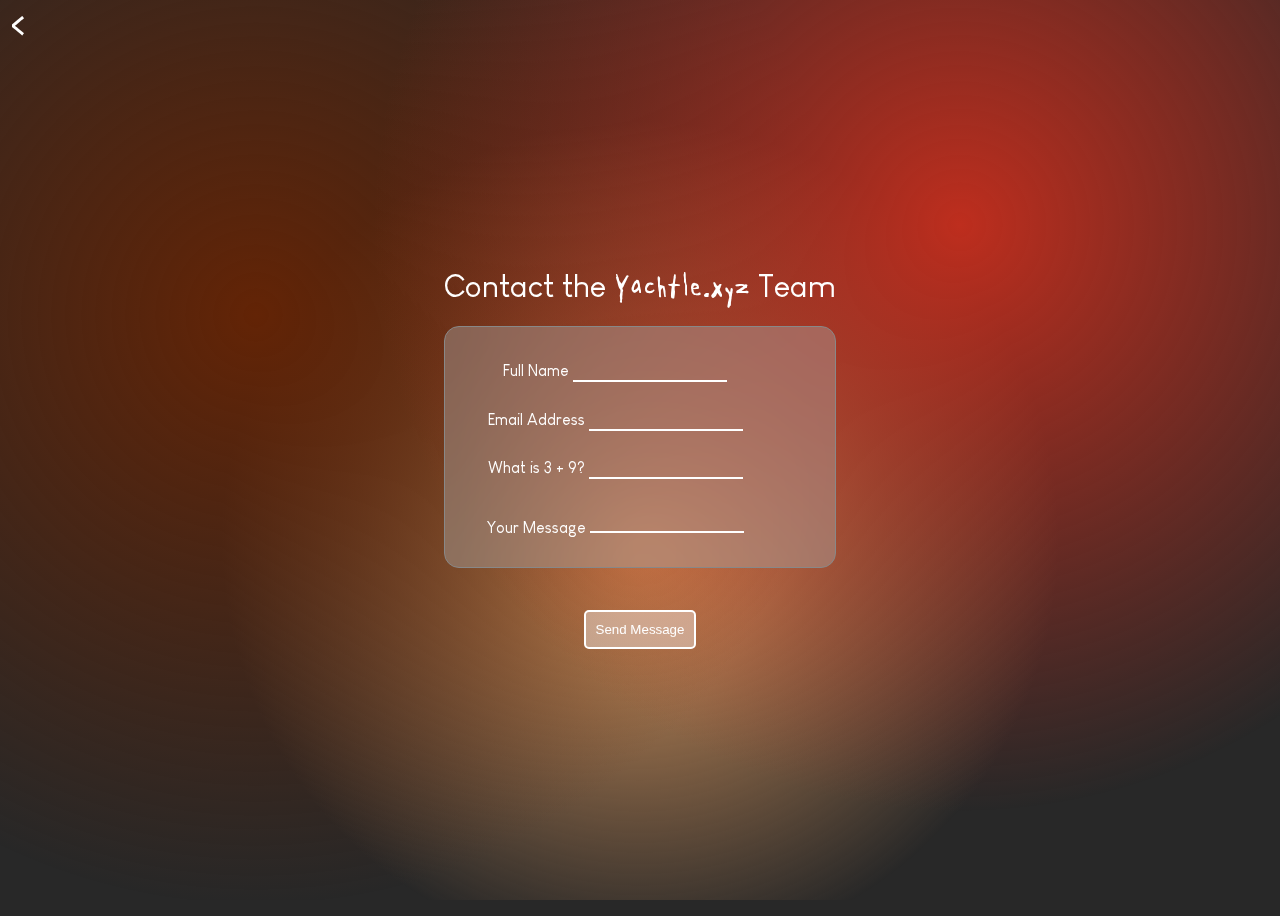
<file: contact-us/index.html>
<!DOCTYPE html>
<html lang="en">
<head>
    <meta charset="UTF-8">
    <meta name="viewport" content="width=device-width, initial-scale=1.0">
    <link rel="stylesheet" href="contact.css">
    <title>Contact the Yachtle.xyz Team</title>
</head>
<body>
    <a href="/" class="backButton">&lt;</a>
    <div class="background"></div>
    <div class="form-container">
        <div class="titles">
            <h1>Contact the <span class="title">Yachtle.xyz</span> Team</h1>
        </div>
        <form action="https://api.web3forms.com/submit" method="POST" id="contact-form">
            <input type="hidden" name="access_key" value="a5a3e78a-61f8-4588-b84f-d578f4610549" />
            <input type="hidden" name="subject" value="New Website Enquiry" />
            <input type="checkbox" name="botcheck" style="display: none;" />
            <div class="card">
              <div class="form-group">
                  <label for="name" class="form-label">Full Name</label>
                  <input type="text" name="name" id="name" required class="form-input" />
              </div>
              <div class="form-group">
                  <label for="email" class="form-label">Email Address</label>
                  <input type="email" name="email" id="email" required class="form-input" />
              </div>
              <div class="form-group">
                  <label for="math-answer" class="form-label"><span id="math-question-text"></span></label>
                  <input type="text" name="math-answer" id="math-answer" required class="form-input" />
              </div>            
              <div class="form-group message-form">
                  <label for="message" class="form-label">Your Message</label>
                  <textarea rows="1" name="message" id="message" class="form-input" required></textarea>
              </div>
            </div>
            <p id="submission-result"></p>
            
            <div class="form-group">
                <button type="submit" class="submit-button">Send Message</button>
            </div>
        </form>
    </div>
    <script src="contact.js"></script>
</body>
</html>
</file>
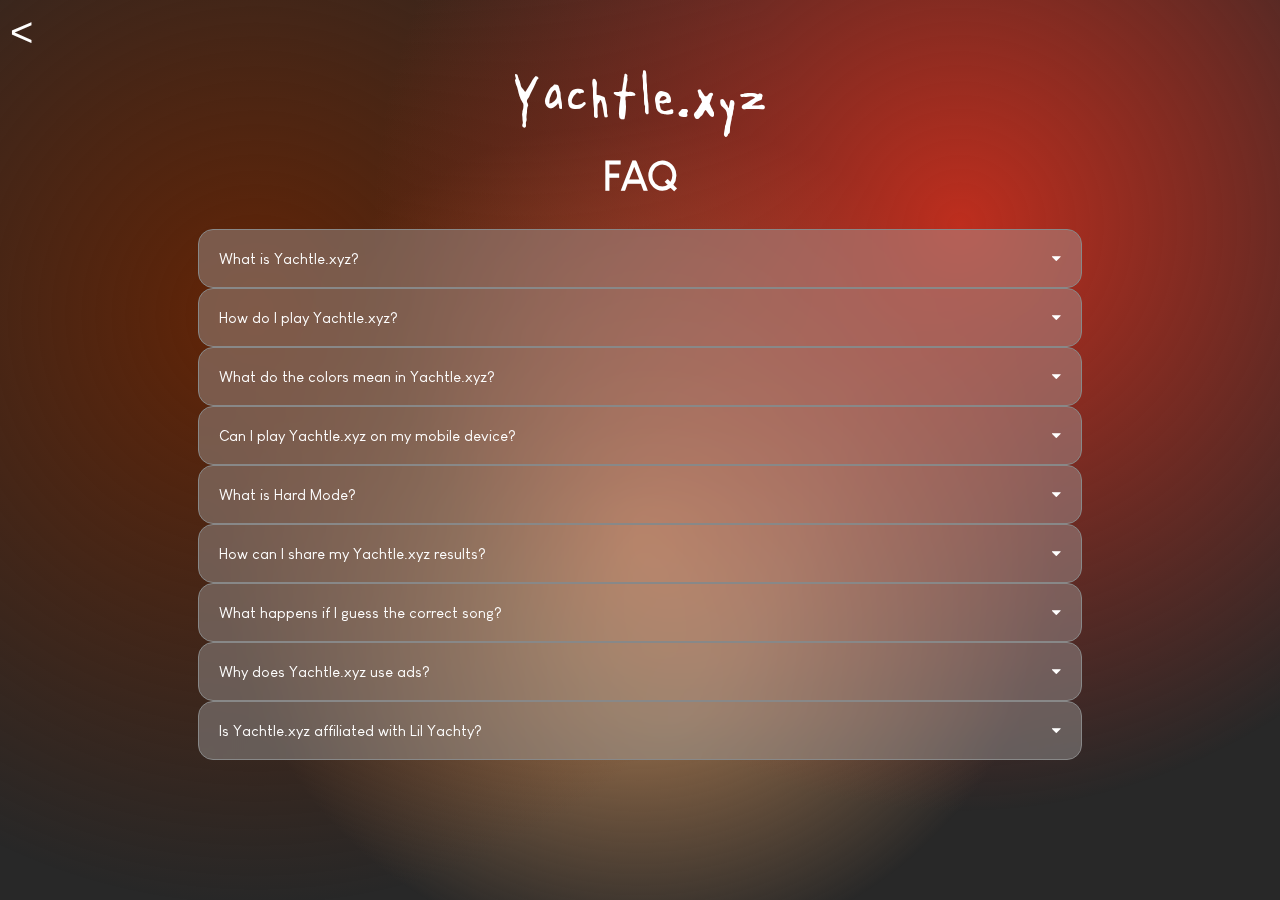
<file: faq/index.html>
<!DOCTYPE html>
<html lang="en">
    <head>
        <meta charset="UTF-8">
        <meta name="viewport" content="width=device-width, initial-scale=1.0">
        <title>How to play Yachtle.xyz</title>
        <link rel="icon" type="image/x-icon" href="tswizzle.ico">
        <link rel="stylesheet" href="faq.css">
        <link rel="stylesheet" href="https://cdnjs.cloudflare.com/ajax/libs/font-awesome/4.7.0/css/font-awesome.min.css">
    </head>
    <body>
        <div class="background"></div>
        <a href="/" class="backButton">&lt;</a>
        <h1>Yachtle.xyz</h1>
        <h2>FAQ</h2>

        <button class="accordion">What is Yachtle.xyz?<i class="fa fa-caret-down"></i></button>
        <div class="panel">
            <p>Yachtle.xyz is a Wordle-inspired game tailored for Lil Yachty fans. It challenges players to guess Lil Yachty songs within a certain number of guesses, providing clues for each attempt.</p>
        </div>

        <button class="accordion">How do I play Yachtle.xyz?<i class="fa fa-caret-down"></i></button>
        <div class="panel">
            <p>Enter a Lil Yachty song title in the input field and submit your guess. The game provides feedback to guide you closer to the correct song.</p>
        </div>

        <button class="accordion">What do the colors mean in Yachtle.xyz?<i class="fa fa-caret-down"></i></button>
        <div class="panel">
            <p>Green indicates a correct match. Yellow suggests you're close, with specifics for album, track number, track length, and featured artists.</p>
        </div>

        <button class="accordion">Can I play Yachtle.xyz on my mobile device?<i class="fa fa-caret-down"></i></button>
        <div class="panel">
            <p>Yes, Yachtle.xyz is designed to be mobile-friendly and can be played on any device through a web browser!</p>
        </div>

        <button class="accordion">What is Hard Mode?<i class="fa fa-caret-down"></i></button>
        <div class="panel">
            <p>Hard Mode includes all Deluxe songs, increasing the challenge for experienced fans.</p>
        </div>

        <button class="accordion">How can I share my Yachtle.xyz results?<i class="fa fa-caret-down"></i></button>
        <div class="panel">
            <p>After completing a game, click the "Share your Results" button to generate a summary of your game that can be shared on social media or with friends.</p>
        </div>

        <button class="accordion">What happens if I guess the correct song?<i class="fa fa-caret-down"></i></button>
        <div class="panel">
            <p>If you guess correctly, a win modal will appear, congratulating you and showing your game statistics, including your streak and total games won.</p>
        </div>
        
        <button class="accordion">Why does Yachtle.xyz use ads?<i class="fa fa-caret-down"></i></button>
        <div class="panel">
            <p>Ads support the ongoing development and hosting of Yachtle.xyz, allowing the game to remain free for all players.</p>
        </div>

        <button class="accordion">Is Yachtle.xyz affiliated with Lil Yachty?<i class="fa fa-caret-down"></i></button>
        <div class="panel">
            <p>No, Yachtle.xyz is a fan-made game and is not officially affiliated with Lil Yachty or their record labels.</p>
        </div>

        <script>
            var acc = document.getElementsByClassName("accordion");
            var i;

            for (i = 0; i < acc.length; i++) {
            acc[i].addEventListener("click", function() {
                this.classList.toggle("active");
                var panel = this.nextElementSibling;
                if (panel.style.display === "block") {
                    panel.style.maxHeight = '0px';
                    setTimeout(function(){
                        panel.style.display = "none";
                    }, 200);
                } else {
                    panel.style.display = "block";
                    panel.style.maxHeight = panel.scrollHeight + "px";
                } 
                // Rotate arrow icon logic (ensure you have the icons available or adjust accordingly)
                var icon = this.querySelector(".fa");
                if (icon) {
                    icon.style.transform = icon.style.transform === "rotate(180deg)" ? "rotate(0deg)" : "rotate(180deg)";
                }
            });
            }
        </script>
    </body>
</html>
</file>
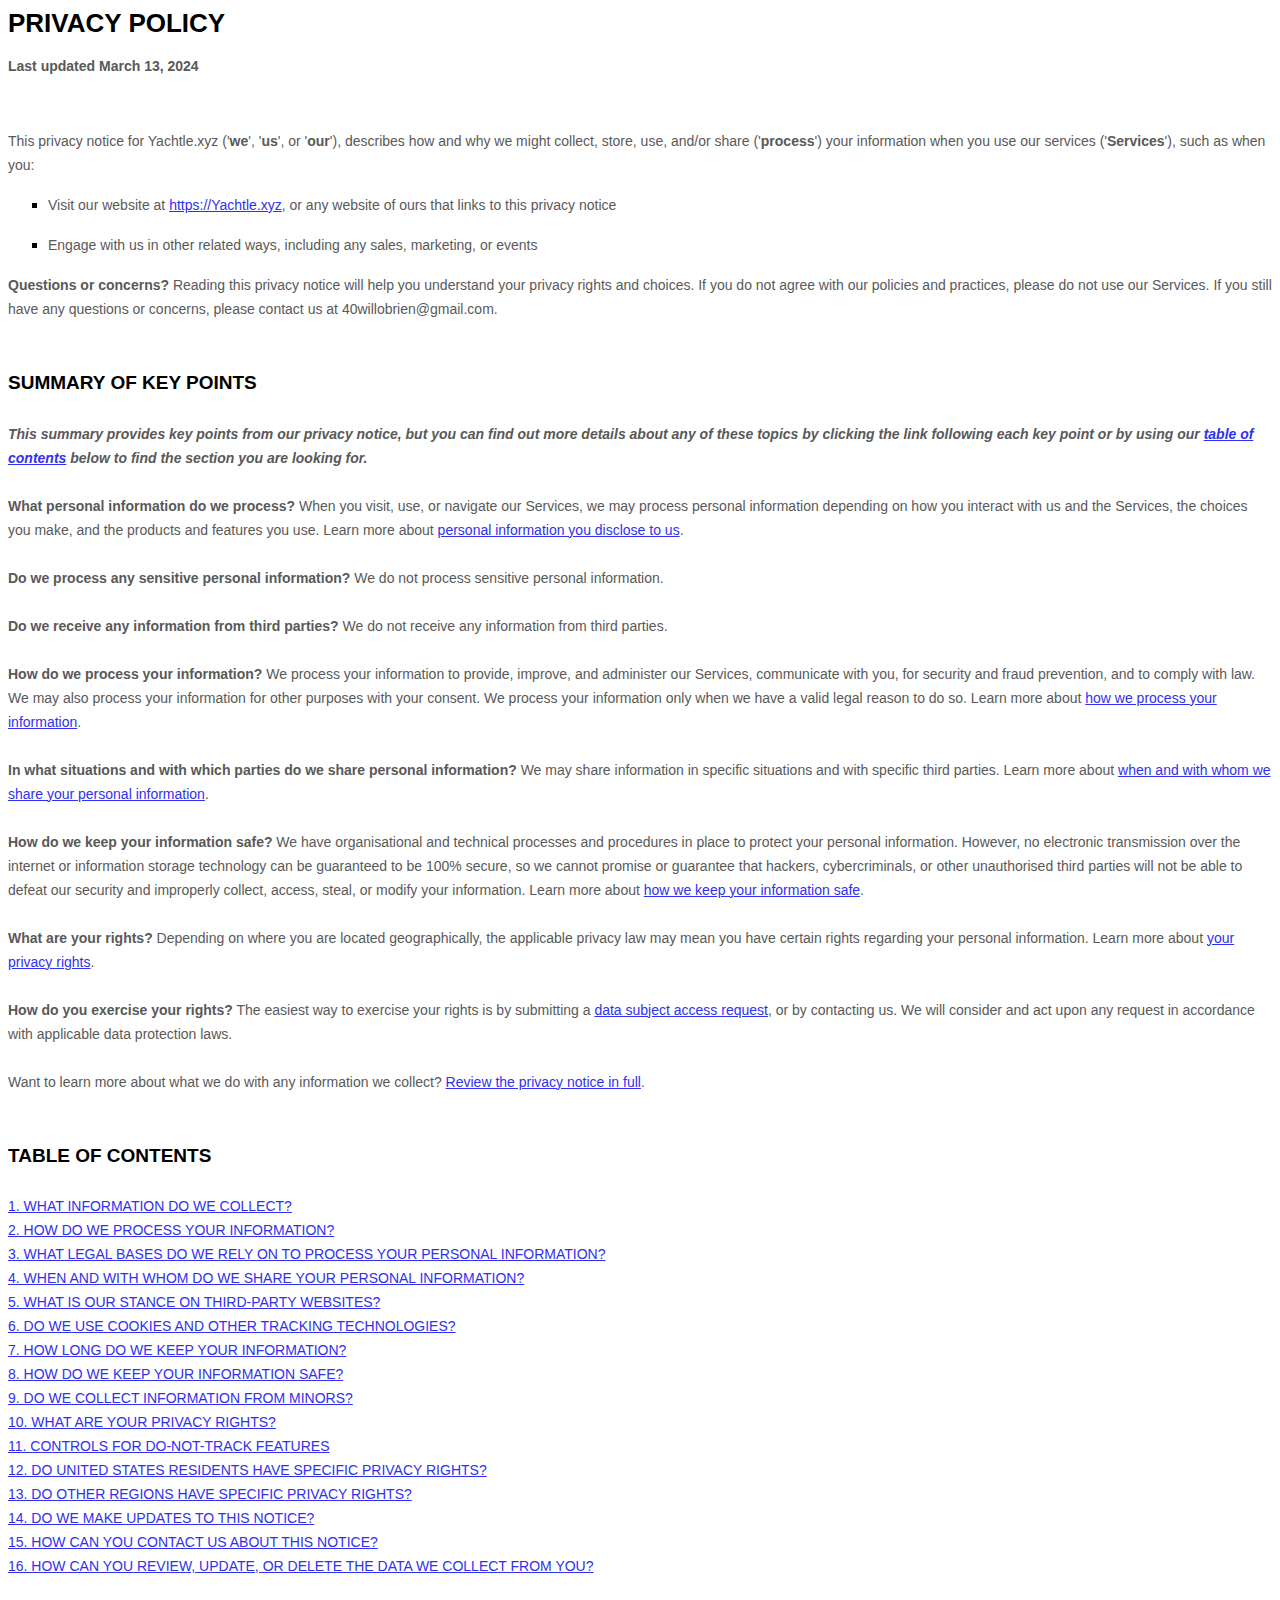
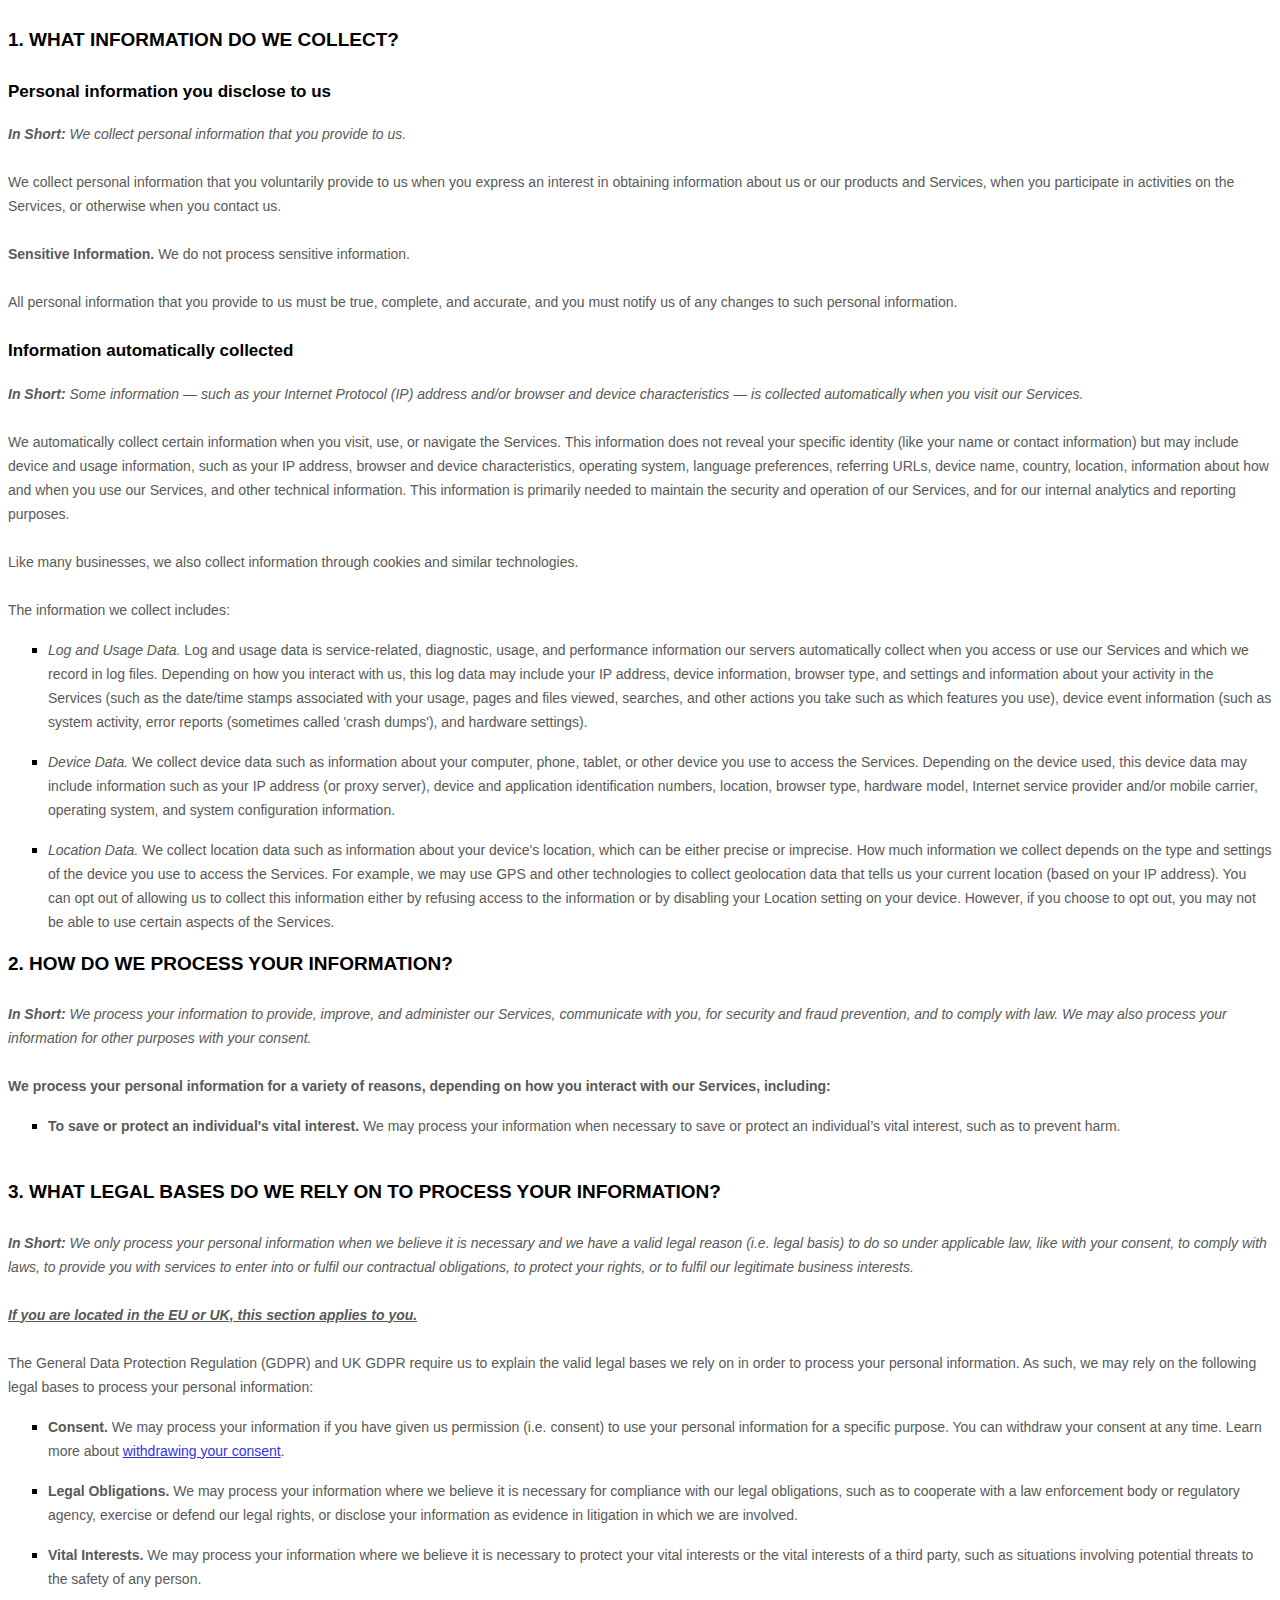
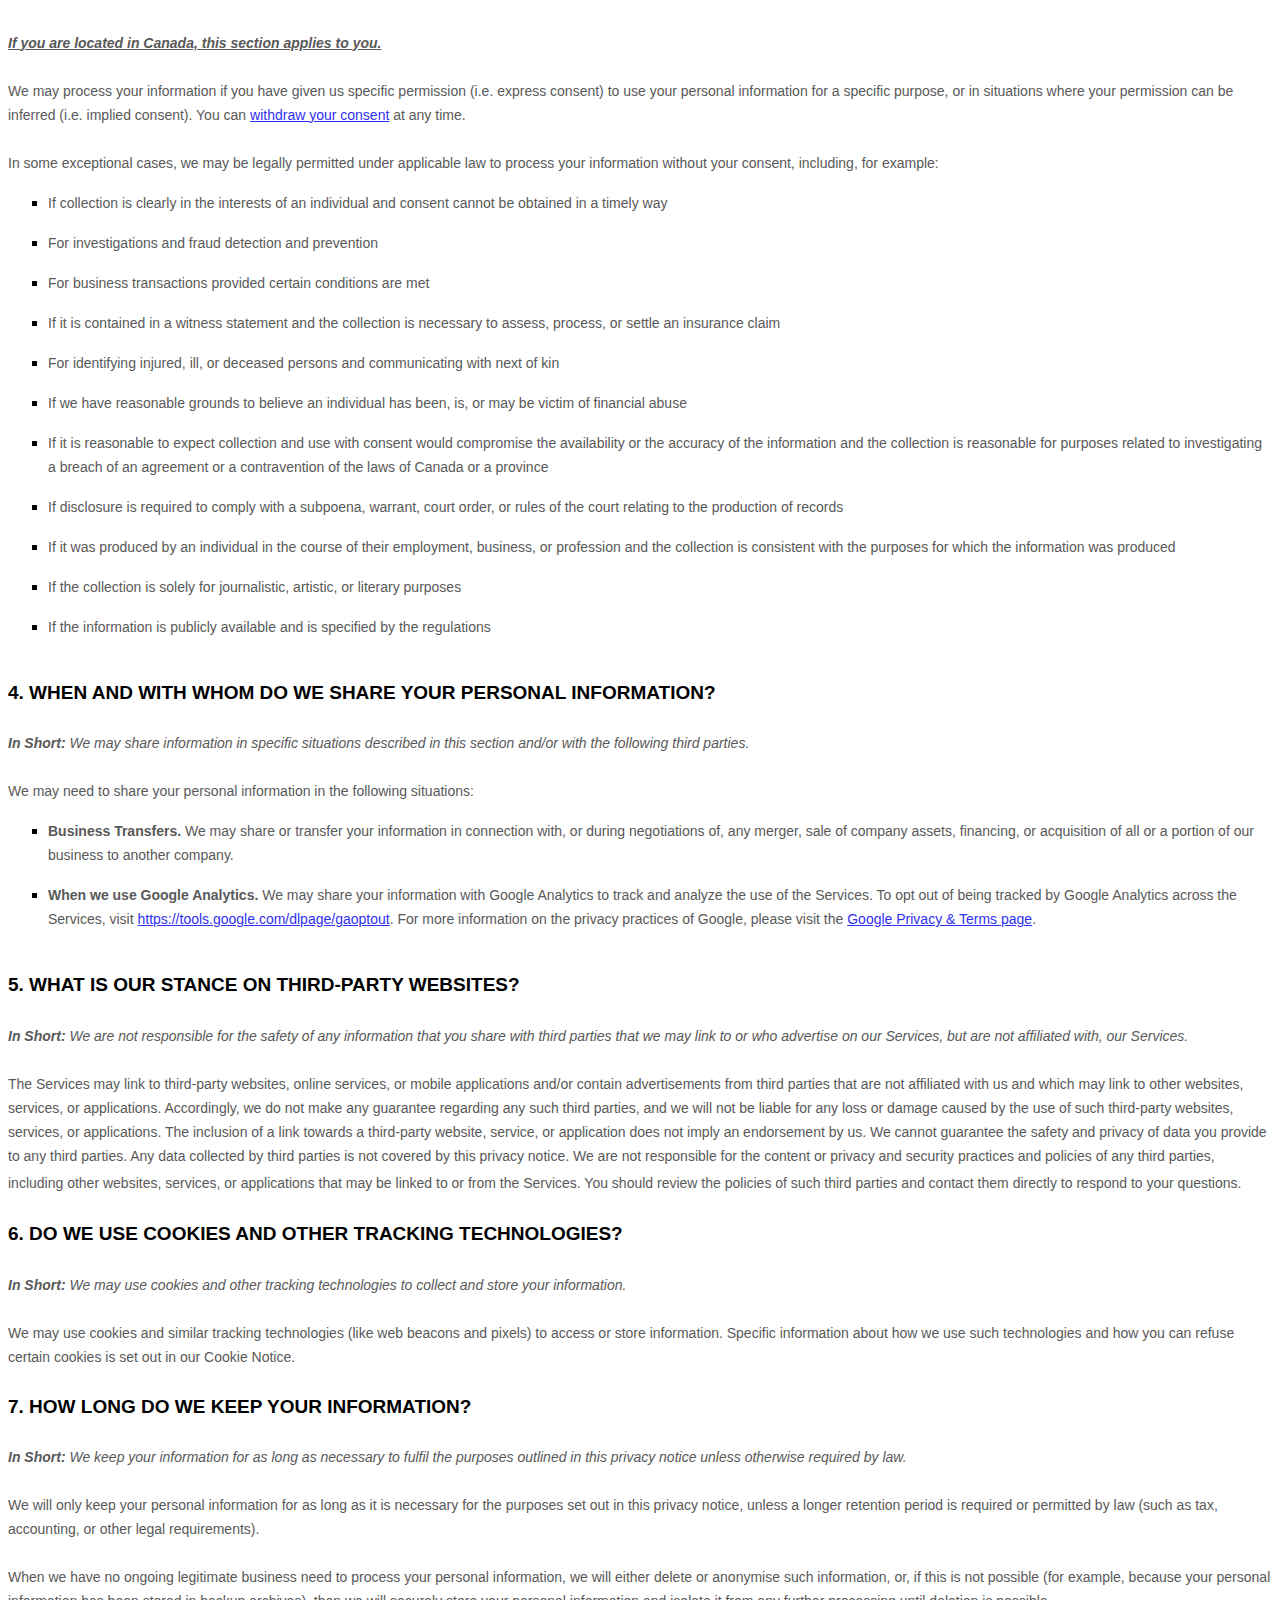
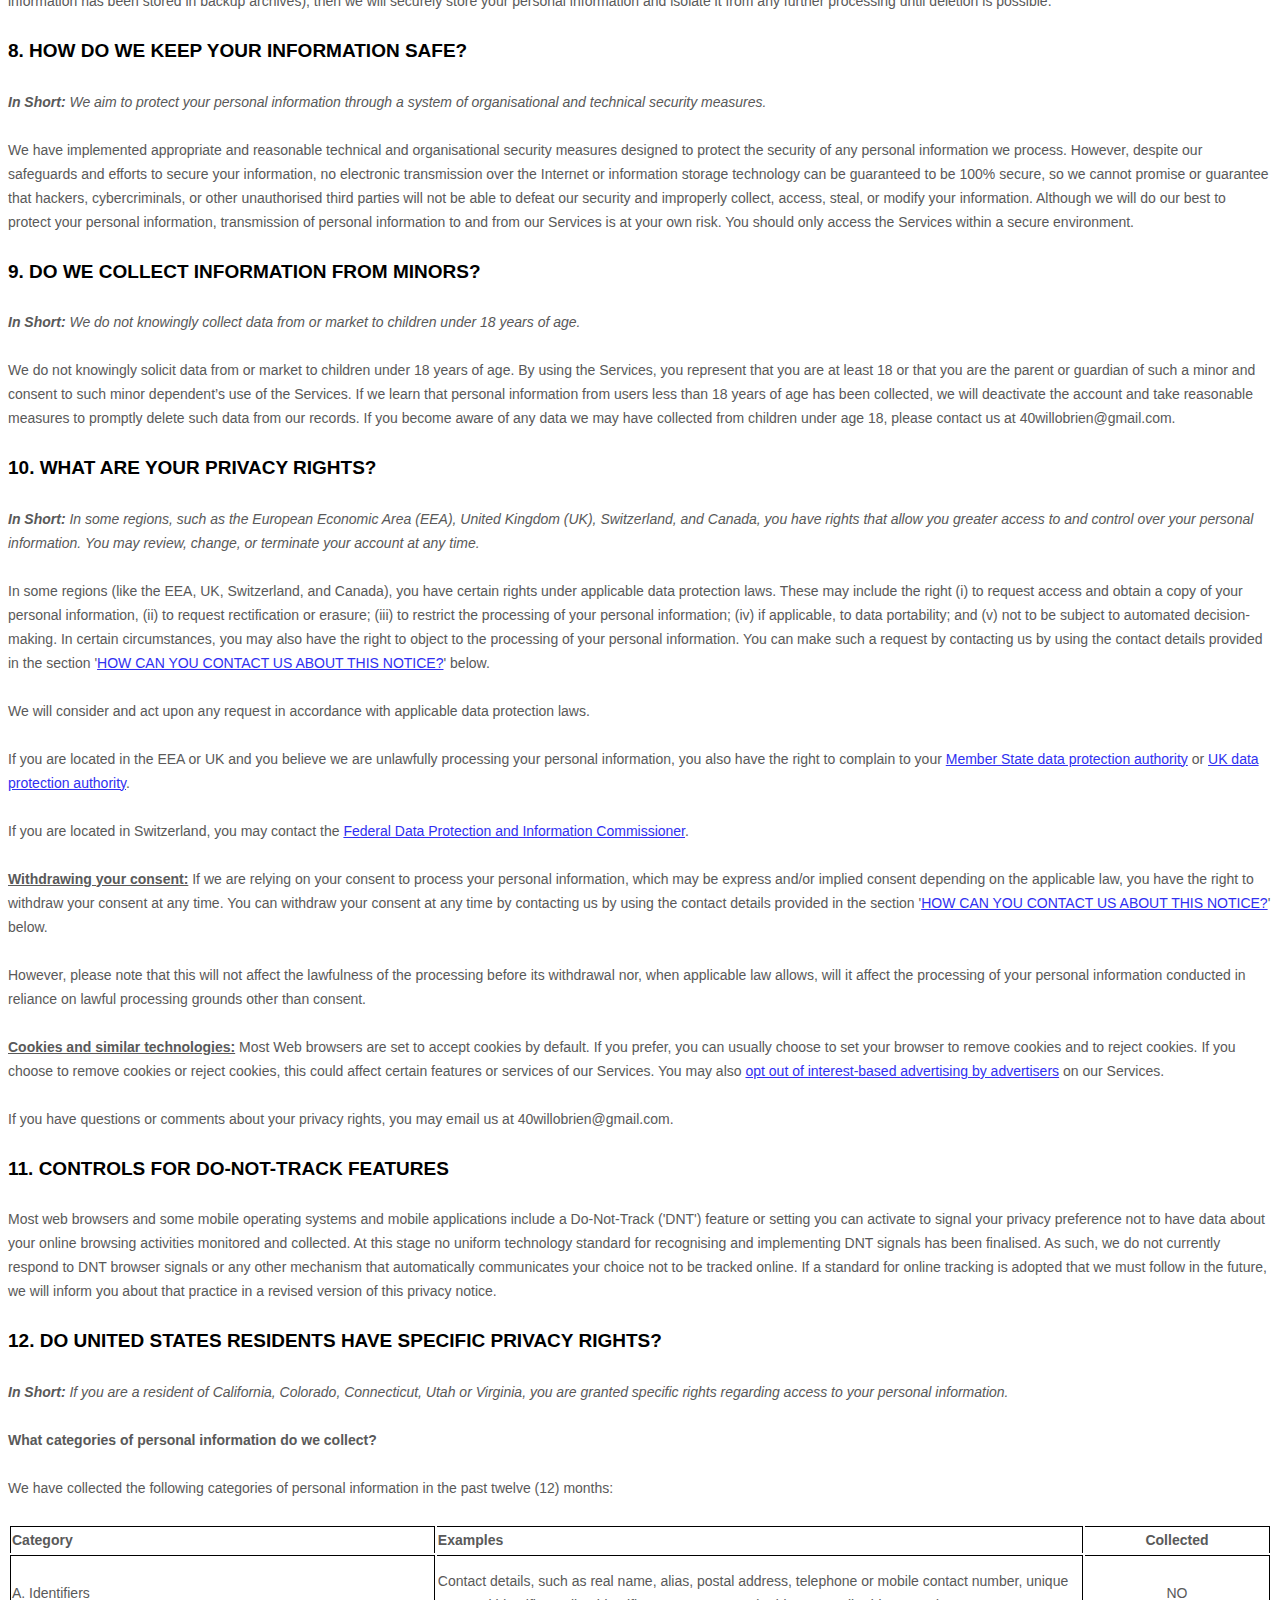
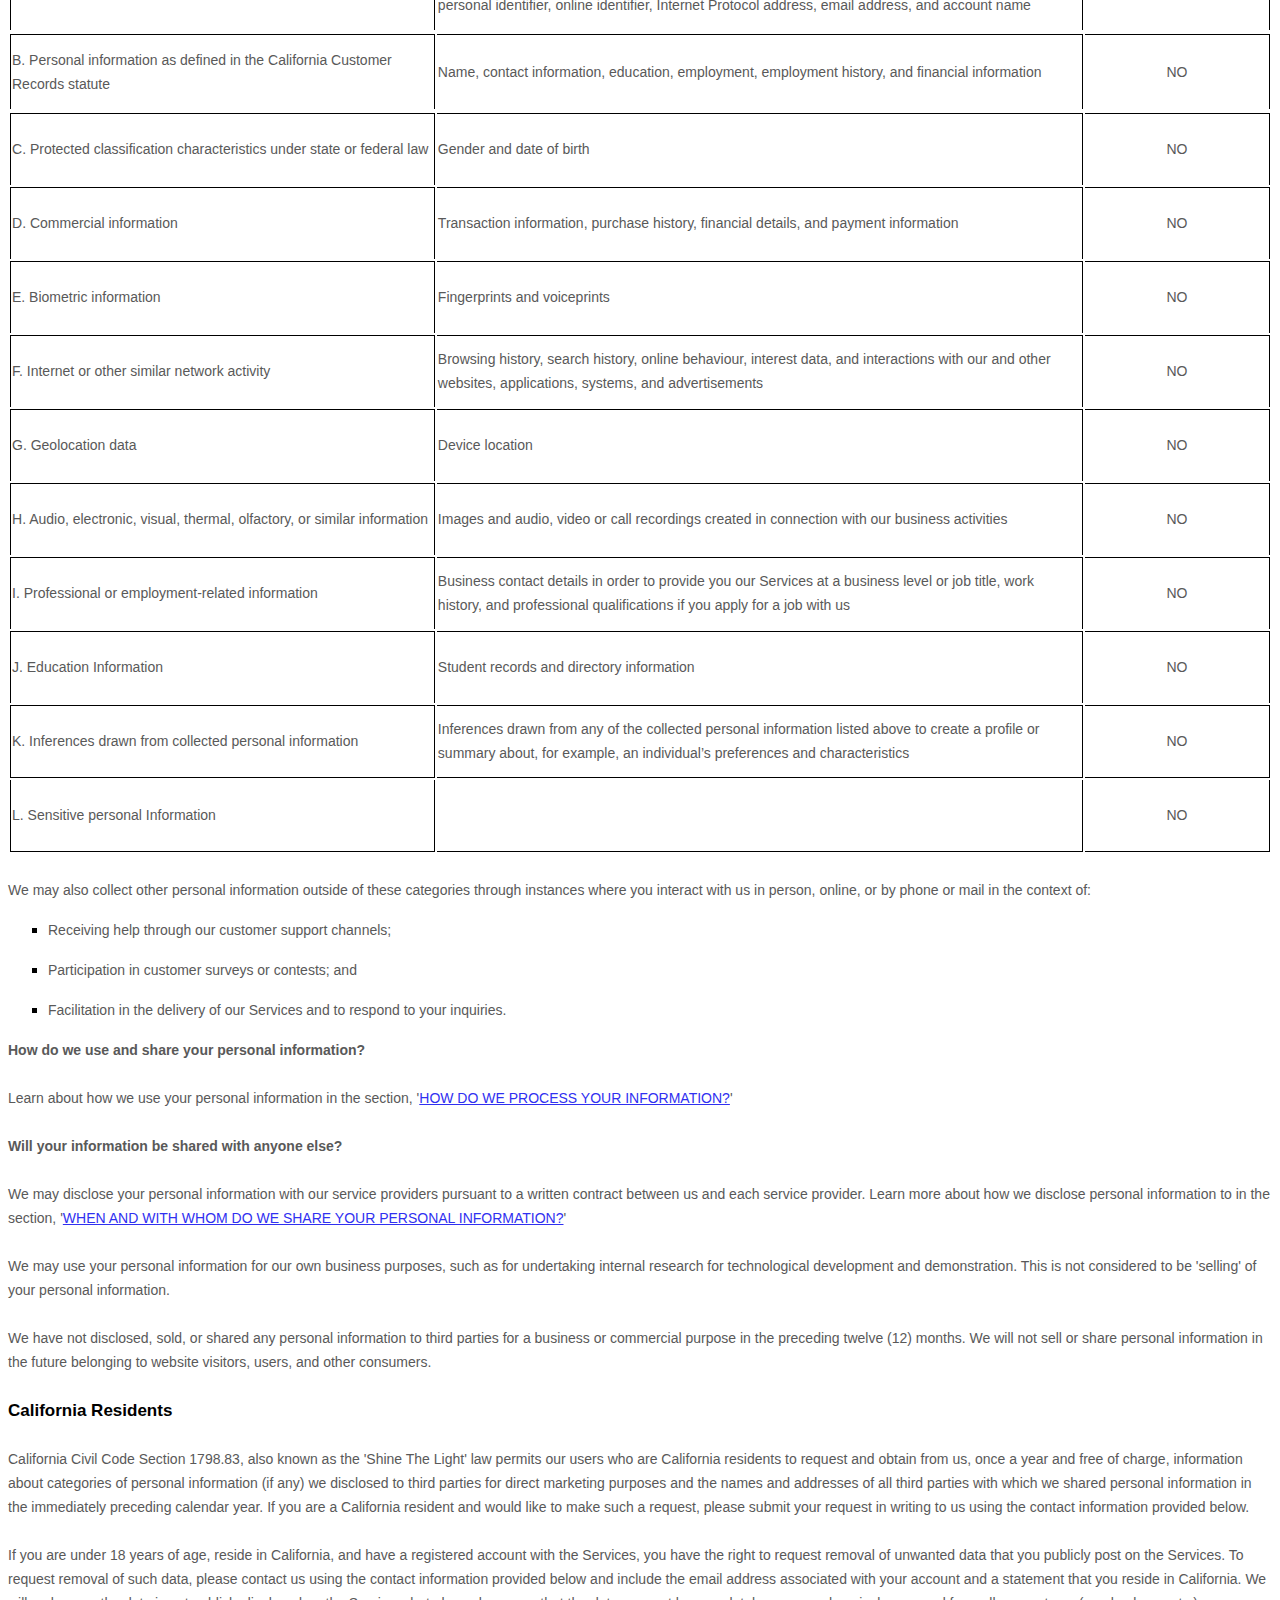
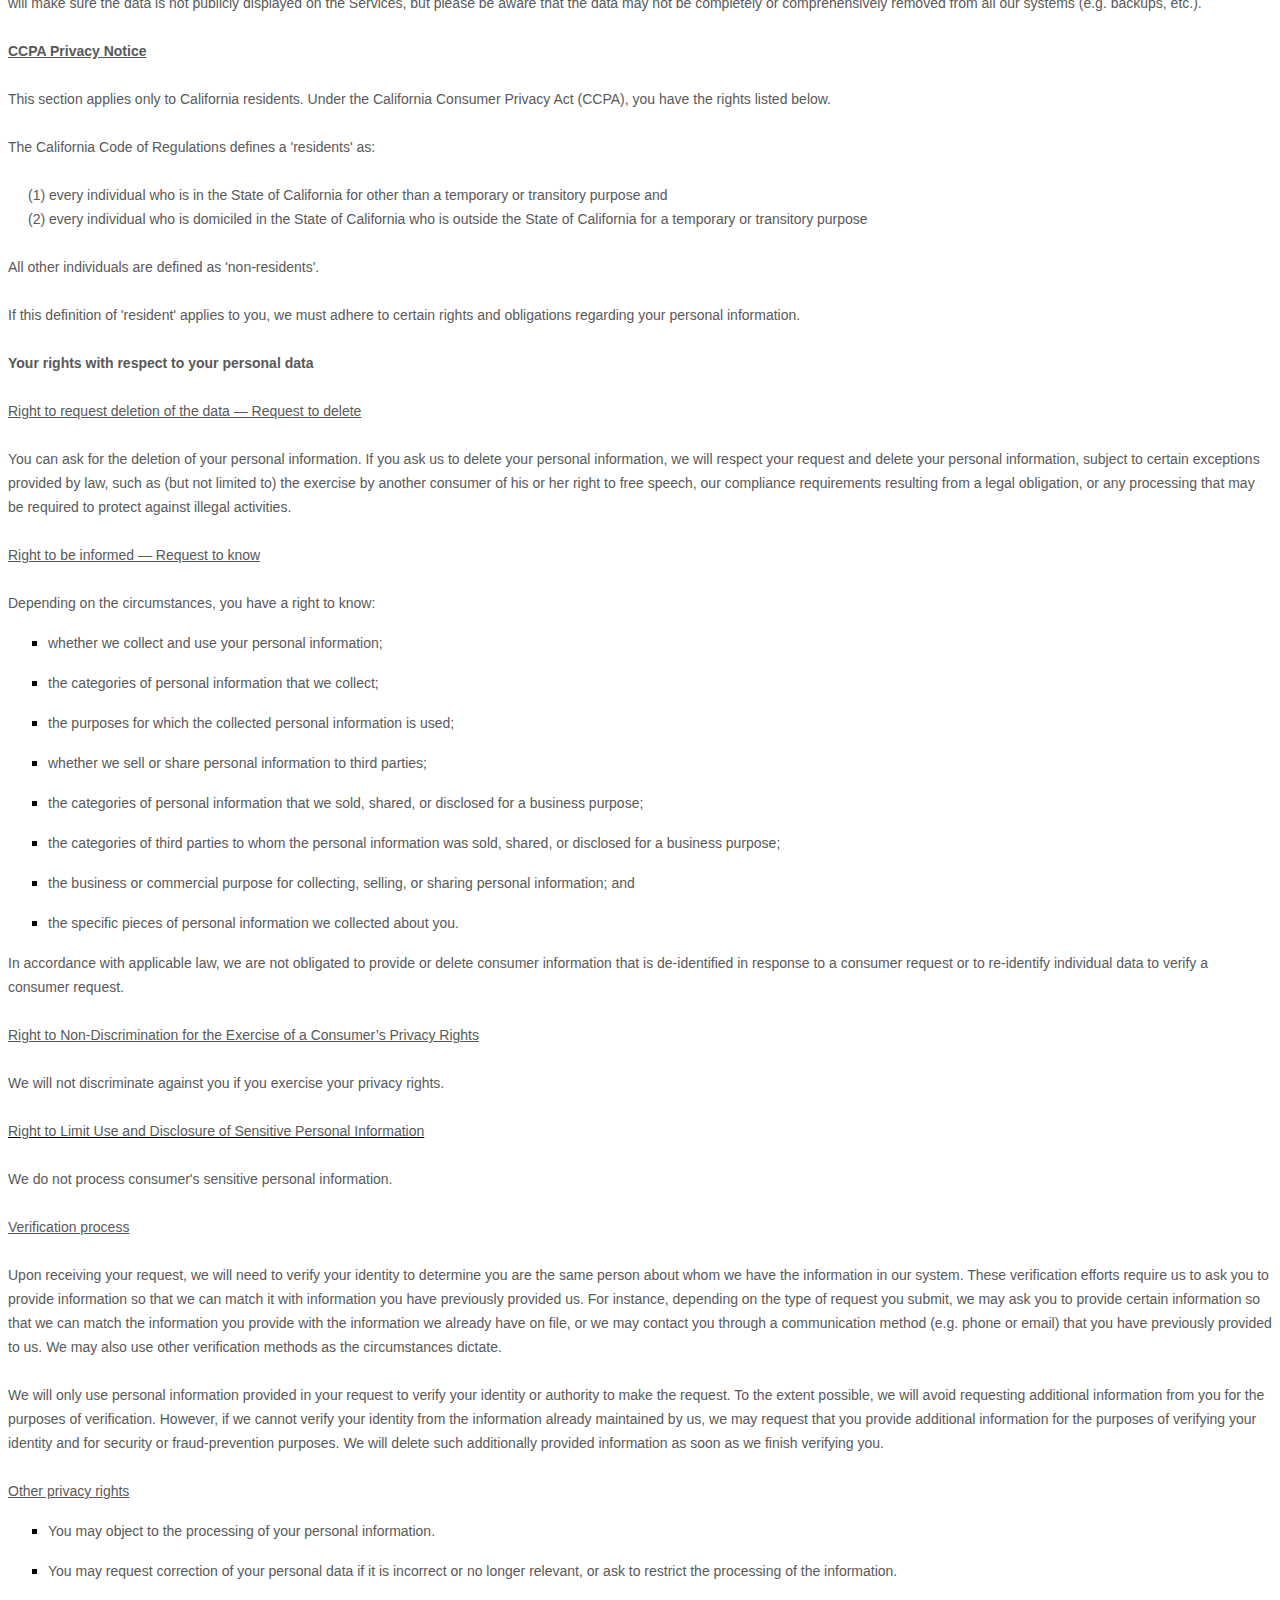
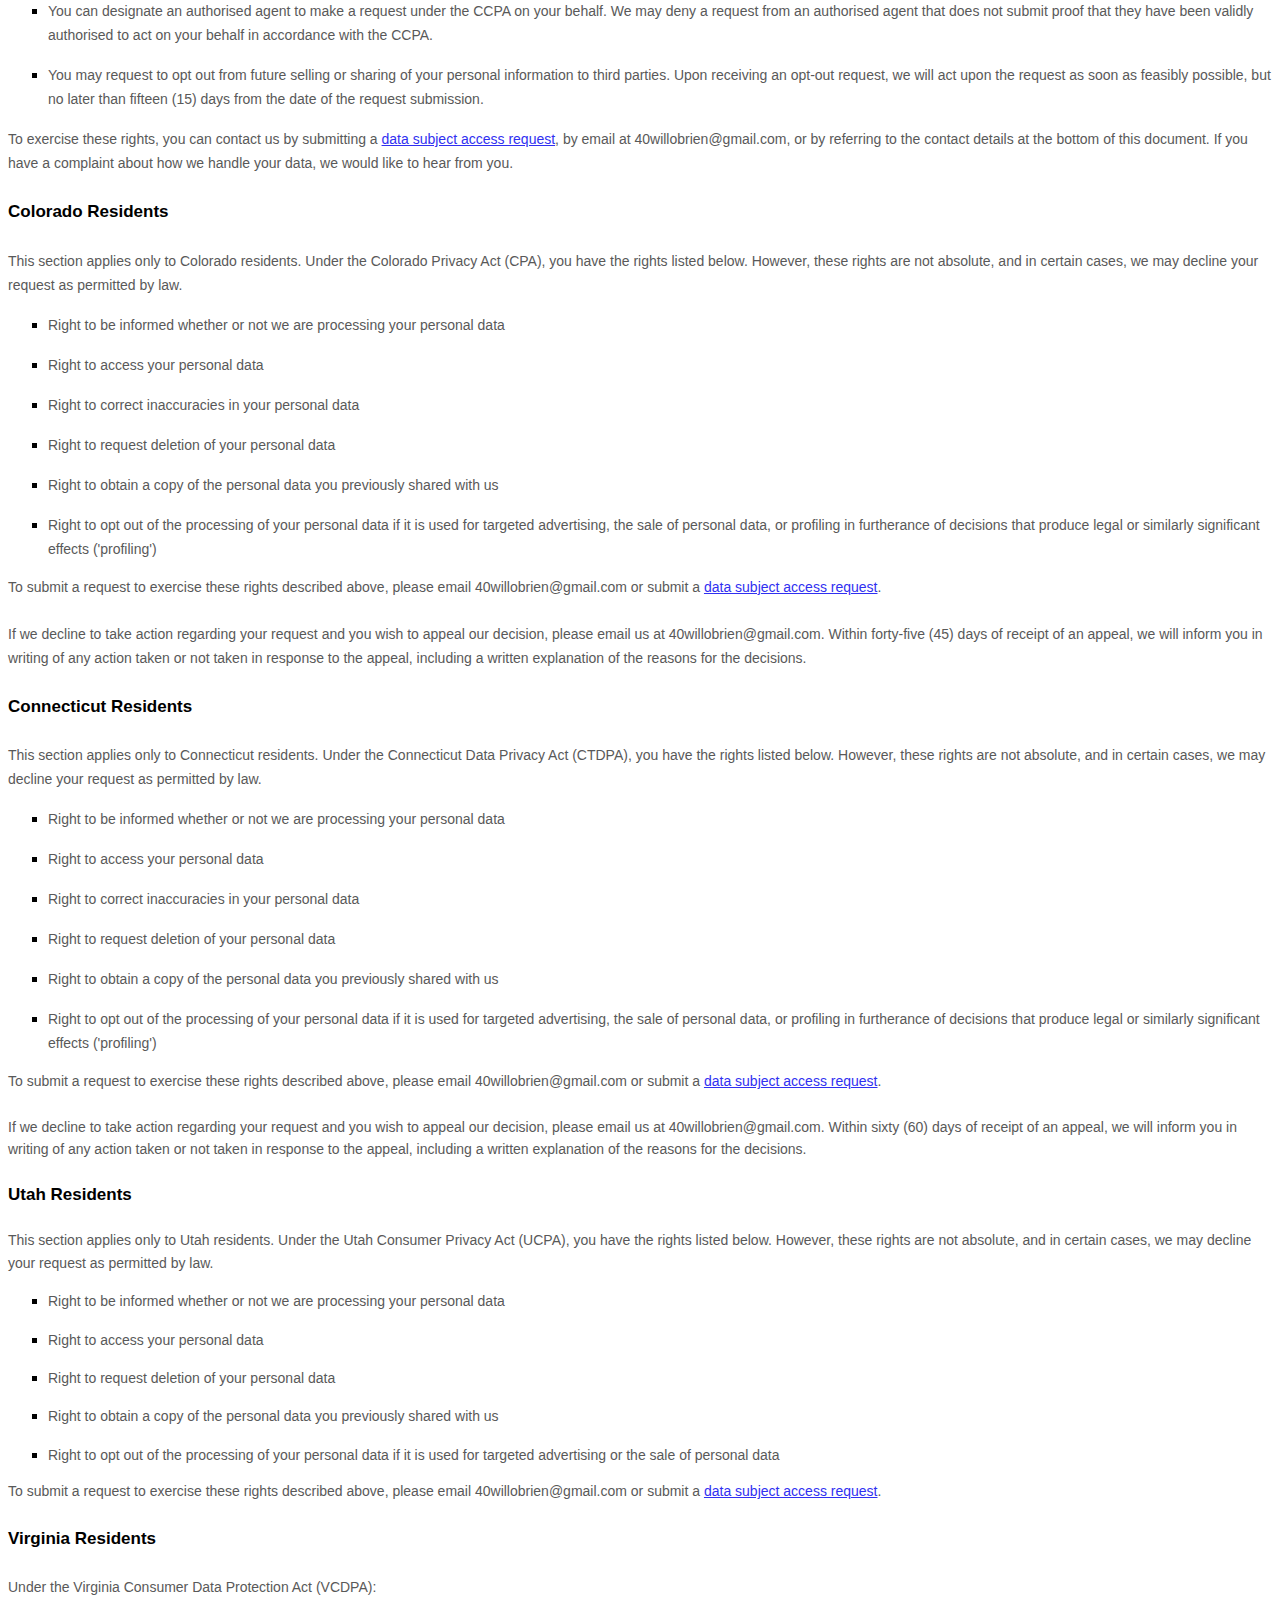
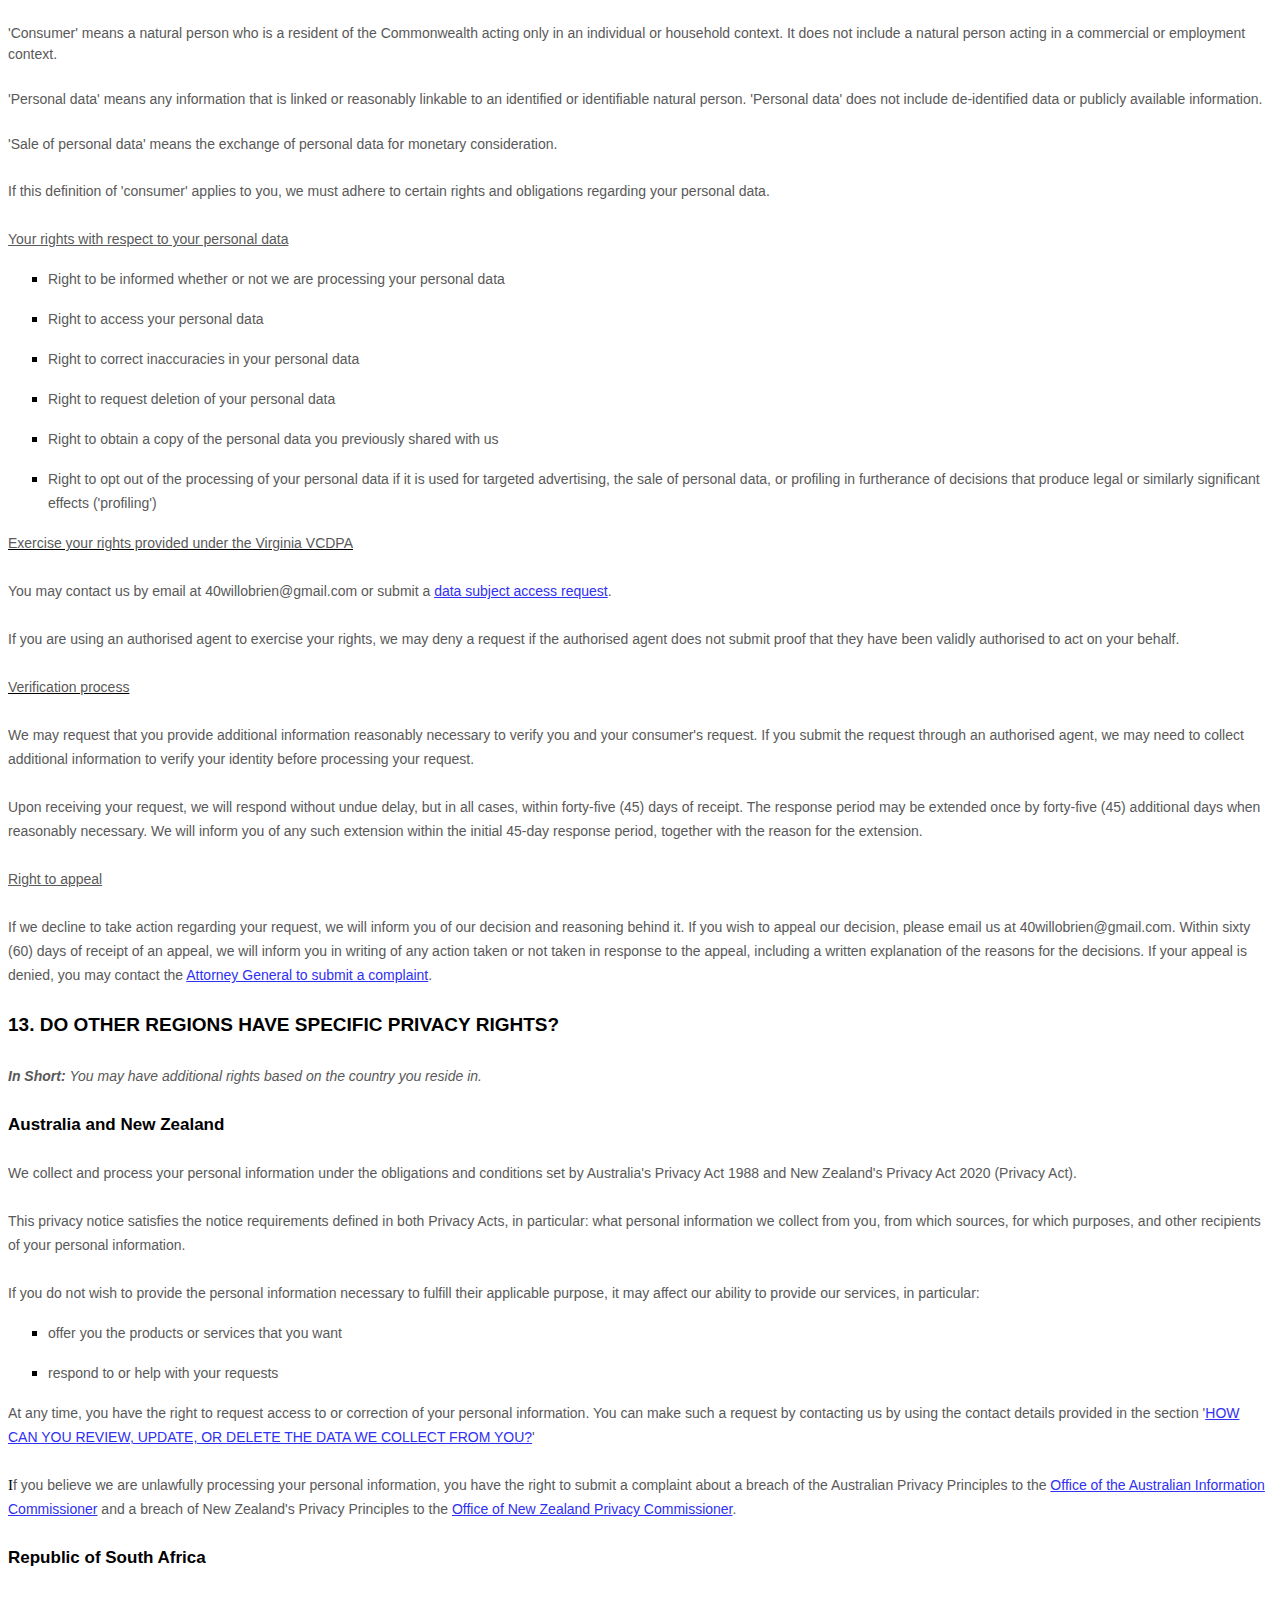
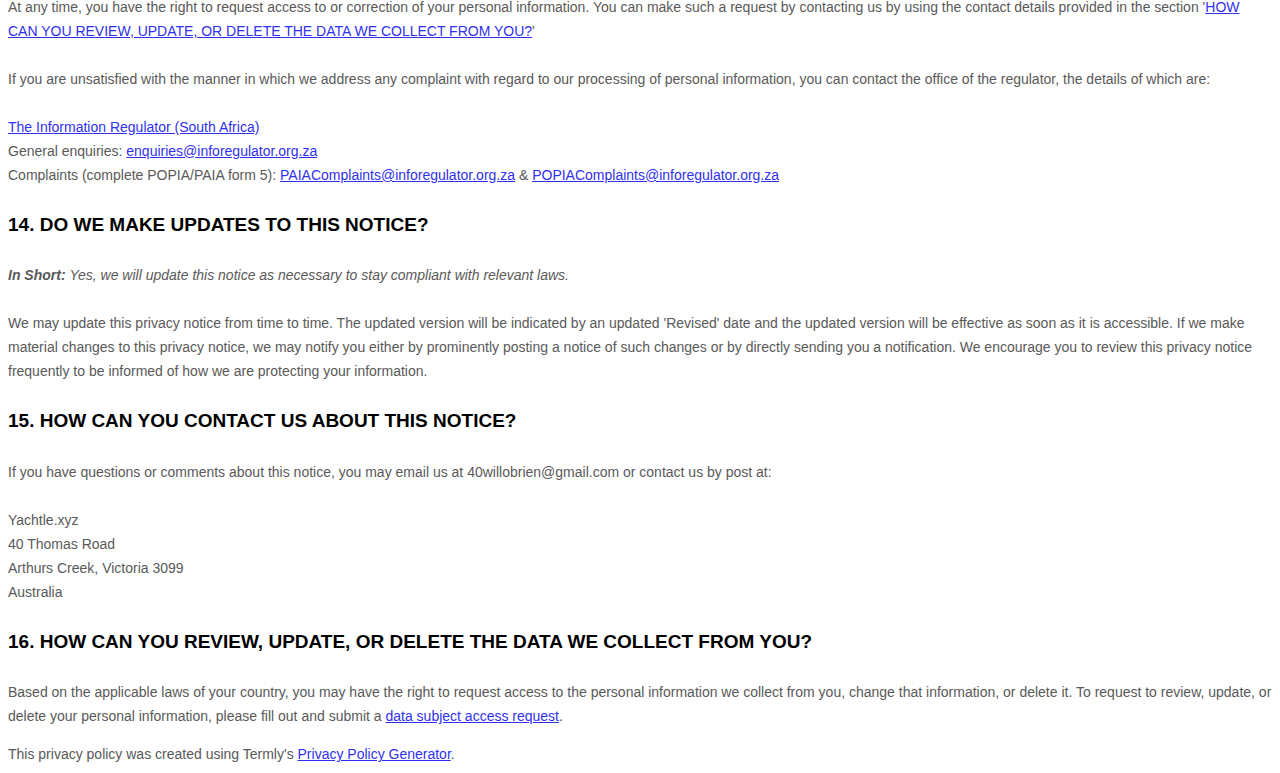
<file: privacy-policy/index.html>
<!DOCTYPE html>
<html lang="en">
<head>
    <meta charset="UTF-8">
    <meta name="viewport" content="width=device-width, initial-scale=1.0">
    <title>Document</title>
</head>
<body>
    <style>
        [data-custom-class='body'], [data-custom-class='body'] * {
                background: transparent !important;
              }
      [data-custom-class='title'], [data-custom-class='title'] * {
                font-family: Arial !important;
      font-size: 26px !important;
      color: #000000 !important;
              }
      [data-custom-class='subtitle'], [data-custom-class='subtitle'] * {
                font-family: Arial !important;
      color: #595959 !important;
      font-size: 14px !important;
              }
      [data-custom-class='heading_1'], [data-custom-class='heading_1'] * {
                font-family: Arial !important;
      font-size: 19px !important;
      color: #000000 !important;
              }
      [data-custom-class='heading_2'], [data-custom-class='heading_2'] * {
                font-family: Arial !important;
      font-size: 17px !important;
      color: #000000 !important;
              }
      [data-custom-class='body_text'], [data-custom-class='body_text'] * {
                color: #595959 !important;
      font-size: 14px !important;
      font-family: Arial !important;
              }
      [data-custom-class='link'], [data-custom-class='link'] * {
                color: #3030F1 !important;
      font-size: 14px !important;
      font-family: Arial !important;
      word-break: break-word !important;
              }
      </style>
      
            <div data-custom-class="body">
            <div><strong><span style="font-size: 26px;"><span data-custom-class="title"><bdt class="block-component"></bdt><bdt class="question">PRIVACY POLICY</bdt><bdt class="statement-end-if-in-editor"></bdt></span></span></strong></div><div><br></div><div><span style="color: rgb(127, 127, 127);"><strong><span style="font-size: 15px;"><span data-custom-class="subtitle">Last updated <bdt class="question">March 13, 2024</bdt></span></span></strong></span></div><div><br></div><div><br></div><div><br></div><div style="line-height: 1.5;"><span style="color: rgb(127, 127, 127);"><span style="color: rgb(89, 89, 89); font-size: 15px;"><span data-custom-class="body_text">This privacy notice for <bdt class="question">Yachtle.xyz<bdt class="block-component"></bdt></bdt> (<bdt class="block-component"></bdt>'<strong>we</strong>', '<strong>us</strong>', or '<strong>our</strong>'<bdt class="else-block"></bdt></span><span data-custom-class="body_text">), describes how and why we might collect, store, use, and/or share (<bdt class="block-component"></bdt>'<strong>process</strong>'<bdt class="else-block"></bdt>) your information when you use our services (<bdt class="block-component"></bdt>'<strong>Services</strong>'<bdt class="else-block"></bdt>), such as when you:</span></span></span><span style="font-size: 15px;"><span style="color: rgb(127, 127, 127);"><span data-custom-class="body_text"><span style="color: rgb(89, 89, 89);"><span data-custom-class="body_text"><bdt class="block-component"></bdt></span></span></span></span></span></div><ul><li style="line-height: 1.5;"><span style="font-size: 15px; color: rgb(89, 89, 89);"><span style="font-size: 15px; color: rgb(89, 89, 89);"><span data-custom-class="body_text">Visit our website<bdt class="block-component"></bdt> at <span style="color: rgb(0, 58, 250);"><bdt class="question"><a href="https://Yachtle.xyz" target="_blank" data-custom-class="link">https://Yachtle.xyz</a></bdt></span><span style="font-size: 15px;"><span style="color: rgb(89, 89, 89);"><span data-custom-class="body_text"><span style="font-size: 15px;"><span style="color: rgb(89, 89, 89);"><bdt class="statement-end-if-in-editor">, or any website of ours that links to this privacy notice</bdt></span></span></span></span></span></span></span></span></li></ul><div><bdt class="block-component"><span style="font-size: 15px;"><span style="font-size: 15px;"><span style="color: rgb(127, 127, 127);"><span data-custom-class="body_text"><span style="color: rgb(89, 89, 89);"><span data-custom-class="body_text"><bdt class="block-component"></bdt></bdt></span></span></span></span></span></span></span></span></li></ul><div style="line-height: 1.5;"><span style="font-size: 15px;"><span style="color: rgb(127, 127, 127);"><span data-custom-class="body_text"><span style="color: rgb(89, 89, 89);"><span data-custom-class="body_text"><bdt class="block-component"></bdt></span></span></span></span></span></div><ul><li style="line-height: 1.5;"><span style="font-size: 15px; color: rgb(89, 89, 89);"><span style="font-size: 15px; color: rgb(89, 89, 89);"><span data-custom-class="body_text">Engage with us in other related ways, including any sales, marketing, or events<span style="font-size: 15px;"><span style="color: rgb(89, 89, 89);"><span data-custom-class="body_text"><span style="font-size: 15px;"><span style="color: rgb(89, 89, 89);"><bdt class="statement-end-if-in-editor"></bdt></span></span></span></span></span></span></span></span></li></ul><div style="line-height: 1.5;"><span style="font-size: 15px;"><span style="color: rgb(127, 127, 127);"><span data-custom-class="body_text"><strong>Questions or concerns? </strong>Reading this privacy notice will help you understand your privacy rights and choices. If you do not agree with our policies and practices, please do not use our Services.<bdt class="block-component"></bdt> If you still have any questions or concerns, please contact us at <bdt class="question">40willobrien@gmail.com</bdt>.</span></span></span></div><div style="line-height: 1.5;"><br></div><div style="line-height: 1.5;"><br></div><div style="line-height: 1.5;"><strong><span style="font-size: 15px;"><span data-custom-class="heading_1">SUMMARY OF KEY POINTS</span></span></strong></div><div style="line-height: 1.5;"><br></div><div style="line-height: 1.5;"><span style="font-size: 15px;"><span data-custom-class="body_text"><strong><em>This summary provides key points from our privacy notice, but you can find out more details about any of these topics by clicking the link following each key point or by using our </em></strong></span></span><a data-custom-class="link" href="#toc"><span style="color: rgb(0, 58, 250); font-size: 15px;"><span data-custom-class="body_text"><strong><em>table of contents</em></strong></span></span></a><span style="font-size: 15px;"><span data-custom-class="body_text"><strong><em> below to find the section you are looking for.</em></strong></span></span></div><div style="line-height: 1.5;"><br></div><div style="line-height: 1.5;"><span style="font-size: 15px;"><span data-custom-class="body_text"><strong>What personal information do we process?</strong> When you visit, use, or navigate our Services, we may process personal information depending on how you interact with us and the Services, the choices you make, and the products and features you use. Learn more about </span></span><a data-custom-class="link" href="#personalinfo"><span style="color: rgb(0, 58, 250); font-size: 15px;"><span data-custom-class="body_text">personal information you disclose to us</span></span></a><span data-custom-class="body_text">.</span></div><div style="line-height: 1.5;"><br></div><div style="line-height: 1.5;"><span style="font-size: 15px;"><span data-custom-class="body_text"><strong>Do we process any sensitive personal information?</strong> <bdt class="block-component"></bdt>We do not process sensitive personal information.<bdt class="else-block"></bdt></span></span></div><div style="line-height: 1.5;"><br></div><div style="line-height: 1.5;"><span style="font-size: 15px;"><span data-custom-class="body_text"><strong>Do we receive any information from third parties?</strong> <bdt class="block-component"></bdt>We do not receive any information from third parties.<bdt class="else-block"></bdt></span></span></div><div style="line-height: 1.5;"><br></div><div style="line-height: 1.5;"><span style="font-size: 15px;"><span data-custom-class="body_text"><strong>How do we process your information?</strong> We process your information to provide, improve, and administer our Services, communicate with you, for security and fraud prevention, and to comply with law. We may also process your information for other purposes with your consent. We process your information only when we have a valid legal reason to do so. Learn more about </span></span><a data-custom-class="link" href="#infouse"><span style="color: rgb(0, 58, 250); font-size: 15px;"><span data-custom-class="body_text">how we process your information</span></span></a><span data-custom-class="body_text">.</span></div><div style="line-height: 1.5;"><br></div><div style="line-height: 1.5;"><span style="font-size: 15px;"><span data-custom-class="body_text"><strong>In what situations and with which <bdt class="block-component"></bdt>parties do we share personal information?</strong> We may share information in specific situations and with specific <bdt class="block-component"></bdt>third parties. Learn more about </span></span><a data-custom-class="link" href="#whoshare"><span style="color: rgb(0, 58, 250); font-size: 15px;"><span data-custom-class="body_text">when and with whom we share your personal information</span></span></a><span style="font-size: 15px;"><span data-custom-class="body_text">.<bdt class="block-component"></bdt></span></span></div><div style="line-height: 1.5;"><br></div><div style="line-height: 1.5;"><span style="font-size: 15px;"><span data-custom-class="body_text"><strong>How do we keep your information safe?</strong> We have <bdt class="block-component"></bdt>organisational<bdt class="else-block"></bdt> and technical processes and procedures in place to protect your personal information. However, no electronic transmission over the internet or information storage technology can be guaranteed to be 100% secure, so we cannot promise or guarantee that hackers, cybercriminals, or other <bdt class="block-component"></bdt>unauthorised<bdt class="else-block"></bdt> third parties will not be able to defeat our security and improperly collect, access, steal, or modify your information. Learn more about </span></span><a data-custom-class="link" href="#infosafe"><span style="color: rgb(0, 58, 250); font-size: 15px;"><span data-custom-class="body_text">how we keep your information safe</span></span></a><span data-custom-class="body_text">.</span><span style="font-size: 15px;"><span data-custom-class="body_text"><bdt class="statement-end-if-in-editor"></bdt></span></span></div><div style="line-height: 1.5;"><br></div><div style="line-height: 1.5;"><span style="font-size: 15px;"><span data-custom-class="body_text"><strong>What are your rights?</strong> Depending on where you are located geographically, the applicable privacy law may mean you have certain rights regarding your personal information. Learn more about </span></span><a data-custom-class="link" href="#privacyrights"><span style="color: rgb(0, 58, 250); font-size: 15px;"><span data-custom-class="body_text">your privacy rights</span></span></a><span data-custom-class="body_text">.</span></div><div style="line-height: 1.5;"><br></div><div style="line-height: 1.5;"><span style="font-size: 15px;"><span data-custom-class="body_text"><strong>How do you exercise your rights?</strong> The easiest way to exercise your rights is by <bdt class="block-component">submitting a </bdt></span></span><a data-custom-class="link" href="https://app.termly.io/notify/0bd34990-371f-4313-8c0f-fa5e28425f1a" rel="noopener noreferrer" target="_blank"><span style="color: rgb(0, 58, 250); font-size: 15px;"><span data-custom-class="body_text">data subject access request</span></span></a><span style="font-size: 15px;"><span data-custom-class="body_text"><bdt class="block-component"></bdt>, or by contacting us. We will consider and act upon any request in accordance with applicable data protection laws.</span></span></div><div style="line-height: 1.5;"><br></div><div style="line-height: 1.5;"><span style="font-size: 15px;"><span data-custom-class="body_text">Want to learn more about what we do with any information we collect? </span></span><a data-custom-class="link" href="#toc"><span style="color: rgb(0, 58, 250); font-size: 15px;"><span data-custom-class="body_text">Review the privacy notice in full</span></span></a><span style="font-size: 15px;"><span data-custom-class="body_text">.</span></span></div><div style="line-height: 1.5;"><br></div><div style="line-height: 1.5;"><br></div><div id="toc" style="line-height: 1.5;"><span style="font-size: 15px;"><span style="color: rgb(127, 127, 127);"><span style="color: rgb(0, 0, 0);"><strong><span data-custom-class="heading_1">TABLE OF CONTENTS</span></strong></span></span></span></div><div style="line-height: 1.5;"><br></div><div style="line-height: 1.5;"><span style="font-size: 15px;"><a data-custom-class="link" href="#infocollect"><span style="color: rgb(0, 58, 250);">1. WHAT INFORMATION DO WE COLLECT?</span></a></span></div><div style="line-height: 1.5;"><span style="font-size: 15px;"><a data-custom-class="link" href="#infouse"><span style="color: rgb(0, 58, 250);">2. HOW DO WE PROCESS YOUR INFORMATION?<bdt class="block-component"></bdt></span></a></span></div><div style="line-height: 1.5;"><span style="font-size: 15px;"><a data-custom-class="link" href="#legalbases"><span style="color: rgb(0, 58, 250);">3. <span style="font-size: 15px;"><span style="color: rgb(0, 58, 250);">WHAT LEGAL BASES DO WE RELY ON TO PROCESS YOUR PERSONAL INFORMATION?</span></span><bdt class="statement-end-if-in-editor"></bdt></span></a></span></div><div style="line-height: 1.5;"><span style="font-size: 15px;"><span style="color: rgb(0, 58, 250);"><a data-custom-class="link" href="#whoshare">4. WHEN AND WITH WHOM DO WE SHARE YOUR PERSONAL INFORMATION?</a></span><span data-custom-class="body_text"><bdt class="block-component"></bdt></span></span></div><div style="line-height: 1.5;"><span style="color: rgb(0, 58, 250); font-size: 15px;"><a data-custom-class="link" href="#3pwebsites">5. WHAT IS OUR STANCE ON THIRD-PARTY WEBSITES?<bdt class="statement-end-if-in-editor"></bdt></a><span style="color: rgb(127, 127, 127);"><span style="color: rgb(89, 89, 89);"><span data-custom-class="body_text"><span style="color: rgb(89, 89, 89);"><bdt class="block-component"></bdt></span></span></span></span></span></div><div style="line-height: 1.5;"><span style="font-size: 15px;"><a data-custom-class="link" href="#cookies"><span style="color: rgb(0, 58, 250);">6. DO WE USE COOKIES AND OTHER TRACKING TECHNOLOGIES?</span></a><span style="color: rgb(127, 127, 127);"><span style="color: rgb(89, 89, 89);"><span data-custom-class="body_text"><span style="color: rgb(89, 89, 89);"><bdt class="statement-end-if-in-editor"></bdt></span></span><span data-custom-class="body_text"><span style="color: rgb(89, 89, 89);"><span style="color: rgb(89, 89, 89);"><span style="color: rgb(89, 89, 89);"><bdt class="block-component"></bdt></span></span><bdt class="block-component"></bdt></span></span></span></span></span></div><div style="line-height: 1.5;"><span style="font-size: 15px;"><a data-custom-class="link" href="#inforetain"><span style="color: rgb(0, 58, 250);">7. HOW LONG DO WE KEEP YOUR INFORMATION?</span></a><span style="color: rgb(127, 127, 127);"><span style="color: rgb(89, 89, 89);"><span data-custom-class="body_text"><span style="color: rgb(89, 89, 89);"><span style="color: rgb(89, 89, 89);"><bdt class="block-component"></bdt></span></span></span></span></span></span></div><div style="line-height: 1.5;"><span style="font-size: 15px;"><a data-custom-class="link" href="#infosafe"><span style="color: rgb(0, 58, 250);">8. HOW DO WE KEEP YOUR INFORMATION SAFE?</span></a><span style="color: rgb(127, 127, 127);"><span style="color: rgb(89, 89, 89);"><span data-custom-class="body_text"><span style="color: rgb(89, 89, 89);"><bdt class="statement-end-if-in-editor"></bdt><bdt class="block-component"></bdt></span></span></span></span></span></div><div style="line-height: 1.5;"><span style="font-size: 15px;"><a data-custom-class="link" href="#infominors"><span style="color: rgb(0, 58, 250);">9. DO WE COLLECT INFORMATION FROM MINORS?</span></a><span style="color: rgb(127, 127, 127);"><span style="color: rgb(89, 89, 89);"><span data-custom-class="body_text"><span style="color: rgb(89, 89, 89);"><bdt class="statement-end-if-in-editor"></bdt></span></span></span></span></span></div><div style="line-height: 1.5;"><span style="font-size: 15px;"><span style="color: rgb(0, 58, 250);"><a data-custom-class="link" href="#privacyrights">10. WHAT ARE YOUR PRIVACY RIGHTS?</a></span></span></div><div style="line-height: 1.5;"><span style="font-size: 15px;"><a data-custom-class="link" href="#DNT"><span style="color: rgb(0, 58, 250);">11. CONTROLS FOR DO-NOT-TRACK FEATURES<bdt class="block-component"></bdt></span></a></span></div><div style="line-height: 1.5;"><span style="font-size: 15px;"><a data-custom-class="link" href="#uslaws"><span style="color: rgb(0, 58, 250);">12. DO UNITED STATES RESIDENTS HAVE SPECIFIC PRIVACY RIGHTS?</span></a></span><bdt class="block-component"><span style="font-size: 15px;"><span data-custom-class="body_text"></span></span></bdt></div><div style="line-height: 1.5;"><a data-custom-class="link" href="#otherlaws"><span style="color: rgb(0, 58, 250); font-size: 15px;">13. DO OTHER REGIONS HAVE SPECIFIC PRIVACY RIGHTS?</span></a><span style="font-size: 15px;"><bdt class="statement-end-if-in-editor"><span data-custom-class="body_text"></span></bdt></span></div><div style="line-height: 1.5;"><bdt class="block-component"><span style="font-size: 15px;"></bdt><bdt class="block-component"></bdt><bdt class="block-component"></bdt><bdt class="block-component"></bdt><bdt class="block-component"></bdt><bdt class="block-component"></bdt><bdt class="block-component"></bdt><bdt class="block-component"></bdt><bdt class="block-component"></bdt><bdt class="block-component"></span></bdt></div><div style="line-height: 1.5;"><span style="font-size: 15px;"><a data-custom-class="link" href="#policyupdates"><span style="color: rgb(0, 58, 250);">14. DO WE MAKE UPDATES TO THIS NOTICE?</span></a></span></div><div style="line-height: 1.5;"><a data-custom-class="link" href="#contact"><span style="color: rgb(0, 58, 250); font-size: 15px;">15. HOW CAN YOU CONTACT US ABOUT THIS NOTICE?</span></a></div><div style="line-height: 1.5;"><a data-custom-class="link" href="#request"><span style="color: rgb(0, 58, 250);">16. HOW CAN YOU REVIEW, UPDATE, OR DELETE THE DATA WE COLLECT FROM YOU?</span></a></div><div style="line-height: 1.5;"><br></div><div style="line-height: 1.5;"><br></div><div id="infocollect" style="line-height: 1.5;"><span style="color: rgb(0, 0, 0);"><span style="color: rgb(0, 0, 0); font-size: 15px;"><span style="font-size: 15px; color: rgb(0, 0, 0);"><span style="font-size: 15px; color: rgb(0, 0, 0);"><span id="control" style="color: rgb(0, 0, 0);"><strong><span data-custom-class="heading_1">1. WHAT INFORMATION DO WE COLLECT?</span></strong></span></span></span></span></span></div><div style="line-height: 1.5;"><br></div><div id="personalinfo" style="line-height: 1.5;"><span data-custom-class="heading_2" style="color: rgb(0, 0, 0);"><span style="font-size: 15px;"><strong>Personal information you disclose to us</strong></span></span></div><div><div><br></div><div style="line-height: 1.5;"><span style="color: rgb(127, 127, 127);"><span style="color: rgb(89, 89, 89); font-size: 15px;"><span data-custom-class="body_text"><span style="font-size: 15px; color: rgb(89, 89, 89);"><span style="font-size: 15px; color: rgb(89, 89, 89);"><span data-custom-class="body_text"><strong><em>In Short:</em></strong></span></span></span></span><span data-custom-class="body_text"><span style="font-size: 15px; color: rgb(89, 89, 89);"><span style="font-size: 15px; color: rgb(89, 89, 89);"><span data-custom-class="body_text"><strong><em> </em></strong><em>We collect personal information that you provide to us.</em></span></span></span></span></span></span></div></div><div style="line-height: 1.5;"><br></div><div style="line-height: 1.5;"><span style="font-size: 15px; color: rgb(89, 89, 89);"><span style="font-size: 15px; color: rgb(89, 89, 89);"><span data-custom-class="body_text">We collect personal information that you voluntarily provide to us when you <span style="font-size: 15px;"><bdt class="block-component"></bdt></span></span><span data-custom-class="body_text">express an interest in obtaining information about us or our products and Services, when you participate in activities on the Services, or otherwise when you contact us.</span></span></span></span></div><div style="line-height: 1.5;"><br></div><div style="line-height: 1.5;"><span style="font-size: 15px; color: rgb(89, 89, 89);"><span style="font-size: 15px; color: rgb(89, 89, 89);"><span data-custom-class="body_text"><span style="font-size: 15px;"><bdt class="block-component"></bdt></span></span></span></span></span></div><div id="sensitiveinfo" style="line-height: 1.5;"><span style="font-size: 15px;"><span data-custom-class="body_text"><strong>Sensitive Information.</strong> <bdt class="block-component"></bdt>We do not process sensitive information.</span></span></div><div style="line-height: 1.5;"><br></div><div style="line-height: 1.5;"><span style="font-size: 15px;"><span data-custom-class="body_text"><bdt class="else-block"></bdt></span></span><span style="font-size: 15px; color: rgb(89, 89, 89);"><span style="font-size: 15px; color: rgb(89, 89, 89);"><span data-custom-class="body_text"><span style="font-size: 15px;"><span data-custom-class="body_text"><bdt class="block-component"><bdt class="block-component"></bdt></bdt></span></span></span></span><bdt class="block-component"></span></span></bdt></div><div style="line-height: 1.5;"><span style="font-size: 15px; color: rgb(89, 89, 89);"><span style="font-size: 15px; color: rgb(89, 89, 89);"><span data-custom-class="body_text">All personal information that you provide to us must be true, complete, and accurate, and you must notify us of any changes to such personal information.</span></span></span></div><div style="line-height: 1.5;"><br></div><div style="line-height: 1.5;"><span style="font-size: 15px; color: rgb(89, 89, 89);"><span style="font-size: 15px; color: rgb(89, 89, 89);"><span data-custom-class="body_text"><bdt class="block-component"></bdt></span></span></span></div><div style="line-height: 1.5;"><span data-custom-class="heading_2" style="color: rgb(0, 0, 0);"><span style="font-size: 15px;"><strong>Information automatically collected</strong></span></span></div><div><div><br></div><div style="line-height: 1.5;"><span style="color: rgb(127, 127, 127);"><span style="color: rgb(89, 89, 89); font-size: 15px;"><span data-custom-class="body_text"><span style="font-size: 15px; color: rgb(89, 89, 89);"><span style="font-size: 15px; color: rgb(89, 89, 89);"><span data-custom-class="body_text"><strong><em>In Short:</em></strong></span></span></span></span><span data-custom-class="body_text"><span style="font-size: 15px; color: rgb(89, 89, 89);"><span style="font-size: 15px; color: rgb(89, 89, 89);"><span data-custom-class="body_text"><strong><em> </em></strong><em>Some information — such as your Internet Protocol (IP) address and/or browser and device characteristics — is collected automatically when you visit our Services.</em></span></span></span></span></span></span></div></div><div style="line-height: 1.5;"><br></div><div style="line-height: 1.5;"><span style="font-size: 15px; color: rgb(89, 89, 89);"><span style="font-size: 15px; color: rgb(89, 89, 89);"><span data-custom-class="body_text">We automatically collect certain information when you visit, use, or navigate the Services. This information does not reveal your specific identity (like your name or contact information) but may include device and usage information, such as your IP address, browser and device characteristics, operating system, language preferences, referring URLs, device name, country, location, information about how and when you use our Services, and other technical information. This information is primarily needed to maintain the security and operation of our Services, and for our internal analytics and reporting purposes.</span></span></span></div><div style="line-height: 1.5;"><br></div><div style="line-height: 1.5;"><span style="font-size: 15px; color: rgb(89, 89, 89);"><span style="font-size: 15px; color: rgb(89, 89, 89);"><span data-custom-class="body_text"><bdt class="block-component"></bdt></span></span></span></div><div style="line-height: 1.5;"><span style="font-size: 15px; color: rgb(89, 89, 89);"><span style="font-size: 15px; color: rgb(89, 89, 89);"><span data-custom-class="body_text">Like many businesses, we also collect information through cookies and similar technologies. <bdt class="block-component"></bdt><bdt class="block-component"></bdt></span></span></span></div><div style="line-height: 1.5;"><br></div><div style="line-height: 1.5;"><span style="font-size: 15px; color: rgb(89, 89, 89);"><span style="font-size: 15px; color: rgb(89, 89, 89);"><span data-custom-class="body_text"><bdt class="statement-end-if-in-editor"><span data-custom-class="body_text"></span></bdt></span><span data-custom-class="body_text"><bdt class="block-component"></bdt></span></span></span></div><div style="line-height: 1.5;"><span style="font-size: 15px; color: rgb(89, 89, 89);"><span style="font-size: 15px; color: rgb(89, 89, 89);"><span data-custom-class="body_text">The information we collect includes:<bdt class="block-component"></bdt></span></span></span></div><ul><li style="line-height: 1.5;"><span style="font-size: 15px; color: rgb(89, 89, 89);"><span style="font-size: 15px; color: rgb(89, 89, 89);"><span data-custom-class="body_text"><em>Log and Usage Data.</em> Log and usage data is service-related, diagnostic, usage, and performance information our servers automatically collect when you access or use our Services and which we record in log files. Depending on how you interact with us, this log data may include your IP address, device information, browser type, and settings and information about your activity in the Services<span style="font-size: 15px;"> </span>(such as the date/time stamps associated with your usage, pages and files viewed, searches, and other actions you take such as which features you use), device event information (such as system activity, error reports (sometimes called <bdt class="block-component"></bdt>'crash dumps'<bdt class="else-block"></bdt>), and hardware settings).<span style="font-size: 15px;"><span style="color: rgb(89, 89, 89);"><span data-custom-class="body_text"><span style="font-size: 15px;"><span style="color: rgb(89, 89, 89);"><bdt class="statement-end-if-in-editor"></bdt></span></span></span></span></span></span></span></span></li></ul><div style="line-height: 1.5;"><bdt class="block-component"><span style="font-size: 15px;"><span data-custom-class="body_text"></span></span></bdt></div><ul><li style="line-height: 1.5;"><span style="font-size: 15px; color: rgb(89, 89, 89);"><span style="font-size: 15px; color: rgb(89, 89, 89);"><span data-custom-class="body_text"><em>Device Data.</em> We collect device data such as information about your computer, phone, tablet, or other device you use to access the Services. Depending on the device used, this device data may include information such as your IP address (or proxy server), device and application identification numbers, location, browser type, hardware model, Internet service provider and/or mobile carrier, operating system, and system configuration information.<span style="font-size: 15px;"><span style="color: rgb(89, 89, 89);"><span data-custom-class="body_text"><span style="font-size: 15px;"><span style="color: rgb(89, 89, 89);"><bdt class="statement-end-if-in-editor"></bdt></span></span></span></span></span></span></span></span></li></ul><div style="line-height: 1.5;"><bdt class="block-component"><span style="font-size: 15px;"><span data-custom-class="body_text"></span></span></bdt></div><ul><li style="line-height: 1.5;"><span style="font-size: 15px; color: rgb(89, 89, 89);"><span style="font-size: 15px; color: rgb(89, 89, 89);"><span data-custom-class="body_text"><em>Location Data.</em> We collect location data such as information about your device's location, which can be either precise or imprecise. How much information we collect depends on the type and settings of the device you use to access the Services. For example, we may use GPS and other technologies to collect geolocation data that tells us your current location (based on your IP address). You can opt out of allowing us to collect this information either by refusing access to the information or by disabling your Location setting on your device. However, if you choose to opt out, you may not be able to use certain aspects of the Services.<span style="font-size: 15px;"><span style="color: rgb(89, 89, 89);"><span data-custom-class="body_text"><span style="font-size: 15px;"><span style="color: rgb(89, 89, 89);"><bdt class="statement-end-if-in-editor"></bdt></span></span></span></span></span></span></span></span></li></ul><div><bdt class="block-component"><span style="font-size: 15px;"></bdt></bdt><bdt class="statement-end-if-in-editor"></bdt></bdt></span><span data-custom-class="body_text"><span style="color: rgb(89, 89, 89); font-size: 15px;"><span data-custom-class="body_text"><span style="color: rgb(89, 89, 89); font-size: 15px;"><span data-custom-class="body_text"><bdt class="statement-end-if-in-editor"><bdt class="block-component"></bdt></bdt></span></span></span></span></bdt></span></span></span></span></span></span></span></span><span style="font-size: 15px;"><span data-custom-class="body_text"><bdt class="block-component"></bdt></span></span></div><div id="infouse" style="line-height: 1.5;"><span style="color: rgb(127, 127, 127);"><span style="color: rgb(89, 89, 89); font-size: 15px;"><span style="font-size: 15px; color: rgb(89, 89, 89);"><span style="font-size: 15px; color: rgb(89, 89, 89);"><span id="control" style="color: rgb(0, 0, 0);"><strong><span data-custom-class="heading_1">2. HOW DO WE PROCESS YOUR INFORMATION?</span></strong></span></span></span></span></span></div><div><div style="line-height: 1.5;"><br></div><div style="line-height: 1.5;"><span style="color: rgb(127, 127, 127);"><span style="color: rgb(89, 89, 89); font-size: 15px;"><span data-custom-class="body_text"><span style="font-size: 15px; color: rgb(89, 89, 89);"><span style="font-size: 15px; color: rgb(89, 89, 89);"><span data-custom-class="body_text"><strong><em>In Short: </em></strong><em>We process your information to provide, improve, and administer our Services, communicate with you, for security and fraud prevention, and to comply with law. We may also process your information for other purposes with your consent.</em></span></span></span></span></span></span></div></div><div style="line-height: 1.5;"><br></div><div style="line-height: 1.5;"><span style="font-size: 15px; color: rgb(89, 89, 89);"><span style="font-size: 15px; color: rgb(89, 89, 89);"><span data-custom-class="body_text"><strong>We process your personal information for a variety of reasons, depending on how you interact with our Services, including:</strong><bdt class="block-component"></bdt></span></span></span></span></span></span></span></span></span></span></span></span></li></ul><div style="line-height: 1.5;"><span style="font-size: 15px; color: rgb(89, 89, 89);"><span style="font-size: 15px; color: rgb(89, 89, 89);"><span data-custom-class="body_text"><bdt class="block-component"></bdt></span></span></span></span></span></span></span></span></span></span></span></span></span></span></span></li></ul><div style="line-height: 1.5;"><span style="font-size: 15px; color: rgb(89, 89, 89);"><span style="font-size: 15px; color: rgb(89, 89, 89);"><span data-custom-class="body_text"><bdt class="block-component"></bdt></span></span></span></span></span></span></span></span></span></span></span></span></span></span></span></span></span></span></span></span></span></li></ul><div style="line-height: 1.5;"><span style="font-size: 15px; color: rgb(89, 89, 89);"><span style="font-size: 15px; color: rgb(89, 89, 89);"><span data-custom-class="body_text"><bdt class="block-component"></bdt></span></span></span></span></span></span></span></span></span></span></span></span></li></ul><div style="line-height: 1.5;"><span style="font-size: 15px; color: rgb(89, 89, 89);"><span style="font-size: 15px; color: rgb(89, 89, 89);"><span data-custom-class="body_text"><bdt class="block-component"></bdt></span></span></span></li></ul><div style="line-height: 1.5;"><bdt class="block-component"><span style="font-size: 15px;"></bdt></span></span></span></span></span></span></li></ul><div style="line-height: 1.5;"><bdt class="block-component"><span style="font-size: 15px;"></bdt></span></span></span></span></span></span></span></span></span></li></ul><div style="line-height: 1.5;"><bdt class="block-component"><span style="font-size: 15px;"></bdt></span></span></span></span></span></span></span></span></span></span></span></span></li></ul><div style="line-height: 1.5;"><bdt class="block-component"><span style="font-size: 15px;"><span data-custom-class="body_text"></span></span></bdt></li></ul><p style="font-size: 15px; line-height: 1.5;"><bdt class="block-component"><span style="font-size: 15px;"></bdt></span></span></span></span></span></span></span></span></span></span></span></li></ul><p style="font-size: 15px; line-height: 1.5;"><bdt class="block-component"><span style="font-size: 15px;"></bdt></span></span></span></span></span></span></span></span></span></span></span></li></ul><p style="font-size: 15px; line-height: 1.5;"><bdt class="block-component"></bdt></span></span></span></span></span></span></span></span></span></span></span></li></ul><p style="font-size: 15px; line-height: 1.5;"><bdt class="block-component"></bdt></span></span></span></span></span></span></span></span></span></span></span></li></ul><div style="line-height: 1.5;"><bdt class="block-component"><span style="font-size: 15px;"><span data-custom-class="body_text"></span></bdt></span></li></ul><div style="line-height: 1.5;"><bdt class="block-component"><span style="font-size: 15px;"></bdt></span></span></span></li></ul><div style="line-height: 1.5;"><bdt class="block-component"><span style="font-size: 15px;"></bdt></span></span></span></li></ul><div style="line-height: 1.5;"><span style="font-size: 15px;"><bdt class="block-component"><span data-custom-class="body_text"></bdt></span></span></li></ul><div style="line-height: 1.5;"><bdt class="block-component"><span style="font-size: 15px;"><span data-custom-class="body_text"></bdt></span></span></li></ul><div style="line-height: 1.5;"><bdt class="block-component"><span style="font-size: 15px;"><span data-custom-class="body_text"></span></span></bdt></li></ul><div style="line-height: 1.5;"><bdt class="block-component"><span style="font-size: 15px;"><span data-custom-class="body_text"></span></span></bdt></li></ul><div style="line-height: 1.5;"><bdt class="block-component"><span style="font-size: 15px;"><span data-custom-class="body_text"></span></span></bdt></li></ul><div style="line-height: 1.5;"><bdt class="block-component"><span style="font-size: 15px;"><span data-custom-class="body_text"></span></span></bdt></li></ul><div style="line-height: 1.5;"><bdt class="block-component"><span style="font-size: 15px;"><span data-custom-class="body_text"></span></span></bdt></li></ul><div style="line-height: 1.5;"><bdt class="block-component"><span style="font-size: 15px;"><span data-custom-class="body_text"></span></span></bdt></li></ul><div style="line-height: 1.5;"><bdt class="block-component"><span style="font-size: 15px;"><span data-custom-class="body_text"></bdt></span></span></li></ul><div style="line-height: 1.5;"><bdt class="block-component"><span style="font-size: 15px;"><span data-custom-class="body_text"></bdt></span></span></li></ul><div style="line-height: 1.5;"><bdt class="block-component"><span style="font-size: 15px;"><span data-custom-class="body_text"></bdt></span></span></li></ul><div style="line-height: 1.5;"><bdt class="block-component"><span style="font-size: 15px;"><span data-custom-class="body_text"></span></span></bdt></div><ul><li style="line-height: 1.5;"><span data-custom-class="body_text"><span style="font-size: 15px;"><strong>To save or protect an individual's vital interest.</strong> We may process your information when necessary to save or protect an individual’s vital interest, such as to prevent harm.</span></span><bdt class="statement-end-if-in-editor"><span style="font-size: 15px;"><span data-custom-class="body_text"></span></span></bdt></li></ul><div style="line-height: 1.5;"><bdt class="block-component"><span style="font-size: 15px;"><span data-custom-class="body_text"></span></span></bdt><bdt class="block-component"><span style="font-size: 15px;"><span data-custom-class="body_text"></bdt></span></span><bdt class="block-component"><span style="font-size: 15px;"><span data-custom-class="body_text"></span></span></bdt><bdt class="block-component"><span style="font-size: 15px;"><span data-custom-class="body_text"></span></span></bdt></div><div style="line-height: 1.5;"><br></div><div id="legalbases" style="line-height: 1.5;"><strong><span style="font-size: 15px;"><span data-custom-class="heading_1">3. WHAT LEGAL BASES DO WE RELY ON TO PROCESS YOUR INFORMATION?</span></span></strong></div><div style="line-height: 1.5;"><br></div><div style="line-height: 1.5;"><em><span style="font-size: 15px;"><span data-custom-class="body_text"><strong>In Short: </strong>We only process your personal information when we believe it is necessary and we have a valid legal reason (i.e.<bdt class="block-component"></bdt> legal basis) to do so under applicable law, like with your consent, to comply with laws, to provide you with services to enter into or <bdt class="block-component"></bdt>fulfil<bdt class="else-block"></bdt> our contractual obligations, to protect your rights, or to <bdt class="block-component"></bdt>fulfil<bdt class="else-block"></bdt> our legitimate business interests.</span></span></em><span style="font-size: 15px;"><span data-custom-class="body_text"><bdt class="block-component"></bdt></span><span data-custom-class="body_text"><bdt class="block-component"></bdt></span></span></div><div style="line-height: 1.5;"><br></div><div style="line-height: 1.5;"><em><span style="font-size: 15px;"><span data-custom-class="body_text"><strong><u>If you are located in the EU or UK, this section applies to you.</u></strong></span></span></em><span style="font-size: 15px;"><span data-custom-class="body_text"><bdt class="statement-end-if-in-editor"></bdt></span></span></div><div style="line-height: 1.5;"><br></div><div style="line-height: 1.5;"><span style="font-size: 15px;"><span data-custom-class="body_text">The General Data Protection Regulation (GDPR) and UK GDPR require us to explain the valid legal bases we rely on in order to process your personal information. As such, we may rely on the following legal bases to process your personal information:</span></span></div><ul><li style="line-height: 1.5;"><span style="font-size: 15px;"><span data-custom-class="body_text"><strong>Consent. </strong>We may process your information if you have given us permission (i.e.<bdt class="block-component"></bdt> consent) to use your personal information for a specific purpose. You can withdraw your consent at any time. Learn more about </span></span><a data-custom-class="link" href="#withdrawconsent"><span style="color: rgb(0, 58, 250); font-size: 15px;"><span data-custom-class="body_text">withdrawing your consent</span></span></a><span data-custom-class="body_text">.</span></li></ul><div style="line-height: 1.5;"><bdt class="block-component"><span style="font-size: 15px;"><span data-custom-class="body_text"></span></span></bdt></li></ul><div style="line-height: 1.5;"><bdt class="block-component"><span style="font-size: 15px;"><span data-custom-class="body_text"></span></span></bdt><bdt class="block-component"><span style="font-size: 15px;"><span data-custom-class="body_text"></span></span></bdt></div><ul><li style="line-height: 1.5;"><span data-custom-class="body_text"><span style="font-size: 15px;"><strong>Legal Obligations.</strong> We may process your information where we believe it is necessary for compliance with our legal obligations, such as to cooperate with a law enforcement body or regulatory agency, exercise or defend our legal rights, or disclose your information as evidence in litigation in which we are involved.<bdt class="statement-end-if-in-editor"></bdt><br></span></span></li></ul><div style="line-height: 1.5;"><bdt class="block-component"><span style="font-size: 15px;"><span data-custom-class="body_text"></span></span></bdt></div><ul><li style="line-height: 1.5;"><span data-custom-class="body_text"><span style="font-size: 15px;"><strong>Vital Interests.</strong> We may process your information where we believe it is necessary to protect your vital interests or the vital interests of a third party, such as situations involving potential threats to the safety of any person.</span></span><bdt class="statement-end-if-in-editor"><span style="font-size: 15px;"><span data-custom-class="body_text"></span></span></bdt></li></ul><div style="line-height: 1.5;"><bdt class="block-component"><span style="font-size: 15px;"><span data-custom-class="body_text"></span></span></bdt><span data-custom-class="body_text"><span style="font-size: 15px;"><bdt class="block-component"><bdt class="block-component"></bdt></bdt></span></span></div><div style="line-height: 1.5;"><br></div><div style="line-height: 1.5;"><span data-custom-class="body_text"><span style="font-size: 15px;"><strong><u><em>If you are located in Canada, this section applies to you.</em></u></strong><bdt class="statement-end-if-in-editor"></bdt></span></span></div><div style="line-height: 1.5;"><br></div><div style="line-height: 1.5;"><span data-custom-class="body_text"><span style="font-size: 15px;">We may process your information if you have given us specific permission (i.e.<bdt class="block-component"></bdt> express consent) to use your personal information for a specific purpose, or in situations where your permission can be inferred (i.e.<bdt class="block-component"></bdt> implied consent). You can </span></span><a data-custom-class="link" href="#withdrawconsent"><span data-custom-class="body_text"><span style="color: rgb(0, 58, 250); font-size: 15px;">withdraw your consent</span></span></a><span data-custom-class="body_text"><span style="font-size: 15px;"> at any time.</span></span></div><div style="line-height: 1.5;"><br></div><div style="line-height: 1.5;"><span data-custom-class="body_text"><span style="font-size: 15px;">In some exceptional cases, we may be legally permitted under applicable law to process your information without your consent, including, for example:</span></span></div><ul><li style="line-height: 1.5;"><span data-custom-class="body_text"><span style="font-size: 15px;">If collection is clearly in the interests of an individual and consent cannot be obtained in a timely way</span></span></li></ul><div style="line-height: 1.5;"><span data-custom-class="body_text"><span style="font-size: 15px;"><bdt class="block-component"></bdt></span></span></div><ul><li style="line-height: 1.5;"><span data-custom-class="body_text"><span style="font-size: 15px;">For investigations and fraud detection and prevention<bdt class="statement-end-if-in-editor"></bdt></span></span></li></ul><div style="line-height: 1.5;"><bdt class="block-component"><span style="font-size: 15px;"><span data-custom-class="body_text"></span></span></bdt></div><ul><li style="line-height: 1.5;"><span data-custom-class="body_text"><span style="font-size: 15px;">For business transactions provided certain conditions are met</span></span><bdt class="statement-end-if-in-editor"><span style="font-size: 15px;"><span data-custom-class="body_text"></span></span></bdt></li></ul><div style="line-height: 1.5;"><bdt class="block-component"><span style="font-size: 15px;"><span data-custom-class="body_text"></span></span></bdt></div><ul><li style="line-height: 1.5;"><span data-custom-class="body_text"><span style="font-size: 15px;">If it is contained in a witness statement and the collection is necessary to assess, process, or settle an insurance claim</span></span><bdt class="statement-end-if-in-editor"><span style="font-size: 15px;"><span data-custom-class="body_text"></span></span></bdt></li></ul><div style="line-height: 1.5;"><bdt class="block-component"><span style="font-size: 15px;"><span data-custom-class="body_text"></span></span></bdt></div><ul><li style="line-height: 1.5;"><span data-custom-class="body_text"><span style="font-size: 15px;">For identifying injured, ill, or deceased persons and communicating with next of kin</span></span><bdt class="statement-end-if-in-editor"><span style="font-size: 15px;"><span data-custom-class="body_text"></span></span></bdt></li></ul><div style="line-height: 1.5;"><span data-custom-class="body_text"><span style="font-size: 15px;"><bdt class="block-component"></bdt></span></span></div><ul><li style="line-height: 1.5;"><span data-custom-class="body_text"><span style="font-size: 15px;">If we have reasonable grounds to believe an individual has been, is, or may be victim of financial abuse<bdt class="statement-end-if-in-editor"></bdt></span></span></li></ul><div style="line-height: 1.5;"><span data-custom-class="body_text"><span style="font-size: 15px;"><bdt class="block-component"></bdt></span></span></div><ul><li style="line-height: 1.5;"><span data-custom-class="body_text"><span style="font-size: 15px;">If it is reasonable to expect collection and use with consent would compromise the availability or the accuracy of the information and the collection is reasonable for purposes related to investigating a breach of an agreement or a contravention of the laws of Canada or a province<bdt class="statement-end-if-in-editor"></bdt></span></span></li></ul><div style="line-height: 1.5;"><span data-custom-class="body_text"><span style="font-size: 15px;"><bdt class="block-component"></bdt></span></span></div><ul><li style="line-height: 1.5;"><span data-custom-class="body_text"><span style="font-size: 15px;">If disclosure is required to comply with a subpoena, warrant, court order, or rules of the court relating to the production of records<bdt class="statement-end-if-in-editor"></bdt></span></span></li></ul><div style="line-height: 1.5;"><bdt class="block-component"><span style="font-size: 15px;"><span data-custom-class="body_text"></span></span></bdt></div><ul><li style="line-height: 1.5;"><span style="font-size: 15px;"><span data-custom-class="body_text">If it was produced by an individual in the course of their employment, business, or profession and the collection is consistent with the purposes for which the information was produced<bdt class="statement-end-if-in-editor"></bdt></span></span></li></ul><div style="line-height: 1.5;"><span style="font-size: 15px;"><span data-custom-class="body_text"><bdt class="block-component"></bdt></span></span></div><ul><li style="line-height: 1.5;"><span style="font-size: 15px;"><span data-custom-class="body_text">If the collection is solely for journalistic, artistic, or literary purposes<bdt class="statement-end-if-in-editor"></bdt></span></span></li></ul><div style="line-height: 1.5;"><span style="font-size: 15px;"><span data-custom-class="body_text"><bdt class="block-component"></bdt></span></span></div><ul><li style="line-height: 1.5;"><span style="font-size: 15px;"><span data-custom-class="body_text">If the information is publicly available and is specified by the regulations</span><bdt class="statement-end-if-in-editor"><span data-custom-class="body_text"></span></bdt></span></li></ul><div style="line-height: 1.5;"><bdt class="statement-end-if-in-editor"><span style="font-size: 15px;"><span data-custom-class="body_text"></span></span></bdt><bdt class="statement-end-if-in-editor"><span style="font-size: 15px;"><span data-custom-class="body_text"></span></span></bdt></div><div style="line-height: 1.5;"><br></div><div id="whoshare" style="line-height: 1.5;"><span style="color: rgb(127, 127, 127);"><span style="color: rgb(89, 89, 89); font-size: 15px;"><span style="font-size: 15px; color: rgb(89, 89, 89);"><span style="font-size: 15px; color: rgb(89, 89, 89);"><span id="control" style="color: rgb(0, 0, 0);"><strong><span data-custom-class="heading_1">4. WHEN AND WITH WHOM DO WE SHARE YOUR PERSONAL INFORMATION?</span></strong></span></span></span></span></span></div><div style="line-height: 1.5;"><br></div><div style="line-height: 1.5;"><span style="font-size: 15px; color: rgb(89, 89, 89);"><span style="font-size: 15px; color: rgb(89, 89, 89);"><span data-custom-class="body_text"><strong><em>In Short:</em></strong><em> We may share information in specific situations described in this section and/or with the following <bdt class="block-component"></bdt>third parties.</em></span></span></span></div><div style="line-height: 1.5;"><span style="font-size: 15px; color: rgb(89, 89, 89);"><span style="font-size: 15px; color: rgb(89, 89, 89);"><span data-custom-class="body_text"><bdt class="block-component"></span></div><div style="line-height: 1.5;"><br></div><div style="line-height: 1.5;"><span style="font-size: 15px;"><span data-custom-class="body_text">We <bdt class="block-component"></bdt>may need to share your personal information in the following situations:</span></span></div><ul><li style="line-height: 1.5;"><span style="font-size: 15px;"><span data-custom-class="body_text"><strong>Business Transfers.</strong> We may share or transfer your information in connection with, or during negotiations of, any merger, sale of company assets, financing, or acquisition of all or a portion of our business to another company.</span></span></li></ul><div style="line-height: 1.5;"><bdt class="block-component"><span style="font-size: 15px;"></span></bdt></div><ul><li style="line-height: 1.5;"><span style="font-size: 15px;"><strong><span data-custom-class="body_text">When we use Google Analytics.</span></strong><span data-custom-class="body_text"> We may share your information with Google Analytics to track and analyze the use of the Services.<bdt class="block-component"></bdt> To opt out of being tracked by Google Analytics across the Services, visit <span style="color: rgb(0, 58, 250);"><a data-custom-class="link" href="https://tools.google.com/dlpage/gaoptout" rel="noopener noreferrer" target="_blank">https://tools.google.com/dlpage/gaoptout</a></span>.<bdt class="block-component"></bdt> For more information on the privacy practices of Google, please visit the <span style="color: rgb(0, 58, 250);"><a data-custom-class="link" href="https://policies.google.com/privacy" rel="noopener noreferrer" target="_blank">Google Privacy & Terms page</a></span>.</span></span><bdt class="statement-end-if-in-editor"><span style="font-size: 15px;"></span></bdt></li></ul><div style="line-height: 1.5;"><span style="font-size: 15px;"><span data-custom-class="body_text"><bdt class="block-component"></bdt></span></span></li></ul><div style="line-height: 1.5;"><span style="font-size: 15px;"><bdt class="block-component"><span data-custom-class="body_text"></span></bdt></span></li></ul><div style="line-height: 1.5;"><bdt class="block-component"><span style="font-size: 15px;"><span data-custom-class="body_text"></span></span></bdt></li></ul><div style="line-height: 1.5;"><bdt class="block-component"><span style="font-size: 15px;"><span data-custom-class="body_text"></bdt></span></span></li></ul><div style="line-height: 1.5;"><bdt class="block-component"><span style="font-size: 15px;"><span data-custom-class="body_text"></span></span></bdt></li></ul><div style="line-height: 1.5;"><bdt class="block-component"><span style="font-size: 15px;"><span data-custom-class="body_text"></span></span></bdt></div><div style="line-height: 1.5;"><br></div><div style="line-height: 1.5;"><strong><span id="3pwebsites" style="font-size: 15px;"><span data-custom-class="heading_1">5. WHAT IS OUR STANCE ON THIRD-PARTY WEBSITES?</span></span></strong></div><div style="line-height: 1.5;"><br></div><div style="line-height: 1.5;"><span style="font-size: 15px;"><span data-custom-class="body_text"><strong><em>In Short:</em></strong><em> We are not responsible for the safety of any information that you share with third parties that we may link to or who advertise on our Services, but are not affiliated with, our Services.</em></span></span></div><div style="line-height: 1.5;"><br></div><div style="line-height: 1.5;"><span style="font-size: 15px;"><span data-custom-class="body_text">The Services<bdt class="block-component"></bdt> may link to third-party websites, online services, or mobile applications and/or contain advertisements from third parties that are not affiliated with us and which may link to other websites, services, or applications. Accordingly, we do not make any guarantee regarding any such third parties, and we will not be liable for any loss or damage caused by the use of such third-party websites, services, or applications. The inclusion of a link towards a third-party website, service, or application does not imply an endorsement by us. We cannot guarantee the safety and privacy of data you provide to any third parties. Any data collected by third parties is not covered by this privacy notice. We are not responsible for the content or privacy and security practices and policies of any third parties, including other websites, services, or applications that may be linked to or from the Services. You should review the policies of such third parties and contact them directly to respond to your questions.</span></span><bdt class="statement-end-if-in-editor"><span style="font-size: 15px;"><span data-custom-class="body_text"></span></span></bdt><span style="color: rgb(89, 89, 89); font-size: 15px;"><span style="font-size: 15px;"><span style="color: rgb(89, 89, 89);"><span style="font-size: 15px;"><span style="color: rgb(89, 89, 89);"><bdt class="block-component"><span data-custom-class="heading_1"></span></bdt></span></span></span></span></span></div><div style="line-height: 1.5;"><br></div><div id="cookies" style="line-height: 1.5;"><span style="color: rgb(127, 127, 127);"><span style="color: rgb(89, 89, 89); font-size: 15px;"><span style="font-size: 15px; color: rgb(89, 89, 89);"><span style="font-size: 15px; color: rgb(89, 89, 89);"><span id="control" style="color: rgb(0, 0, 0);"><strong><span data-custom-class="heading_1">6. DO WE USE COOKIES AND OTHER TRACKING TECHNOLOGIES?</span></strong></span></span></span></span></span></div><div style="line-height: 1.5;"><br></div><div style="line-height: 1.5;"><span style="font-size: 15px; color: rgb(89, 89, 89);"><span style="font-size: 15px; color: rgb(89, 89, 89);"><span data-custom-class="body_text"><strong><em>In Short:</em></strong><em> We may use cookies and other tracking technologies to collect and store your information.</em></span></span></span></div><div style="line-height: 1.5;"><br></div><div style="line-height: 1.5;"><span style="font-size: 15px; color: rgb(89, 89, 89);"><span style="font-size: 15px; color: rgb(89, 89, 89);"><span data-custom-class="body_text">We may use cookies and similar tracking technologies (like web beacons and pixels) to access or store information. Specific information about how we use such technologies and how you can refuse certain cookies is set out in our Cookie Notice<span style="color: rgb(89, 89, 89); font-size: 15px;"><span data-custom-class="body_text"><bdt class="block-component"></bdt>.</span><span style="color: rgb(89, 89, 89); font-size: 15px;"><span style="font-size: 15px;"><span style="color: rgb(89, 89, 89);"><span style="font-size: 15px;"><span style="color: rgb(89, 89, 89);"><span data-custom-class="body_text"><bdt class="statement-end-if-in-editor"></bdt></span></span></span></span></span></span></span></span><span data-custom-class="body_text"><span style="color: rgb(89, 89, 89); font-size: 15px;"><span style="color: rgb(89, 89, 89); font-size: 15px;"><span style="color: rgb(89, 89, 89); font-size: 15px;"><span style="font-size: 15px;"><span style="color: rgb(89, 89, 89);"><span style="font-size: 15px;"><span style="color: rgb(89, 89, 89);"><span data-custom-class="body_text"><bdt class="block-component"></bdt></span><bdt class="block-component"><span data-custom-class="body_text"><bdt class="block-component"></bdt></span></span></span></span></span></span></span></span></span></span></span></span></span></div><div style="line-height: 1.5;"><br></div><div id="inforetain" style="line-height: 1.5;"><span style="color: rgb(127, 127, 127);"><span style="color: rgb(89, 89, 89); font-size: 15px;"><span style="font-size: 15px; color: rgb(89, 89, 89);"><span style="font-size: 15px; color: rgb(89, 89, 89);"><span id="control" style="color: rgb(0, 0, 0);"><strong><span data-custom-class="heading_1">7. HOW LONG DO WE KEEP YOUR INFORMATION?</span></strong></span></span></span></span></span></div><div style="line-height: 1.5;"><br></div><div style="line-height: 1.5;"><span style="font-size: 15px; color: rgb(89, 89, 89);"><span style="font-size: 15px; color: rgb(89, 89, 89);"><span data-custom-class="body_text"><strong><em>In Short: </em></strong><em>We keep your information for as long as necessary to <bdt class="block-component"></bdt>fulfil<bdt class="else-block"></bdt> the purposes outlined in this privacy notice unless otherwise required by law.</em></span></span></span></div><div style="line-height: 1.5;"><br></div><div style="line-height: 1.5;"><span style="font-size: 15px; color: rgb(89, 89, 89);"><span style="font-size: 15px; color: rgb(89, 89, 89);"><span data-custom-class="body_text">We will only keep your personal information for as long as it is necessary for the purposes set out in this privacy notice, unless a longer retention period is required or permitted by law (such as tax, accounting, or other legal requirements).<bdt class="block-component"></span></span></span></div><div style="line-height: 1.5;"><br></div><div style="line-height: 1.5;"><span style="font-size: 15px; color: rgb(89, 89, 89);"><span style="font-size: 15px; color: rgb(89, 89, 89);"><span data-custom-class="body_text">When we have no ongoing legitimate business need to process your personal information, we will either delete or <bdt class="block-component"></bdt>anonymise<bdt class="else-block"></bdt> such information, or, if this is not possible (for example, because your personal information has been stored in backup archives), then we will securely store your personal information and isolate it from any further processing until deletion is possible.<span style="color: rgb(89, 89, 89);"><bdt class="block-component"></bdt></span></span></span></span></div><div style="line-height: 1.5;"><br></div><div id="infosafe" style="line-height: 1.5;"><span style="color: rgb(127, 127, 127);"><span style="color: rgb(89, 89, 89); font-size: 15px;"><span style="font-size: 15px; color: rgb(89, 89, 89);"><span style="font-size: 15px; color: rgb(89, 89, 89);"><span id="control" style="color: rgb(0, 0, 0);"><strong><span data-custom-class="heading_1">8. HOW DO WE KEEP YOUR INFORMATION SAFE?</span></strong></span></span></span></span></span></div><div style="line-height: 1.5;"><br></div><div style="line-height: 1.5;"><span style="font-size: 15px; color: rgb(89, 89, 89);"><span style="font-size: 15px; color: rgb(89, 89, 89);"><span data-custom-class="body_text"><strong><em>In Short: </em></strong><em>We aim to protect your personal information through a system of <bdt class="block-component"></bdt>organisational<bdt class="else-block"></bdt> and technical security measures.</em></span></span></span></div><div style="line-height: 1.5;"><br></div><div style="line-height: 1.5;"><span style="font-size: 15px; color: rgb(89, 89, 89);"><span style="font-size: 15px; color: rgb(89, 89, 89);"><span data-custom-class="body_text">We have implemented appropriate and reasonable technical and <bdt class="block-component"></bdt>organisational<bdt class="else-block"></bdt> security measures designed to protect the security of any personal information we process. However, despite our safeguards and efforts to secure your information, no electronic transmission over the Internet or information storage technology can be guaranteed to be 100% secure, so we cannot promise or guarantee that hackers, cybercriminals, or other <bdt class="block-component"></bdt>unauthorised<bdt class="else-block"></bdt> third parties will not be able to defeat our security and improperly collect, access, steal, or modify your information. Although we will do our best to protect your personal information, transmission of personal information to and from our Services is at your own risk. You should only access the Services within a secure environment.<span style="color: rgb(89, 89, 89);"><bdt class="statement-end-if-in-editor"></bdt></span><span style="color: rgb(89, 89, 89); font-size: 15px;"><span data-custom-class="body_text"><bdt class="block-component"></bdt></span></span></span></span></span></div><div style="line-height: 1.5;"><br></div><div id="infominors" style="line-height: 1.5;"><span style="color: rgb(127, 127, 127);"><span style="color: rgb(89, 89, 89); font-size: 15px;"><span style="font-size: 15px; color: rgb(89, 89, 89);"><span style="font-size: 15px; color: rgb(89, 89, 89);"><span id="control" style="color: rgb(0, 0, 0);"><strong><span data-custom-class="heading_1">9. DO WE COLLECT INFORMATION FROM MINORS?</span></strong></span></span></span></span></span></div><div style="line-height: 1.5;"><br></div><div style="line-height: 1.5;"><span style="font-size: 15px; color: rgb(89, 89, 89);"><span style="font-size: 15px; color: rgb(89, 89, 89);"><span data-custom-class="body_text"><strong><em>In Short:</em></strong><em> We do not knowingly collect data from or market to <bdt class="block-component"></bdt>children under 18 years of age<bdt class="else-block"></bdt>.</em><bdt class="block-component"></bdt></span></span></span></div><div style="line-height: 1.5;"><br></div><div style="line-height: 1.5;"><span style="font-size: 15px; color: rgb(89, 89, 89);"><span style="font-size: 15px; color: rgb(89, 89, 89);"><span data-custom-class="body_text">We do not knowingly solicit data from or market to children under 18 years of age. By using the Services, you represent that you are at least 18 or that you are the parent or guardian of such a minor and consent to such minor dependent’s use of the Services. If we learn that personal information from users less than 18 years of age has been collected, we will deactivate the account and take reasonable measures to promptly delete such data from our records. If you become aware of any data we may have collected from children under age 18, please contact us at <span style="color: rgb(89, 89, 89); font-size: 15px;"><span data-custom-class="body_text"><bdt class="block-component"></bdt><bdt class="question">40willobrien@gmail.com</bdt><bdt class="else-block"></bdt></span></span>.</span><span data-custom-class="body_text"><bdt class="else-block"><bdt class="block-component"></bdt></span></span></span></span></span></span></div><div style="line-height: 1.5;"><br></div><div id="privacyrights" style="line-height: 1.5;"><span style="color: rgb(127, 127, 127);"><span style="color: rgb(89, 89, 89); font-size: 15px;"><span style="font-size: 15px; color: rgb(89, 89, 89);"><span style="font-size: 15px; color: rgb(89, 89, 89);"><span id="control" style="color: rgb(0, 0, 0);"><strong><span data-custom-class="heading_1">10. WHAT ARE YOUR PRIVACY RIGHTS?</span></strong></span></span></span></span></span></div><div style="line-height: 1.5;"><br></div><div style="line-height: 1.5;"><span style="font-size: 15px; color: rgb(89, 89, 89);"><span style="font-size: 15px; color: rgb(89, 89, 89);"><span data-custom-class="body_text"><strong><em>In Short:</em></strong><em> <span style="color: rgb(89, 89, 89);"><span style="font-size: 15px;"><span data-custom-class="body_text"><em><bdt class="block-component"></bdt></em></span></span></span>In some regions, such as <bdt class="block-component"></bdt>the European Economic Area (EEA), United Kingdom (UK), Switzerland, and Canada<bdt class="block-component"></bdt>, you have rights that allow you greater access to and control over your personal information.<span style="color: rgb(89, 89, 89);"><span style="font-size: 15px;"><span data-custom-class="body_text"><em><bdt class="statement-end-if-in-editor"></bdt></em></span></span> </span>You may review, change, or terminate your account at any time.</em><span style="color: rgb(89, 89, 89);"><span style="font-size: 15px;"><bdt class="block-component"></bdt></span></span></span></span></span></div><div style="line-height: 1.5;"><br></div><div style="line-height: 1.5;"><span style="font-size: 15px; color: rgb(89, 89, 89);"><span style="font-size: 15px; color: rgb(89, 89, 89);"><span data-custom-class="body_text">In some regions (like <bdt class="block-component"></bdt>the EEA, UK, Switzerland, and Canada<bdt class="block-component"></bdt>), you have certain rights under applicable data protection laws. These may include the right (i) to request access and obtain a copy of your personal information, (ii) to request rectification or erasure; (iii) to restrict the processing of your personal information; (iv) if applicable, to data portability; and (v) not to be subject to automated decision-making. In certain circumstances, you may also have the right to object to the processing of your personal information. You can make such a request by contacting us by using the contact details provided in the section <bdt class="block-component"></bdt>'<bdt class="else-block"></bdt></span></span></span><a data-custom-class="link" href="#contact"><span style="font-size: 15px; color: rgb(0, 58, 250);"><span style="font-size: 15px; color: rgb(0, 58, 250);"><span data-custom-class="body_text">HOW CAN YOU CONTACT US ABOUT THIS NOTICE?</span></span></span></a><span style="font-size: 15px; color: rgb(89, 89, 89);"><span style="font-size: 15px; color: rgb(89, 89, 89);"><span data-custom-class="body_text"><bdt class="block-component"></bdt>'<bdt class="else-block"></bdt> below.</span></span></span></div><div style="line-height: 1.5;"><br></div><div style="line-height: 1.5;"><span style="font-size: 15px; color: rgb(89, 89, 89);"><span style="font-size: 15px; color: rgb(89, 89, 89);"><span data-custom-class="body_text">We will consider and act upon any request in accordance with applicable data protection laws.<bdt class="block-component"></bdt></span></span></span></div><div style="line-height: 1.5;"><span style="font-size: 15px; color: rgb(89, 89, 89);"> </span></div><div style="line-height: 1.5;"><span style="font-size: 15px; color: rgb(89, 89, 89);"><span style="font-size: 15px; color: rgb(89, 89, 89);"><span data-custom-class="body_text">If you are located in the EEA or UK and you believe we are unlawfully processing your personal information, you also have the right to complain to your <span style="font-size: 15px;"><span style="color: rgb(0, 58, 250);"><span data-custom-class="body_text"><span style="color: rgb(0, 58, 250);"><span data-custom-class="body_text"><a data-custom-class="link" href="https://ec.europa.eu/justice/data-protection/bodies/authorities/index_en.htm" rel="noopener noreferrer" target="_blank"><span style="font-size: 15px;">Member State data protection authority</span></a></span></span></span></span></span> or </span></span></span><a data-custom-class="link" href="https://ico.org.uk/make-a-complaint/data-protection-complaints/data-protection-complaints/" rel="noopener noreferrer" target="_blank"><span style="font-size: 15px; color: rgb(0, 58, 250);"><span style="font-size: 15px; color: rgb(0, 58, 250);"><span data-custom-class="body_text">UK data protection authority</span></span></span></a><span style="font-size: 15px; color: rgb(89, 89, 89);"><span style="font-size: 15px; color: rgb(89, 89, 89);"><span data-custom-class="body_text">.</span></span></span></div><div style="line-height: 1.5;"><br></div><div style="line-height: 1.5;"><span style="font-size: 15px; color: rgb(89, 89, 89);"><span style="font-size: 15px; color: rgb(89, 89, 89);"><span data-custom-class="body_text">If you are located in Switzerland, you may contact the <span style="font-size: 15px;"><span style="color: rgb(0, 58, 250);"><span data-custom-class="body_text"><span style="color: rgb(0, 58, 250);"><span data-custom-class="body_text"><span style="color: rgb(0, 58, 250); font-size: 15px;"><a data-custom-class="link" href="https://www.edoeb.admin.ch/edoeb/en/home.html" rel="noopener noreferrer" target="_blank">Federal Data Protection and Information Commissioner</a></span></span></span></span></span></span>.</span></span></span></div><div style="line-height: 1.5;"><br></div><div id="withdrawconsent" style="line-height: 1.5;"><span style="font-size: 15px; color: rgb(89, 89, 89);"><span style="font-size: 15px; color: rgb(89, 89, 89);"><span data-custom-class="body_text"><strong><u>Withdrawing your consent:</u></strong> If we are relying on your consent to process your personal information,<bdt class="block-component"></bdt> which may be express and/or implied consent depending on the applicable law,<bdt class="statement-end-if-in-editor"></bdt> you have the right to withdraw your consent at any time. You can withdraw your consent at any time by contacting us by using the contact details provided in the section <bdt class="block-component"></bdt>'<bdt class="else-block"></bdt></span></span></span><a data-custom-class="link" href="#contact"><span style="font-size: 15px; color: rgb(0, 58, 250);"><span style="font-size: 15px; color: rgb(0, 58, 250);"><span data-custom-class="body_text">HOW CAN YOU CONTACT US ABOUT THIS NOTICE?</span></span></span></a><span style="font-size: 15px; color: rgb(89, 89, 89);"><span style="font-size: 15px; color: rgb(89, 89, 89);"><span data-custom-class="body_text"><bdt class="block-component"></bdt>'<bdt class="else-block"></bdt> below<bdt class="block-component"></bdt>.</span></span></span></div><div style="line-height: 1.5;"><br></div><div style="line-height: 1.5;"><span style="font-size: 15px;"><span data-custom-class="body_text">However, please note that this will not affect the lawfulness of the processing before its withdrawal nor,<bdt class="block-component"></bdt> when applicable law allows,<bdt class="statement-end-if-in-editor"></bdt> will it affect the processing of your personal information conducted in reliance on lawful processing grounds other than consent.<bdt class="block-component"></bdt></span></span><bdt class="block-component"><span style="font-size: 15px;"><span data-custom-class="body_text"></span></span></bdt><span style="font-size: 15px; color: rgb(89, 89, 89);"><span style="font-size: 15px; color: rgb(89, 89, 89);"><span data-custom-class="body_text"><span style="font-size: 15px;"><span style="color: rgb(89, 89, 89);"><span style="font-size: 15px;"><span style="color: rgb(89, 89, 89);"><span data-custom-class="body_text"><span style="font-size: 15px;"><span style="color: rgb(89, 89, 89);"><bdt class="block-component"></bdt></span></span></span></span></span></span></span></span></span></span></div><div style="line-height: 1.5;"><br></div><div style="line-height: 1.5;"><span style="font-size: 15px; color: rgb(89, 89, 89);"><span style="font-size: 15px; color: rgb(89, 89, 89);"><span data-custom-class="body_text"><strong><u>Cookies and similar technologies:</u></strong> Most Web browsers are set to accept cookies by default. If you prefer, you can usually choose to set your browser to remove cookies and to reject cookies. If you choose to remove cookies or reject cookies, this could affect certain features or services of our Services. <bdt class="block-component"></bdt>You may also <span style="color: rgb(0, 58, 250);"><span data-custom-class="body_text"><a data-custom-class="link" href="http://www.aboutads.info/choices/" rel="noopener noreferrer" target="_blank"><span style="color: rgb(0, 58, 250); font-size: 15px;">opt out of interest-based advertising by advertisers</span></a></span></span> on our Services. <span style="font-size: 15px;"><span style="color: rgb(89, 89, 89);"><span data-custom-class="body_text"><bdt class="block-component"></bdt><span style="font-size: 15px;"><span style="color: rgb(89, 89, 89);"><span style="font-size: 15px;"><span style="color: rgb(89, 89, 89);"><span style="font-size: 15px;"><span style="color: rgb(89, 89, 89);"><bdt class="statement-end-if-in-editor"></bdt></span></span></span></span></span></span></span></span></span></span></span></span><bdt class="block-component"><span style="font-size: 15px;"><span data-custom-class="body_text"></span></span></bdt></div><div style="line-height: 1.5;"><br></div><div style="line-height: 1.5;"><span data-custom-class="body_text"><span style="font-size: 15px;">If you have questions or comments about your privacy rights, you may email us at <bdt class="question">40willobrien@gmail.com</bdt>.</span></span><bdt class="statement-end-if-in-editor"><span style="font-size: 15px;"><span data-custom-class="body_text"></span></span></bdt></div><div style="line-height: 1.5;"><br></div><div id="DNT" style="line-height: 1.5;"><span style="color: rgb(127, 127, 127);"><span style="color: rgb(89, 89, 89); font-size: 15px;"><span style="font-size: 15px; color: rgb(89, 89, 89);"><span style="font-size: 15px; color: rgb(89, 89, 89);"><span id="control" style="color: rgb(0, 0, 0);"><strong><span data-custom-class="heading_1">11. CONTROLS FOR DO-NOT-TRACK FEATURES</span></strong></span></span></span></span></span></div><div style="line-height: 1.5;"><br></div><div style="line-height: 1.5;"><span style="font-size: 15px; color: rgb(89, 89, 89);"><span style="font-size: 15px; color: rgb(89, 89, 89);"><span data-custom-class="body_text">Most web browsers and some mobile operating systems and mobile applications include a Do-Not-Track (<bdt class="block-component"></bdt>'DNT'<bdt class="else-block"></bdt>) feature or setting you can activate to signal your privacy preference not to have data about your online browsing activities monitored and collected. At this stage no uniform technology standard for <bdt class="block-component"></bdt>recognising<bdt class="else-block"></bdt> and implementing DNT signals has been <bdt class="block-component"></bdt>finalised<bdt class="else-block"></bdt>. As such, we do not currently respond to DNT browser signals or any other mechanism that automatically communicates your choice not to be tracked online. If a standard for online tracking is adopted that we must follow in the future, we will inform you about that practice in a revised version of this privacy notice.<bdt class="block-component"></bdt></span></span></span></div><div style="line-height: 1.5;"><br></div><div id="uslaws" style="line-height: 1.5;"><span style="color: rgb(127, 127, 127);"><span style="color: rgb(89, 89, 89); font-size: 15px;"><span style="font-size: 15px; color: rgb(89, 89, 89);"><span style="font-size: 15px; color: rgb(89, 89, 89);"><span id="control" style="color: rgb(0, 0, 0);"><strong><span data-custom-class="heading_1">12. DO UNITED STATES RESIDENTS HAVE SPECIFIC PRIVACY RIGHTS?</span></strong></span></span></span></span></span></div><div style="line-height: 1.5;"><br></div><div style="line-height: 1.5;"><span style="font-size: 15px; color: rgb(89, 89, 89);"><span style="font-size: 15px; color: rgb(89, 89, 89);"><span data-custom-class="body_text"><strong><em>In Short: </em></strong><em>If you are a resident of <bdt class="forloop-component"></bdt><bdt class="block-component"></bdt><bdt class="forloop-component"></bdt> California<bdt class="forloop-component"></bdt><bdt class="forloop-component"></bdt><bdt class="forloop-component"></bdt><bdt class="forloop-component"></bdt><bdt class="block-component"></bdt><bdt class="forloop-component"></bdt><bdt class="block-component"></bdt><bdt class="forloop-component"></bdt><bdt class="forloop-component"></bdt>, Colorado<bdt class="forloop-component"></bdt><bdt class="forloop-component"></bdt><bdt class="statement-end-if-in-editor"></bdt><bdt class="forloop-component"></bdt><bdt class="block-component"></bdt><bdt class="forloop-component"></bdt><bdt class="forloop-component">, Connecticut</bdt><bdt class="forloop-component"></bdt><bdt class="statement-end-if-in-editor"></bdt><bdt class="forloop-component"></bdt><bdt class="block-component"></bdt><bdt class="forloop-component"></bdt><bdt class="forloop-component">, Utah</bdt><bdt class="forloop-component"></bdt><bdt class="statement-end-if-in-editor"></bdt><bdt class="forloop-component"></bdt><bdt class="block-component"></bdt><bdt class="forloop-component"></bdt><bdt class="forloop-component"></bdt><bdt class="forloop-component"></bdt><bdt class="forloop-component"></bdt> or Virginia<bdt class="forloop-component"></bdt><bdt class="else-block"></bdt><bdt class="forloop-component"></bdt>, you are granted specific rights regarding access to your personal information.</em></span></span></span></div><div style="line-height: 1.5;"><br></div><div style="line-height: 1.5;"><span style="font-size: 15px; color: rgb(89, 89, 89);"><span style="font-size: 15px; color: rgb(89, 89, 89);"><span data-custom-class="body_text"><strong>What categories of personal information do we collect?</strong></span></span></span></div><div style="line-height: 1.5;"><br></div><div style="line-height: 1.5;"><span style="font-size: 15px; color: rgb(89, 89, 89);"><span style="font-size: 15px; color: rgb(89, 89, 89);"><span data-custom-class="body_text">We have collected the following categories of personal information in the past twelve (12) months:</span></span></span></div><div style="line-height: 1.5;"><br></div><table style="width: 100%;"><tbody><tr><td style="width: 33.8274%; border-left: 1px solid black; border-right: 1px solid black; border-top: 1px solid black;"><span style="font-size: 15px; color: rgb(89, 89, 89);"><span style="font-size: 15px; color: rgb(89, 89, 89);"><span data-custom-class="body_text"><strong>Category</strong></span></span></span></td><td style="width: 51.4385%; border-top: 1px solid black; border-right: 1px solid black;"><span style="font-size: 15px; color: rgb(89, 89, 89);"><span style="font-size: 15px; color: rgb(89, 89, 89);"><span data-custom-class="body_text"><strong>Examples</strong></span></span></span></td><td style="width: 14.9084%; border-right: 1px solid black; border-top: 1px solid black; text-align: center;"><span style="font-size: 15px; color: rgb(89, 89, 89);"><span style="font-size: 15px; color: rgb(89, 89, 89);"><span data-custom-class="body_text"><strong>Collected</strong></span></span></span></td></tr><tr><td style="width: 33.8274%; border-left: 1px solid black; border-right: 1px solid black; border-top: 1px solid black;"><div style="line-height: 1.5;"><span style="font-size: 15px; color: rgb(89, 89, 89);"><span style="font-size: 15px; color: rgb(89, 89, 89);"><span data-custom-class="body_text">A. Identifiers</span></span></span></div></td><td style="width: 51.4385%; border-top: 1px solid black; border-right: 1px solid black;"><div style="line-height: 1.5;"><span style="font-size: 15px; color: rgb(89, 89, 89);"><span style="font-size: 15px; color: rgb(89, 89, 89);"><span data-custom-class="body_text">Contact details, such as real name, alias, postal address, telephone or mobile contact number, unique personal identifier, online identifier, Internet Protocol address, email address, and account name</span></span></span></div></td><td style="width: 14.9084%; text-align: center; vertical-align: middle; border-right: 1px solid black; border-top: 1px solid black;"><div style="line-height: 1.5;"><br></div><div style="line-height: 1.5;"><span style="font-size: 15px; color: rgb(89, 89, 89);"><span style="font-size: 15px; color: rgb(89, 89, 89);"><span data-custom-class="body_text"><bdt class="block-component"><bdt class="block-component"></bdt></bdt>NO<bdt class="statement-end-if-in-editor"><bdt class="block-component"></bdt></span></span></span></div><div style="line-height: 1.5;"><br></div></td></tr></tbody></table><div style="line-height: 1.5;"><bdt class="block-component"></bdt></div><table style="width: 100%;"><tbody><tr><td style="width: 33.8274%; border-left: 1px solid black; border-right: 1px solid black; border-top: 1px solid black;"><div style="line-height: 1.5;"><span style="font-size: 15px; color: rgb(89, 89, 89);"><span style="font-size: 15px; color: rgb(89, 89, 89);"><span data-custom-class="body_text">B. Personal information as defined in the California Customer Records statute</span></span></span></div></td><td style="width: 51.4385%; border-right: 1px solid black; border-top: 1px solid black;"><div style="line-height: 1.5;"><span style="font-size: 15px; color: rgb(89, 89, 89);"><span style="font-size: 15px; color: rgb(89, 89, 89);"><span data-custom-class="body_text">Name, contact information, education, employment, employment history, and financial information</span></span></span></div></td><td style="width: 14.9084%; text-align: center; border-right: 1px solid black; border-top: 1px solid black;"><div style="line-height: 1.5;"><br></div><div style="line-height: 1.5;"><span style="font-size: 15px; color: rgb(89, 89, 89);"><span style="font-size: 15px; color: rgb(89, 89, 89);"><span data-custom-class="body_text"><bdt class="forloop-component"><bdt class="block-component"><bdt class="block-component">NO<bdt class="statement-end-if-in-editor"><bdt class="block-component"></bdt></bdt></span></span></span></div><div style="line-height: 1.5;"><br></div></td></tr></tbody></table><div style="line-height: 1.5;"><bdt class="block-component"></bdt></div><table style="width: 100%;"><tbody><tr><td style="width: 33.8274%; border-left: 1px solid black; border-right: 1px solid black; border-top: 1px solid black;"><div style="line-height: 1.5;"><span style="font-size: 15px; color: rgb(89, 89, 89);"><span style="font-size: 15px; color: rgb(89, 89, 89);"><span data-custom-class="body_text"><bdt class="block-component"></bdt>C<bdt class="else-block"></bdt>. Protected classification characteristics under state or federal law</span></span></span></div></td><td style="width: 51.4385%; border-right: 1px solid black; border-top: 1px solid black;"><div style="line-height: 1.5;"><span style="font-size: 15px; color: rgb(89, 89, 89);"><span style="font-size: 15px; color: rgb(89, 89, 89);"><span data-custom-class="body_text">Gender and date of birth</span></span></span></div></td><td style="width: 14.9084%; text-align: center; border-right: 1px solid black; border-top: 1px solid black;"><div style="line-height: 1.5;"><br></div><div data-custom-class="body_text" style="line-height: 1.5;"><bdt class="forloop-component"><span data-custom-class="body_text"><bdt class="block-component"></bdt><bdt class="block-component"></bdt>NO<bdt class="statement-end-if-in-editor"></bdt><bdt class="block-component"></span></bdt></div><div style="line-height: 1.5;"><br></div></td></tr><tr><td style="width: 33.8274%; border-left: 1px solid black; border-right: 1px solid black; border-top: 1px solid black;"><div style="line-height: 1.5;"><span style="font-size: 15px; color: rgb(89, 89, 89);"><span style="font-size: 15px; color: rgb(89, 89, 89);"><span data-custom-class="body_text"><bdt class="block-component"></bdt>D<bdt class="else-block"></bdt>. Commercial information</span></span></span></div></td><td style="width: 51.4385%; border-right: 1px solid black; border-top: 1px solid black;"><div style="line-height: 1.5;"><span style="font-size: 15px; color: rgb(89, 89, 89);"><span style="font-size: 15px; color: rgb(89, 89, 89);"><span data-custom-class="body_text">Transaction information, purchase history, financial details, and payment information</span></span></span></div></td><td style="width: 14.9084%; text-align: center; border-right: 1px solid black; border-top: 1px solid black;"><div style="line-height: 1.5;"><br></div><div data-custom-class="body_text" style="line-height: 1.5;"><bdt class="forloop-component"><span data-custom-class="body_text"><bdt class="block-component"></bdt><bdt class="block-component"></bdt>NO<bdt class="statement-end-if-in-editor"><bdt class="block-component"></span></bdt></div><div style="line-height: 1.5;"><br></div></td></tr><tr><td style="width: 33.8274%; border-left: 1px solid black; border-right: 1px solid black; border-top: 1px solid black;"><div style="line-height: 1.5;"><span style="font-size: 15px; color: rgb(89, 89, 89);"><span style="font-size: 15px; color: rgb(89, 89, 89);"><span data-custom-class="body_text"><bdt class="block-component"></bdt>E<bdt class="else-block"></bdt>. Biometric information</span></span></span></div></td><td style="width: 51.4385%; border-right: 1px solid black; border-top: 1px solid black;"><div style="line-height: 1.5;"><span style="font-size: 15px; color: rgb(89, 89, 89);"><span style="font-size: 15px; color: rgb(89, 89, 89);"><span data-custom-class="body_text">Fingerprints and voiceprints</span></span></span></div></td><td style="width: 14.9084%; text-align: center; border-right: 1px solid black; border-top: 1px solid black;"><div style="line-height: 1.5;"><br></div><div data-custom-class="body_text" style="line-height: 1.5;"><bdt class="forloop-component"><span data-custom-class="body_text"><bdt class="block-component"><bdt class="block-component">NO</bdt><bdt class="statement-end-if-in-editor"></bdt><bdt class="block-component"></span></bdt></div><div style="line-height: 1.5;"><br></div></td></tr><tr><td style="width: 33.8274%; border-left: 1px solid black; border-right: 1px solid black; border-top: 1px solid black;"><div style="line-height: 1.5;"><span style="font-size: 15px; color: rgb(89, 89, 89);"><span style="font-size: 15px; color: rgb(89, 89, 89);"><span data-custom-class="body_text"><bdt class="block-component"></bdt>F<bdt class="else-block"></bdt>. Internet or other similar network activity</span></span></span></div></td><td style="width: 51.4385%; border-right: 1px solid black; border-top: 1px solid black;"><div style="line-height: 1.5;"><span style="font-size: 15px; color: rgb(89, 89, 89);"><span style="font-size: 15px; color: rgb(89, 89, 89);"><span data-custom-class="body_text">Browsing history, search history, online <bdt class="block-component"></bdt>behaviour<bdt class="else-block"></bdt>, interest data, and interactions with our and other websites, applications, systems, and advertisements</span></span></span></div></td><td style="width: 14.9084%; text-align: center; border-right: 1px solid black; border-top: 1px solid black;"><div style="line-height: 1.5;"><br></div><div data-custom-class="body_text" style="line-height: 1.5;"><bdt class="forloop-component"><span data-custom-class="body_text"><bdt class="block-component"></bdt><bdt class="block-component"></bdt>NO<bdt class="statement-end-if-in-editor"></bdt><bdt class="block-component"></span></bdt></div><div style="line-height: 1.5;"><br></div></td></tr><tr><td style="width: 33.8274%; border-left: 1px solid black; border-right: 1px solid black; border-top: 1px solid black;"><div style="line-height: 1.5;"><span style="font-size: 15px; color: rgb(89, 89, 89);"><span style="font-size: 15px; color: rgb(89, 89, 89);"><span data-custom-class="body_text"><bdt class="block-component"></bdt>G<bdt class="else-block"></bdt>. Geolocation data</span></span></span></div></td><td style="width: 51.4385%; border-right: 1px solid black; border-top: 1px solid black;"><div style="line-height: 1.5;"><span style="font-size: 15px; color: rgb(89, 89, 89);"><span style="font-size: 15px; color: rgb(89, 89, 89);"><span data-custom-class="body_text">Device location</span></span></span></div></td><td style="width: 14.9084%; text-align: center; border-right: 1px solid black; border-top: 1px solid black;"><div style="line-height: 1.5;"><br></div><div data-custom-class="body_text" style="line-height: 1.5;"><bdt class="forloop-component"><span data-custom-class="body_text"><bdt class="block-component"></bdt><bdt class="block-component"></bdt>NO<bdt class="statement-end-if-in-editor"></bdt><bdt class="block-component"></span></bdt></div><div style="line-height: 1.5;"><br></div></td></tr><tr><td style="width: 33.8274%; border-left: 1px solid black; border-right: 1px solid black; border-top: 1px solid black;"><div style="line-height: 1.5;"><span style="font-size: 15px; color: rgb(89, 89, 89);"><span style="font-size: 15px; color: rgb(89, 89, 89);"><span data-custom-class="body_text"><bdt class="block-component"></bdt>H<bdt class="else-block"></bdt>. Audio, electronic, visual, thermal, olfactory, or similar information</span></span></span></div></td><td style="width: 51.4385%; border-right: 1px solid black; border-top: 1px solid black;"><div style="line-height: 1.5;"><span style="font-size: 15px; color: rgb(89, 89, 89);"><span style="font-size: 15px; color: rgb(89, 89, 89);"><span data-custom-class="body_text">Images and audio, video or call recordings created in connection with our business activities</span></span></span></div></td><td style="width: 14.9084%; text-align: center; border-right: 1px solid black; border-top: 1px solid black;"><div style="line-height: 1.5;"><br></div><div data-custom-class="body_text" style="line-height: 1.5;"><bdt class="forloop-component"><span data-custom-class="body_text"><bdt class="block-component"></bdt><bdt class="block-component"></bdt>NO<bdt class="statement-end-if-in-editor"></bdt><bdt class="block-component"></span></bdt></div><div style="line-height: 1.5;"><br></div></td></tr><tr><td style="width: 33.8274%; border-left: 1px solid black; border-right: 1px solid black; border-top: 1px solid black;"><div style="line-height: 1.5;"><span style="font-size: 15px; color: rgb(89, 89, 89);"><span style="font-size: 15px; color: rgb(89, 89, 89);"><span data-custom-class="body_text"><bdt class="block-component"></bdt>I<bdt class="else-block"></bdt>. Professional or employment-related information</span></span></span></div></td><td style="width: 51.4385%; border-right: 1px solid black; border-top: 1px solid black;"><div style="line-height: 1.5;"><span style="font-size: 15px; color: rgb(89, 89, 89);"><span style="font-size: 15px; color: rgb(89, 89, 89);"><span data-custom-class="body_text">Business contact details in order to provide you our Services at a business level or job title, work history, and professional qualifications if you apply for a job with us</span></span></span></div></td><td style="width: 14.9084%; text-align: center; border-right: 1px solid black; border-top: 1px solid black;"><div style="line-height: 1.5;"><br></div><div data-custom-class="body_text" style="line-height: 1.5;"><bdt class="forloop-component"><span data-custom-class="body_text"><bdt class="block-component"></bdt><bdt class="block-component"></bdt>NO<bdt class="statement-end-if-in-editor"></bdt><bdt class="block-component"></span></bdt></div><div style="line-height: 1.5;"><br></div></td></tr><tr><td style="border-left: 1px solid black; border-right: 1px solid black; border-top: 1px solid black; width: 33.8274%;"><div style="line-height: 1.5;"><span style="font-size: 15px; color: rgb(89, 89, 89);"><span style="font-size: 15px; color: rgb(89, 89, 89);"><span data-custom-class="body_text"><bdt class="block-component"></bdt>J<bdt class="else-block"></bdt>. Education Information</span></span></span></div></td><td style="border-right: 1px solid black; border-top: 1px solid black; width: 51.4385%;"><div style="line-height: 1.5;"><span style="font-size: 15px; color: rgb(89, 89, 89);"><span style="font-size: 15px; color: rgb(89, 89, 89);"><span data-custom-class="body_text">Student records and directory information</span></span></span></div></td><td style="text-align: center; border-right: 1px solid black; border-top: 1px solid black; width: 14.9084%;"><div style="line-height: 1.5;"><br></div><div data-custom-class="body_text" style="line-height: 1.5;"><bdt class="forloop-component"><span data-custom-class="body_text"><bdt class="block-component"></bdt><bdt class="block-component"></bdt>NO<bdt class="statement-end-if-in-editor"></bdt><bdt class="block-component"></span></bdt></div><div style="line-height: 1.5;"><br></div></td></tr><tr><td style="border-width: 1px; border-color: black; border-style: solid; width: 33.8274%;"><div style="line-height: 1.5;"><span style="font-size: 15px; color: rgb(89, 89, 89);"><span style="font-size: 15px; color: rgb(89, 89, 89);"><span data-custom-class="body_text"><bdt class="block-component"></bdt>K<bdt class="else-block"></bdt>. Inferences drawn from collected personal information</span></span></span></div></td><td style="border-bottom: 1px solid black; border-top: 1px solid black; border-right: 1px solid black; width: 51.4385%;"><div style="line-height: 1.5;"><span style="font-size: 15px; color: rgb(89, 89, 89);"><span style="font-size: 15px; color: rgb(89, 89, 89);"><span data-custom-class="body_text">Inferences drawn from any of the collected personal information listed above to create a profile or summary about, for example, an individual’s preferences and characteristics</span></span></span></div></td><td style="text-align: center; border-right: 1px solid black; border-bottom: 1px solid black; border-top: 1px solid black; width: 14.9084%;"><div style="line-height: 1.5;"><br></div><div data-custom-class="body_text" style="line-height: 1.5;"><span data-custom-class="body_text"><bdt class="block-component"></bdt>NO<span style="font-size: 15px; color: rgb(89, 89, 89);"><span style="font-size: 15px; color: rgb(89, 89, 89);"><span data-custom-class="body_text"><span style="color: rgb(89, 89, 89);"><span data-custom-class="body_text"><bdt class="statement-end-if-in-editor"></bdt></span></span></span></span></span></span></span></span></div><div style="line-height: 1.5;"><br></div></td></tr><tr><td style="border-left: 1px solid black; border-right: 1px solid black; border-bottom: 1px solid black; line-height: 1.5;"><span data-custom-class="body_text"><bdt class="block-component"></bdt>L<bdt class="else-block"></bdt>. Sensitive personal Information</span></td><td style="border-right: 1px solid black; border-bottom: 1px solid black; line-height: 1.5;"><bdt class="block-component"><span data-custom-class="body_text"></span></bdt></td><td style="border-right: 1px solid black; border-bottom: 1px solid black;"><div data-empty="true" style="text-align: center;"><br></div><div data-custom-class="body_text" data-empty="true" style="text-align: center; line-height: 1.5;"><bdt class="block-component"><span data-custom-class="body_text"></bdt>NO</span><bdt class="statement-end-if-in-editor"><span data-custom-class="body_text"></span></bdt></div><div data-empty="true" style="text-align: center;"><br></div></td></tr></tbody></table><div style="line-height: 1.5;"><br></div><div style="line-height: 1.5;"><bdt class="block-component"><span data-custom-class="body_text"></span></bdt></li></ul><div style="line-height: 1.5;"><span style="font-size: 15px; color: rgb(89, 89, 89);"><span style="font-size: 15px; color: rgb(89, 89, 89);"><span data-custom-class="body_text"><bdt class="block-component"></bdt></span></span></span></div><div style="line-height: 1.5;"><span style="font-size: 15px; color: rgb(89, 89, 89);"><span style="font-size: 15px; color: rgb(89, 89, 89);"><span data-custom-class="body_text">We may also collect other personal information outside of these categories through instances where you interact with us in person, online, or by phone or mail in the context of:<span style="font-size: 15px; color: rgb(89, 89, 89);"><span style="font-size: 15px; color: rgb(89, 89, 89);"><span data-custom-class="body_text"><span style="color: rgb(89, 89, 89); font-size: 15px;"><span data-custom-class="body_text"><bdt class="block-component"></bdt></span></span></span></span></span></span></span></span></div><ul><li style="line-height: 1.5;"><span style="font-size: 15px; color: rgb(89, 89, 89);"><span style="font-size: 15px; color: rgb(89, 89, 89);"><span data-custom-class="body_text">Receiving help through our customer support channels;</span><span data-custom-class="body_text"><span style="font-size: 15px; color: rgb(89, 89, 89);"><span style="font-size: 15px; color: rgb(89, 89, 89);"><span data-custom-class="body_text"><span style="color: rgb(89, 89, 89); font-size: 15px;"><span data-custom-class="body_text"><span style="color: rgb(89, 89, 89); font-size: 15px;"><span data-custom-class="body_text"><span style="font-size: 15px;"><span style="color: rgb(89, 89, 89);"><span data-custom-class="body_text"><bdt class="statement-end-if-in-editor"></bdt></span></span></span></span></span></span></span></span></span></span></span></span></span></li></ul><div><span style="font-size: 15px; color: rgb(89, 89, 89);"><span style="font-size: 15px; color: rgb(89, 89, 89);"><span data-custom-class="body_text"><span style="font-size: 15px; color: rgb(89, 89, 89);"><span style="font-size: 15px; color: rgb(89, 89, 89);"><span data-custom-class="body_text"><span style="color: rgb(89, 89, 89); font-size: 15px;"><span data-custom-class="body_text"><bdt class="block-component"></bdt></span></span></span></span></span></span></span></span></div><ul><li style="line-height: 1.5;"><span style="font-size: 15px; color: rgb(89, 89, 89);"><span style="font-size: 15px; color: rgb(89, 89, 89);"><span data-custom-class="body_text">Participation in customer surveys or contests; and</span><span data-custom-class="body_text"><span style="font-size: 15px; color: rgb(89, 89, 89);"><span style="font-size: 15px; color: rgb(89, 89, 89);"><span data-custom-class="body_text"><span style="color: rgb(89, 89, 89); font-size: 15px;"><span data-custom-class="body_text"><span style="color: rgb(89, 89, 89); font-size: 15px;"><span data-custom-class="body_text"><span style="font-size: 15px;"><span style="color: rgb(89, 89, 89);"><span data-custom-class="body_text"><bdt class="statement-end-if-in-editor"></bdt></span></span></span></span></span></span></span></span></span></span></span></span></span></li></ul><div><span style="font-size: 15px; color: rgb(89, 89, 89);"><span style="font-size: 15px; color: rgb(89, 89, 89);"><span data-custom-class="body_text"><span style="font-size: 15px; color: rgb(89, 89, 89);"><span style="font-size: 15px; color: rgb(89, 89, 89);"><span data-custom-class="body_text"><span style="color: rgb(89, 89, 89); font-size: 15px;"><span data-custom-class="body_text"><bdt class="block-component"></bdt></span></span></span></span></span></span></span></span></div><ul><li style="line-height: 1.5;"><span style="font-size: 15px; color: rgb(89, 89, 89);"><span style="font-size: 15px; color: rgb(89, 89, 89);"><span data-custom-class="body_text">Facilitation in the delivery of our Services and to respond to your inquiries.</span><span data-custom-class="body_text"><span style="font-size: 15px; color: rgb(89, 89, 89);"><span style="font-size: 15px; color: rgb(89, 89, 89);"><span data-custom-class="body_text"><span style="color: rgb(89, 89, 89); font-size: 15px;"><span data-custom-class="body_text"><span style="color: rgb(89, 89, 89); font-size: 15px;"><span data-custom-class="body_text"><span style="font-size: 15px;"><span style="color: rgb(89, 89, 89);"><span data-custom-class="body_text"><bdt class="statement-end-if-in-editor"></bdt></span></span></span></span></span></span></span></span></span></span></span></span></span></li></ul><div style="line-height: 1.5;"><span style="font-size: 15px; color: rgb(89, 89, 89);"><span style="font-size: 15px; color: rgb(89, 89, 89);"><span data-custom-class="body_text"><strong>How do we use and share your personal information?</strong></span></span></span></div><div style="line-height: 1.5;"><br></div><div style="line-height: 1.5;"><span data-custom-class="body_text" style="font-size: 15px;">Learn about how we use your personal information in the section, <bdt class="block-component"></bdt>'<bdt class="else-block"></bdt></span><a data-custom-class="link" href="#infouse"><span style="color: rgb(0, 58, 250); font-size: 15px;">HOW DO WE PROCESS YOUR INFORMATION?</span></a><span data-custom-class="body_text" style="font-size: 15px;"><bdt class="block-component"></bdt>'<bdt class="else-block"></span></bdt></div><div style="line-height: 1.5;"><br></div><div style="line-height: 1.5;"><span style="font-size: 15px; color: rgb(89, 89, 89);"><span style="font-size: 15px; color: rgb(89, 89, 89);"><span data-custom-class="body_text"><span style="color: rgb(89, 89, 89); font-size: 15px;"><span data-custom-class="body_text"><bdt class="block-component"></bdt></span></span></span></span></span></span></span></span></span></span></span></span></span></span></span></span></bdt></bdt></span></span></div><div style="line-height: 1.5;"><span style="font-size: 15px; color: rgb(89, 89, 89);"><span style="font-size: 15px; color: rgb(89, 89, 89);"><span data-custom-class="body_text"><strong>Will your information be shared with anyone else?</strong></span></span></span></div><div style="line-height: 1.5;"><br></div><div style="line-height: 1.5;"><span style="font-size: 15px; color: rgb(89, 89, 89);"><span style="font-size: 15px; color: rgb(89, 89, 89);"><span data-custom-class="body_text">We may disclose your personal information with our service providers pursuant to a written contract between us and each service provider. Learn more about how we disclose personal information to in the section, <bdt class="block-component"></bdt>'<bdt class="else-block"></bdt></span></span></span><a data-custom-class="link" href="#whoshare"><span style="font-size: 15px; color: rgb(0, 58, 250);"><span style="font-size: 15px; color: rgb(0, 58, 250);">WHEN AND WITH WHOM DO WE SHARE YOUR PERSONAL INFORMATION?</span></span></a><span style="font-size: 15px; color: rgb(89, 89, 89);"><span style="font-size: 15px; color: rgb(89, 89, 89);"><span data-custom-class="body_text"><bdt class="block-component"></bdt>'<bdt class="else-block"></bdt></span></span></span></div><div style="line-height: 1.5;"><br></div><div style="line-height: 1.5;"><span style="font-size: 15px; color: rgb(89, 89, 89);"><span style="font-size: 15px; color: rgb(89, 89, 89);"><span data-custom-class="body_text">We may use your personal information for our own business purposes, such as for undertaking internal research for technological development and demonstration. This is not considered to be <bdt class="block-component"></bdt>'selling'<bdt class="else-block"></bdt> of your personal information.<span style="color: rgb(89, 89, 89); font-size: 15px;"><span data-custom-class="body_text"><bdt class="block-component"></bdt></span></span></span></span></span></div><div style="line-height: 1.5;"><br></div><div style="line-height: 1.5;"><span style="font-size: 15px; color: rgb(89, 89, 89);"><span style="font-size: 15px; color: rgb(89, 89, 89);"><span data-custom-class="body_text">We have not disclosed, sold, or shared any personal information to third parties for a business or commercial purpose in the preceding twelve (12) months. We<span style="color: rgb(89, 89, 89);"> </span>will not sell or share personal information in the future belonging to website visitors, users, and other consumers.<span style="color: rgb(89, 89, 89);"><span data-custom-class="body_text"><span style="color: rgb(89, 89, 89);"><span data-custom-class="body_text"><span style="color: rgb(89, 89, 89);"><span data-custom-class="body_text"><bdt class="statement-end-if-in-editor"></bdt></span></span></span></span><bdt class="block-component"></bdt></span></span></span></span></span></span></span></span></span></bdt></span></span></span></span></span></span></span></span></span></span></span></span></span></span></span></span></span></span></span></span><span data-custom-class="body_text"><span style="color: rgb(0, 0, 0);"><span data-custom-class="body_text"><bdt class="block-component"></bdt></span></span></span></span></span><bdt class="block-component"></bdt></div><div style="line-height: 1.5;"><br></div><div style="line-height: 1.5;"><strong><span data-custom-class="heading_2" style="font-size: 15px;">California Residents</span></strong></div><div style="line-height: 1.5;"><br></div><div style="line-height: 1.5;"><span data-custom-class="body_text" style="font-size: 15px;">California Civil Code Section 1798.83, also known as the <bdt class="block-component"></bdt>'Shine The Light'<bdt class="else-block"></bdt> law permits our users who are California residents to request and obtain from us, once a year and free of charge, information about categories of personal information (if any) we disclosed to third parties for direct marketing purposes and the names and addresses of all third parties with which we shared personal information in the immediately preceding calendar year. If you are a California resident and would like to make such a request, please submit your request in writing to us using the contact information provided below.</span></div><div style="line-height: 1.5;"><span style="font-size: 15px;"><span data-custom-class="body_text"><br></span></span></div><div style="line-height: 1.5;"><span data-custom-class="body_text" style="font-size: 15px;">If you are under 18 years of age, reside in California, and have a registered account with the Services, you have the right to request removal of unwanted data that you publicly post on the Services. To request removal of such data, please contact us using the contact information provided below and include the email address associated with your account and a statement that you reside in California. We will make sure the data is not publicly displayed on the Services, but please be aware that the data may not be completely or comprehensively removed from all our systems (e.g.<bdt class="block-component"></bdt> backups, etc.).</span></div><div style="line-height: 1.5;"><span style="font-size: 15px;"><br></span></div><div style="line-height: 1.5;"><span style="font-size: 15px;"><span data-custom-class="body_text"><strong><u>CCPA Privacy Notice</u></strong></span></span></div><div style="line-height: 1.5;"><span style="font-size: 15px;"><span data-custom-class="body_text"><br></span></span></div><div style="line-height: 1.5;"><span style="font-size: 15px;"><span data-custom-class="body_text">This section applies only to California residents. Under the California Consumer Privacy Act (CCPA), you have the rights listed below.</span></span></div><div style="line-height: 1.5;"><span style="font-size: 15px;"><span data-custom-class="body_text"><br></span></span></div><div style="line-height: 1.5;"><span style="font-size: 15px;"><span data-custom-class="body_text">The California Code of Regulations defines a <bdt class="block-component"></bdt>'residents'<bdt class="else-block"></bdt> as:</span></span></div><div style="line-height: 1.5;"><span style="font-size: 15px;"><span data-custom-class="body_text"><br></span></span></div><div style="margin-left: 20px; line-height: 1.5;"><span style="font-size: 15px;"><span data-custom-class="body_text">(1) every individual who is in the State of California for other than a temporary or transitory purpose and</span></span></div><div style="margin-left: 20px; line-height: 1.5;"><span style="font-size: 15px;"><span data-custom-class="body_text">(2) every individual who is domiciled in the State of California who is outside the State of California for a temporary or transitory purpose</span></span></div><div style="line-height: 1.5;"><span style="font-size: 15px;"><span data-custom-class="body_text"><br></span></span></div><div style="line-height: 1.5;"><span style="font-size: 15px;"><span data-custom-class="body_text">All other individuals are defined as <bdt class="block-component"></bdt>'non-residents'.<bdt class="else-block"></bdt></span></span></div><div style="line-height: 1.5;"><span style="font-size: 15px;"><span data-custom-class="body_text"><br></span></span></div><div style="line-height: 1.5;"><span style="font-size: 15px;"><span data-custom-class="body_text">If this definition of <bdt class="block-component"></bdt>'resident'<bdt class="else-block"></bdt> applies to you, we must adhere to certain rights and obligations regarding your personal information.</span></span></div><div style="line-height: 1.5;"><br></div><div style="line-height: 1.5;"><span style="font-size: 15px; color: rgb(89, 89, 89);"><span style="font-size: 15px; color: rgb(89, 89, 89);"><span data-custom-class="body_text"><strong>Your rights with respect to your personal data</strong></span></span></span></div><div style="line-height: 1.5;"><br></div><div style="line-height: 1.5;"><span style="font-size: 15px; color: rgb(89, 89, 89);"><span style="font-size: 15px; color: rgb(89, 89, 89);"><span data-custom-class="body_text"><u>Right to request deletion of the data — Request to delete</u></span></span></span></div><div style="line-height: 1.5;"><br></div><div style="line-height: 1.5;"><span style="font-size: 15px; color: rgb(89, 89, 89);"><span style="font-size: 15px; color: rgb(89, 89, 89);"><span data-custom-class="body_text">You can ask for the deletion of your personal information. If you ask us to delete your personal information, we will respect your request and delete your personal information, subject to certain exceptions provided by law, such as (but not limited to) the exercise by another consumer of his or her right to free speech, our compliance requirements resulting from a legal obligation, or any processing that may be required to protect against illegal activities.</span></span></span></div><div style="line-height: 1.5;"><br></div><div style="line-height: 1.5;"><span style="font-size: 15px; color: rgb(89, 89, 89);"><span style="font-size: 15px; color: rgb(89, 89, 89);"><span data-custom-class="body_text"><u>Right to be informed — Request to know</u></span></span></span></div><div style="line-height: 1.5;"><br></div><div style="line-height: 1.5;"><span style="font-size: 15px; color: rgb(89, 89, 89);"><span style="font-size: 15px; color: rgb(89, 89, 89);"><span data-custom-class="body_text">Depending on the circumstances, you have a right to know:<span style="font-size: 15px; color: rgb(89, 89, 89);"><span style="font-size: 15px; color: rgb(89, 89, 89);"><span data-custom-class="body_text"><span style="font-size: 15px; color: rgb(89, 89, 89);"><span style="font-size: 15px; color: rgb(89, 89, 89);"><span data-custom-class="body_text"><span style="color: rgb(89, 89, 89); font-size: 15px;"><span data-custom-class="body_text"><bdt class="block-component"></bdt></span></span></span></span></span></span></span></span></span></span></span></div><ul><li style="line-height: 1.5;"><span style="font-size: 15px; color: rgb(89, 89, 89);"><span style="font-size: 15px; color: rgb(89, 89, 89);"><span data-custom-class="body_text">whether we collect and use your personal information;<span style="color: rgb(0, 0, 0);"><span style="font-size: 15px;"><span data-custom-class="body_text"><span style="color: rgb(0, 0, 0);"><span style="font-size: 15px;"><span data-custom-class="body_text"><bdt class="statement-end-if-in-editor"></bdt></span></span></span></span></span></span></span></span></span></li></ul><div><span style="font-size: 15px; color: rgb(89, 89, 89);"><span style="font-size: 15px; color: rgb(89, 89, 89);"><span data-custom-class="body_text"><span style="font-size: 15px; color: rgb(89, 89, 89);"><span style="font-size: 15px; color: rgb(89, 89, 89);"><span data-custom-class="body_text"><span style="font-size: 15px; color: rgb(89, 89, 89);"><span style="font-size: 15px; color: rgb(89, 89, 89);"><span data-custom-class="body_text"><span style="color: rgb(89, 89, 89); font-size: 15px;"><span data-custom-class="body_text"><bdt class="block-component"></bdt></span></span></span></span></span></span></span></span></span></span></span></div><ul><li style="line-height: 1.5;"><span style="font-size: 15px; color: rgb(89, 89, 89);"><span style="font-size: 15px; color: rgb(89, 89, 89);"><span data-custom-class="body_text">the categories of personal information that we collect;<span style="color: rgb(0, 0, 0);"><span style="font-size: 15px;"><span data-custom-class="body_text"><span style="color: rgb(0, 0, 0);"><span style="font-size: 15px;"><span data-custom-class="body_text"><bdt class="statement-end-if-in-editor"></bdt></span></span></span></span></span></span></span></span></span></li></ul><div><span style="font-size: 15px; color: rgb(89, 89, 89);"><span style="font-size: 15px; color: rgb(89, 89, 89);"><span data-custom-class="body_text"><span style="font-size: 15px; color: rgb(89, 89, 89);"><span style="font-size: 15px; color: rgb(89, 89, 89);"><span data-custom-class="body_text"><span style="font-size: 15px; color: rgb(89, 89, 89);"><span style="font-size: 15px; color: rgb(89, 89, 89);"><span data-custom-class="body_text"><span style="color: rgb(89, 89, 89); font-size: 15px;"><span data-custom-class="body_text"><bdt class="block-component"></bdt></span></span></span></span></span></span></span></span></span></span></span></div><ul><li style="line-height: 1.5;"><span style="font-size: 15px; color: rgb(89, 89, 89);"><span style="font-size: 15px; color: rgb(89, 89, 89);"><span data-custom-class="body_text">the purposes for which the collected personal information is used;<span style="color: rgb(0, 0, 0);"><span style="font-size: 15px;"><span data-custom-class="body_text"><span style="color: rgb(0, 0, 0);"><span style="font-size: 15px;"><span data-custom-class="body_text"><bdt class="statement-end-if-in-editor"></bdt></span></span></span></span></span></span></span></span></span></li></ul><div><span style="font-size: 15px; color: rgb(89, 89, 89);"><span style="font-size: 15px; color: rgb(89, 89, 89);"><span data-custom-class="body_text"><span style="font-size: 15px; color: rgb(89, 89, 89);"><span style="font-size: 15px; color: rgb(89, 89, 89);"><span data-custom-class="body_text"><span style="font-size: 15px; color: rgb(89, 89, 89);"><span style="font-size: 15px; color: rgb(89, 89, 89);"><span data-custom-class="body_text"><span style="color: rgb(89, 89, 89); font-size: 15px;"><span data-custom-class="body_text"><bdt class="block-component"></bdt></span></span></span></span></span></span></span></span></span></span></span></div><ul><li style="line-height: 1.5;"><span style="font-size: 15px; color: rgb(89, 89, 89);"><span style="font-size: 15px; color: rgb(89, 89, 89);"><span data-custom-class="body_text">whether we sell or share personal information to third parties;<span style="color: rgb(0, 0, 0);"><span style="font-size: 15px;"><span data-custom-class="body_text"><span style="color: rgb(0, 0, 0);"><span style="font-size: 15px;"><span data-custom-class="body_text"><bdt class="statement-end-if-in-editor"></bdt></span></span></span></span></span></span></span></span></span></li></ul><div><span style="font-size: 15px; color: rgb(89, 89, 89);"><span style="font-size: 15px; color: rgb(89, 89, 89);"><span data-custom-class="body_text"><span style="font-size: 15px; color: rgb(89, 89, 89);"><span style="font-size: 15px; color: rgb(89, 89, 89);"><span data-custom-class="body_text"><span style="font-size: 15px; color: rgb(89, 89, 89);"><span style="font-size: 15px; color: rgb(89, 89, 89);"><span data-custom-class="body_text"><span style="color: rgb(89, 89, 89); font-size: 15px;"><span data-custom-class="body_text"><bdt class="block-component"></bdt></span></span></span></span></span></span></span></span></span></span></span></div><ul><li style="line-height: 1.5;"><span style="font-size: 15px; color: rgb(89, 89, 89);"><span style="font-size: 15px; color: rgb(89, 89, 89);"><span data-custom-class="body_text">the categories of personal information that we sold, shared, or disclosed for a business purpose;<span style="color: rgb(0, 0, 0);"><span style="font-size: 15px;"><span data-custom-class="body_text"><span style="color: rgb(0, 0, 0);"><span style="font-size: 15px;"><span data-custom-class="body_text"><bdt class="statement-end-if-in-editor"></bdt></span></span></span></span></span></span></span></span></span></li></ul><div><span style="font-size: 15px; color: rgb(89, 89, 89);"><span style="font-size: 15px; color: rgb(89, 89, 89);"><span data-custom-class="body_text"><span style="font-size: 15px; color: rgb(89, 89, 89);"><span style="font-size: 15px; color: rgb(89, 89, 89);"><span data-custom-class="body_text"><span style="font-size: 15px; color: rgb(89, 89, 89);"><span style="font-size: 15px; color: rgb(89, 89, 89);"><span data-custom-class="body_text"><span style="color: rgb(89, 89, 89); font-size: 15px;"><span data-custom-class="body_text"><bdt class="block-component"></bdt></span></span></span></span></span></span></span></span></span></span></span></div><ul><li style="line-height: 1.5;"><span style="font-size: 15px; color: rgb(89, 89, 89);"><span style="font-size: 15px; color: rgb(89, 89, 89);"><span data-custom-class="body_text">the categories of third parties to whom the personal information was sold, shared, or disclosed for a business purpose;<span style="color: rgb(0, 0, 0);"><span style="font-size: 15px;"><span data-custom-class="body_text"><span style="color: rgb(0, 0, 0);"><span style="font-size: 15px;"><span data-custom-class="body_text"><bdt class="statement-end-if-in-editor"></bdt></span></span></span></span></span></span></span></span></span></li></ul><div><span style="font-size: 15px; color: rgb(89, 89, 89);"><span style="font-size: 15px; color: rgb(89, 89, 89);"><span data-custom-class="body_text"><span style="font-size: 15px; color: rgb(89, 89, 89);"><span style="font-size: 15px; color: rgb(89, 89, 89);"><span data-custom-class="body_text"><span style="font-size: 15px; color: rgb(89, 89, 89);"><span style="font-size: 15px; color: rgb(89, 89, 89);"><span data-custom-class="body_text"><span style="color: rgb(89, 89, 89); font-size: 15px;"><span data-custom-class="body_text"><bdt class="block-component"></bdt></span></span></span></span></span></span></span></span></span></span></span></div><ul><li style="line-height: 1.5;"><span style="font-size: 15px; color: rgb(89, 89, 89);"><span style="font-size: 15px; color: rgb(89, 89, 89);"><span data-custom-class="body_text">the business or commercial purpose for collecting, selling, or sharing personal information; and<span style="color: rgb(0, 0, 0);"><span style="font-size: 15px;"><span data-custom-class="body_text"><span style="color: rgb(0, 0, 0);"><span style="font-size: 15px;"><span data-custom-class="body_text"><bdt class="statement-end-if-in-editor"></bdt></span></span></span></span></span></span></span></span></span></li></ul><div style="line-height: 1.5;"><bdt class="block-component"><span data-custom-class="body_text"></span></bdt></div><ul><li style="line-height: 1.5;"><span data-custom-class="body_text">the specific pieces of personal information we collected about you.<bdt class="statement-end-if-in-editor"></bdt></span></li></ul><div style="line-height: 1.5;"><span style="font-size: 15px; color: rgb(89, 89, 89);"><span style="font-size: 15px; color: rgb(89, 89, 89);"><span data-custom-class="body_text">In accordance with applicable law, we are not obligated to provide or delete consumer information that is de-identified in response to a consumer request or to re-identify individual data to verify a consumer request.</span></span></span></div><div style="line-height: 1.5;"><br></div><div style="line-height: 1.5;"><span style="font-size: 15px; color: rgb(89, 89, 89);"><span style="font-size: 15px; color: rgb(89, 89, 89);"><span data-custom-class="body_text"><u>Right to Non-Discrimination for the Exercise of a Consumer’s Privacy Rights</u></span></span></span></div><div style="line-height: 1.5;"><br></div><div style="line-height: 1.5;"><span style="font-size: 15px; color: rgb(89, 89, 89);"><span style="font-size: 15px; color: rgb(89, 89, 89);"><span data-custom-class="body_text">We will not discriminate against you if you exercise your privacy rights.</span></span></span></div><div style="line-height: 1.5;"><br></div><div style="line-height: 1.5;"><span style="font-size: 15px;"><u><span data-custom-class="body_text">Right to Limit Use and Disclosure of Sensitive Personal Information</span></u></span></div><div style="line-height: 1.5;"><bdt class="block-component"><span data-custom-class="body_text"></bdt></span></div><div style="line-height: 1.5;"><br></div><div style="line-height: 1.5;"><span data-custom-class="body_text">We do not process consumer's sensitive personal information.</span></div><div style="line-height: 1.5;"><br></div><div style="line-height: 1.5;"><bdt class="statement-end-if-in-editor"><span data-custom-class="body_text"></span></bdt></div><div style="line-height: 1.5;"><span style="font-size: 15px; color: rgb(89, 89, 89);"><span style="font-size: 15px; color: rgb(89, 89, 89);"><span data-custom-class="body_text"><u>Verification process</u></span></span></span></div><div style="line-height: 1.5;"><br></div><div style="line-height: 1.5;"><span style="font-size: 15px; color: rgb(89, 89, 89);"><span style="font-size: 15px; color: rgb(89, 89, 89);"><span data-custom-class="body_text">Upon receiving your request, we will need to verify your identity to determine you are the same person about whom we have the information in our system. These verification efforts require us to ask you to provide information so that we can match it with information you have previously provided us. For instance, depending on the type of request you submit, we may ask you to provide certain information so that we can match the information you provide with the information we already have on file, or we may contact you through a communication method (e.g.<bdt class="block-component"></bdt> phone or email) that you have previously provided to us. We may also use other verification methods as the circumstances dictate.</span></span></span></div><div style="line-height: 1.5;"><br></div><div style="line-height: 1.5;"><span style="font-size: 15px; color: rgb(89, 89, 89);"><span style="font-size: 15px; color: rgb(89, 89, 89);"><span data-custom-class="body_text">We will only use personal information provided in your request to verify your identity or authority to make the request. To the extent possible, we will avoid requesting additional information from you for the purposes of verification. However, if we cannot verify your identity from the information already maintained by us, we may request that you provide additional information for the purposes of verifying your identity and for security or fraud-prevention purposes. We will delete such additionally provided information as soon as we finish verifying you.</span></span></span></div><div style="line-height: 1.5;"><br></div><div style="line-height: 1.5;"><span style="font-size: 15px; color: rgb(89, 89, 89);"><span style="font-size: 15px; color: rgb(89, 89, 89);"><span data-custom-class="body_text"><u>Other privacy rights</u></span></span></span></div><div><span style="font-size: 15px; color: rgb(89, 89, 89);"><span style="font-size: 15px; color: rgb(89, 89, 89);"><span data-custom-class="body_text"><span style="font-size: 15px; color: rgb(89, 89, 89);"><span style="font-size: 15px; color: rgb(89, 89, 89);"><span data-custom-class="body_text"><span style="font-size: 15px; color: rgb(89, 89, 89);"><span style="font-size: 15px; color: rgb(89, 89, 89);"><span data-custom-class="body_text"><span style="color: rgb(89, 89, 89); font-size: 15px;"><span data-custom-class="body_text"><bdt class="block-component"></bdt></span></span></span></span></span></span></span></span></span></span></span></div><ul><li style="line-height: 1.5;"><span style="font-size: 15px; color: rgb(89, 89, 89);"><span style="font-size: 15px; color: rgb(89, 89, 89);"><span data-custom-class="body_text">You may object to the processing of your personal information.<span style="font-size: 15px; color: rgb(89, 89, 89);"><span style="font-size: 15px; color: rgb(89, 89, 89);"><span data-custom-class="body_text"><span style="color: rgb(0, 0, 0);"><span style="font-size: 15px;"><span data-custom-class="body_text"><span style="color: rgb(0, 0, 0);"><span style="font-size: 15px;"><span data-custom-class="body_text"><bdt class="statement-end-if-in-editor"></bdt></span></span></span></span></span></span></span></span></span></span></span></span></li></ul><div><span style="font-size: 15px; color: rgb(89, 89, 89);"><span style="font-size: 15px; color: rgb(89, 89, 89);"><span data-custom-class="body_text"><span style="font-size: 15px; color: rgb(89, 89, 89);"><span style="font-size: 15px; color: rgb(89, 89, 89);"><span data-custom-class="body_text"><span style="font-size: 15px; color: rgb(89, 89, 89);"><span style="font-size: 15px; color: rgb(89, 89, 89);"><span data-custom-class="body_text"><span style="color: rgb(89, 89, 89); font-size: 15px;"><span data-custom-class="body_text"><bdt class="block-component"></bdt></span></span></span></span></span></span></span></span></span></span></span></div><ul><li style="line-height: 1.5;"><span style="font-size: 15px; color: rgb(89, 89, 89);"><span style="font-size: 15px; color: rgb(89, 89, 89);"><span data-custom-class="body_text">You may request correction of your personal data if it is incorrect or no longer relevant, or ask to restrict the processing of the information.<span style="font-size: 15px; color: rgb(89, 89, 89);"><span style="font-size: 15px; color: rgb(89, 89, 89);"><span data-custom-class="body_text"><span style="color: rgb(0, 0, 0);"><span style="font-size: 15px;"><span data-custom-class="body_text"><span style="color: rgb(0, 0, 0);"><span style="font-size: 15px;"><span data-custom-class="body_text"><bdt class="statement-end-if-in-editor"></bdt></span></span></span></span></span></span></span></span></span></span></span></span></li></ul><div><span style="font-size: 15px; color: rgb(89, 89, 89);"><span style="font-size: 15px; color: rgb(89, 89, 89);"><span data-custom-class="body_text"><span style="font-size: 15px; color: rgb(89, 89, 89);"><span style="font-size: 15px; color: rgb(89, 89, 89);"><span data-custom-class="body_text"><span style="font-size: 15px; color: rgb(89, 89, 89);"><span style="font-size: 15px; color: rgb(89, 89, 89);"><span data-custom-class="body_text"><span style="color: rgb(89, 89, 89); font-size: 15px;"><span data-custom-class="body_text"><bdt class="block-component"></bdt></span></span></span></span></span></span></span></span></span></span></span></div><ul><li style="line-height: 1.5;"><span style="font-size: 15px; color: rgb(89, 89, 89);"><span style="font-size: 15px; color: rgb(89, 89, 89);"><span data-custom-class="body_text">You can designate an <bdt class="block-component"></bdt>authorised<bdt class="else-block"></bdt> agent to make a request under the CCPA on your behalf. We may deny a request from an <bdt class="block-component"></bdt>authorised<bdt class="else-block"></bdt> agent that does not submit proof that they have been validly <bdt class="block-component"></bdt>authorised<bdt class="else-block"></bdt> to act on your behalf in accordance with the CCPA.<span style="font-size: 15px; color: rgb(89, 89, 89);"><span style="font-size: 15px; color: rgb(89, 89, 89);"><span data-custom-class="body_text"><span style="color: rgb(0, 0, 0);"><span style="font-size: 15px;"><span data-custom-class="body_text"><span style="color: rgb(0, 0, 0);"><span style="font-size: 15px;"><span data-custom-class="body_text"><bdt class="statement-end-if-in-editor"></bdt></span></span></span></span></span></span></span></span></span></span></span></span></li></ul><div><span style="font-size: 15px; color: rgb(89, 89, 89);"><span style="font-size: 15px; color: rgb(89, 89, 89);"><span data-custom-class="body_text"><span style="font-size: 15px; color: rgb(89, 89, 89);"><span style="font-size: 15px; color: rgb(89, 89, 89);"><span data-custom-class="body_text"><span style="font-size: 15px; color: rgb(89, 89, 89);"><span style="font-size: 15px; color: rgb(89, 89, 89);"><span data-custom-class="body_text"><span style="color: rgb(89, 89, 89); font-size: 15px;"><span data-custom-class="body_text"><bdt class="block-component"></bdt></span></span></span></span></span></span></span></span></span></span></span></div><ul><li style="line-height: 1.5;"><span style="font-size: 15px; color: rgb(89, 89, 89);"><span style="font-size: 15px; color: rgb(89, 89, 89);"><span data-custom-class="body_text">You may request to opt out from future selling or sharing of your personal information to third parties. Upon receiving an opt-out request, we will act upon the request as soon as feasibly possible, but no later than fifteen (15) days from the date of the request submission.<span style="font-size: 15px; color: rgb(89, 89, 89);"><span style="font-size: 15px; color: rgb(89, 89, 89);"><span data-custom-class="body_text"><span style="color: rgb(0, 0, 0);"><span style="font-size: 15px;"><span data-custom-class="body_text"><span style="color: rgb(0, 0, 0);"><span style="font-size: 15px;"><span data-custom-class="body_text"><bdt class="statement-end-if-in-editor"></bdt></span></span></span></span></span></span></span></span></span></span></span></span></li></ul><div style="line-height: 1.5;"><bdt class="block-component"><span style="font-size: 15px;"></bdt></span></div><div style="line-height: 1.5;"><span style="font-size: 15px; color: rgb(89, 89, 89);"><span style="font-size: 15px; color: rgb(89, 89, 89);"><span data-custom-class="body_text">To exercise these rights, you can contact us <bdt class="block-component"></bdt>by submitting a </span></span></span><a data-custom-class="link" href="https://app.termly.io/notify/0bd34990-371f-4313-8c0f-fa5e28425f1a" rel="noopener noreferrer" target="_blank"><span style="font-size: 15px; color: rgb(0, 58, 250);"><span style="font-size: 15px; color: rgb(0, 58, 250);">data subject access request</span></span></a><span style="font-size: 15px; color: rgb(89, 89, 89);"><span style="font-size: 15px; color: rgb(89, 89, 89);"><span data-custom-class="body_text">, <bdt class="block-component"></bdt></span><span style="color: rgb(89, 89, 89); font-size: 15px;"><span data-custom-class="body_text"><span style="color: rgb(89, 89, 89); font-size: 15px;"><span data-custom-class="body_text"><bdt class="block-component"></bdt>by email at <bdt class="question">40willobrien@gmail.com</bdt>, <bdt class="statement-end-if-in-editor"></bdt><bdt class="block-component"></bdt></span><span data-custom-class="body_text"><bdt class="block-component"></bdt><bdt class="block-component"><span data-custom-class="body_text"></bdt></span></span></span></span></span></span></span></span></span></span></span></span><span data-custom-class="body_text">or by referring to the contact details at the bottom of this document. If you have a complaint about how we handle your data, we would like to hear from you.</span><span style="color: rgb(89, 89, 89); font-size: 15px;"><span data-custom-class="body_text"><bdt class="block-component"><bdt class="block-component"></span></bdt></span></span></span></span></span></span></span></span></span></span></div><div style="line-height: 1.5;"><bdt class="block-component"><span style="font-size: 15px;"></span></bdt></div><div style="line-height: 1.5;"><span style="font-size: 15px;"><br></span></div><div style="line-height: 1.5;"><span style="font-size: 15px;"><strong><span data-custom-class="heading_2">Colorado Residents</span></strong></span></div><div style="line-height: 1.5;"><span style="font-size: 15px;"><br></span></div><div style="line-height: 1.5;"><span style="font-size: 15px;"><span data-custom-class="body_text">This section applies only to Colorado residents. Under the Colorado Privacy Act (CPA), you have the rights listed below. However, these rights are not absolute, and in certain cases, we may decline your request as permitted by law.</span><bdt class="block-component"></bdt></span></div><ul><li style="line-height: 1.5;"><span style="font-size: 15px;"><span data-custom-class="body_text">Right to be informed whether or not we are processing your personal data</span><bdt class="statement-end-if-in-editor"></bdt></span></li></ul><div style="line-height: 1.5;"><span style="font-size: 15px;"><bdt class="block-component"></bdt></span></div><ul><li style="line-height: 1.5;"><span style="font-size: 15px;"><span data-custom-class="body_text">Right to access your personal data</span><bdt class="statement-end-if-in-editor"></bdt></span></li></ul><div style="line-height: 1.5;"><bdt class="block-component"></bdt></div><ul><li style="line-height: 1.5;"><span style="font-size: 15px;"><span data-custom-class="body_text">Right to correct inaccuracies in your personal data</span></span><bdt class="statement-end-if-in-editor"></bdt></li></ul><div style="line-height: 1.5;"><bdt class="block-component"></bdt></div><ul><li style="line-height: 1.5;"><span style="font-size: 15px;"><span data-custom-class="body_text">Right to request deletion of your personal data</span></span><bdt class="statement-end-if-in-editor"></bdt></li></ul><div style="line-height: 1.5;"><span style="font-size: 15px;"><bdt class="block-component"></bdt></span></div><ul><li style="line-height: 1.5;"><span style="font-size: 15px;"><span data-custom-class="body_text">Right to obtain a copy of the personal data you previously shared with us</span><bdt class="statement-end-if-in-editor"></bdt></span></li></ul><div style="line-height: 1.5;"><bdt class="block-component"></bdt></div><ul><li style="line-height: 1.5;"><span style="font-size: 15px;"><span data-custom-class="body_text">Right to opt out of the processing of your personal data if it is used for targeted advertising, the sale of personal data, or profiling in furtherance of decisions that produce legal or similarly significant effects (<bdt class="block-component"></bdt>'profiling'<bdt class="else-block"></bdt>)</span></span><bdt class="statement-end-if-in-editor"></bdt></li></ul><div data-custom-class="body_text" style="line-height: 1.5;"><bdt class="block-component"><span data-custom-class="body_text"></bdt><span style="font-size: 15px;">To submit a request to exercise</span> <bdt class="block-component" style="font-size: 15px;"></bdt><span style="font-size: 15px;">these</span> <bdt class="statement-end-if-in-editor" style="font-size: 15px;"></bdt><span style="font-size: 15px;">rights described above, please <bdt class="block-component"></bdt>email</span> <bdt class="question" style="font-size: 15px;">40willobrien@gmail.com</bdt><span style="font-size: 15px;"> or </span><bdt class="block-component" style="font-size: 15px;"></bdt><span style="font-size: 15px;">submit a </span><a data-custom-class="link" href="https://app.termly.io/notify/0bd34990-371f-4313-8c0f-fa5e28425f1a" rel="noopener noreferrer" target="_blank"><span style="color: rgb(0, 58, 250); font-size: 15px;"><span data-custom-class="link">data subject access request</span></span></a><bdt class="block-component" style="font-size: 15px;"></bdt></span><span style="font-size: 15px;"><span data-custom-class="body_text">.</span></span></div><div style="line-height: 1.5;"><br></div><div style="line-height: 1.5;"><span style="font-size: 15px;"><span data-custom-class="body_text">If we decline to take action regarding your request and you wish to appeal our decision, please email us at <bdt class="block-component"></bdt><bdt class="question">40willobrien@gmail.com</bdt><bdt class="else-block"></bdt>. Within forty-five (45) days of receipt of an appeal, we will inform you in writing of any action taken or not taken in response to the appeal, including a written explanation of the reasons for the decisions.</span><bdt class="statement-end-if-in-editor"></bdt></span></div><div style="line-height: 1.5;"><bdt class="block-component"></bdt></div><div style="line-height: 1.5;"><br></div><div style="line-height: 1.5;"><strong><span style="font-size: 15px;"><span data-custom-class="heading_2">Connecticut Residents</span></span></strong></div><div style="line-height: 1.5;"><span style="font-size: 15px;"><br></span></div><div style="line-height: 1.5;"><span style="font-size: 15px;"><span data-custom-class="body_text">This section applies only to Connecticut residents. Under the Connecticut Data Privacy Act (CTDPA), you have the rights listed below. However, these rights are not absolute, and in certain cases, we may decline your request as permitted by law.</span><bdt class="block-component"></bdt></span></div><ul><li style="line-height: 1.5;"><span style="font-size: 15px;"><span data-custom-class="body_text">Right to be informed whether or not we are processing your personal data</span><bdt class="statement-end-if-in-editor"></bdt></span></li></ul><div style="line-height: 1.5;"><bdt class="block-component"></bdt></div><ul><li style="line-height: 1.5;"><span data-custom-class="body_text">Right to access your personal data</span><bdt class="statement-end-if-in-editor"></bdt></li></ul><div style="line-height: 1.5;"><span style="font-size: 15px;"><bdt class="block-component"></bdt></span></div><ul><li style="line-height: 1.5;"><span style="font-size: 15px;"><span data-custom-class="body_text">Right to correct inaccuracies in your personal data</span><bdt class="statement-end-if-in-editor"></bdt></span></li></ul><div style="line-height: 1.5;"><bdt class="block-component"></bdt></div><ul><li style="line-height: 1.5;"><span style="font-size: 15px;"><span data-custom-class="body_text">Right to request deletion of your personal data</span></span><bdt class="statement-end-if-in-editor"></bdt></li></ul><div style="line-height: 1.5;"><span style="font-size: 15px;"><bdt class="block-component"></bdt></span></div><ul><li style="line-height: 1.5;"><span style="font-size: 15px;"><span data-custom-class="body_text">Right to obtain a copy of the personal data you previously shared with us</span><bdt class="statement-end-if-in-editor"></bdt></span></li></ul><div style="line-height: 1.5;"><bdt class="block-component"></bdt></div><ul><li style="line-height: 1.5;"><span style="font-size: 15px;"><span data-custom-class="body_text">Right to opt out of the processing of your personal data if it is used for targeted advertising, the sale of personal data, or profiling in furtherance of decisions that produce legal or similarly significant effects (<bdt class="block-component"></bdt>'profiling'<bdt class="else-block"></bdt>)</span></span><bdt class="statement-end-if-in-editor"></bdt></li></ul><div data-custom-class="body_text" style="line-height: 1.5;"><bdt class="block-component"><span style="font-size: 15px;"><span data-custom-class="body_text"></bdt>To submit a request to exercise <bdt class="block-component"></bdt>these<bdt class="statement-end-if-in-editor"></bdt> rights described above, please <bdt class="block-component"></bdt>email <bdt class="question">40willobrien@gmail.com</bdt> or <bdt class="block-component"></bdt>submit a <a data-custom-class="link" href="https://app.termly.io/notify/0bd34990-371f-4313-8c0f-fa5e28425f1a" rel="noopener noreferrer" target="_blank"><span style="color: rgb(0, 58, 250);"><span data-custom-class="link">data subject access request</span></span></a><bdt class="block-component"></bdt>.</span></span></div><div style="line-height: 1.5;"><br></div><div style="line-height: 1.4;"><span style="font-size: 15px;"><span data-custom-class="body_text">If we decline to take action regarding your request and you wish to appeal our decision, please email us at <bdt class="block-component"></bdt><bdt class="question">40willobrien@gmail.com</bdt><bdt class="else-block"></bdt>. Within sixty (60) days of receipt of an appeal, we will inform you in writing of any action taken or not taken in response to the appeal, including a written explanation of the reasons for the decisions.</span></span><bdt class="statement-end-if-in-editor"></bdt><bdt class="block-component"><span style="font-size: 15px;"></span></bdt></div><div style="line-height: 1.4;"><span style="font-size: 15px;"><br></span></div><div style="line-height: 1.4;"><span style="font-size: 15px;"><strong><span data-custom-class="heading_2">Utah Residents</span></strong></span></div><div style="line-height: 1.4;"><span style="font-size: 15px;"><br></span></div><div style="line-height: 1.4;"><span style="font-size: 15px;"><span data-custom-class="body_text">This section applies only to Utah residents. Under the Utah Consumer Privacy Act (UCPA), you have the rights listed below. However, these rights are not absolute, and in certain cases, we may decline your request as permitted by law.</span><bdt class="block-component"></bdt></span></div><ul><li style="line-height: 1.4;"><span style="font-size: 15px;"><span data-custom-class="body_text">Right to be informed whether or not we are processing your personal data</span><bdt class="statement-end-if-in-editor"></bdt></span></li></ul><div style="line-height: 1.4;"><span style="font-size: 15px;"><bdt class="block-component"></bdt></span></div><ul><li style="line-height: 1.4;"><span style="font-size: 15px;"><span data-custom-class="body_text">Right to access your personal data</span><bdt class="statement-end-if-in-editor"></bdt></span></li></ul><div style="line-height: 1.4;"><span style="font-size: 15px;"><bdt class="block-component"></bdt></span></div><ul><li style="line-height: 1.4;"><span style="font-size: 15px;"><span data-custom-class="body_text">Right to request deletion of your personal data</span><bdt class="statement-end-if-in-editor"></bdt></span></li></ul><div style="line-height: 1.4;"><span style="font-size: 15px;"><bdt class="block-component"></bdt></span></div><ul><li style="line-height: 1.4;"><span style="font-size: 15px;"><span data-custom-class="body_text">Right to obtain a copy of the personal data you previously shared with us</span><bdt class="statement-end-if-in-editor"></bdt></span></li></ul><div style="line-height: 1.4;"><span style="font-size: 15px;"><bdt class="block-component"></bdt></span></div><ul><li style="line-height: 1.4;"><span style="font-size: 15px;"><span data-custom-class="body_text">Right to opt out of the processing of your personal data if it is used for targeted advertising or the sale of personal data</span><bdt class="statement-end-if-in-editor"></bdt></span></li></ul><div data-custom-class="body_text" style="line-height: 1.4;"><span style="font-size: 15px;"><bdt class="block-component"><span data-custom-class="body_text"></bdt>To submit a request to exercise <bdt class="block-component"></bdt>these<bdt class="statement-end-if-in-editor"></bdt> rights described above, please <bdt class="block-component"></bdt>email <bdt class="question">40willobrien@gmail.com</bdt> or <bdt class="block-component"></bdt>submit a <a data-custom-class="link" href="https://app.termly.io/notify/0bd34990-371f-4313-8c0f-fa5e28425f1a" rel="noopener noreferrer" target="_blank"><span style="color: rgb(0, 58, 250);">data subject access request</span></a><bdt class="block-component"></bdt>.</span></span><bdt class="statement-end-if-in-editor"><span style="font-size: 15px;"></span></bdt><bdt class="block-component"><span style="font-size: 15px;"></span></bdt></div><div style="line-height: 1.5;"><span style="font-size: 15px;"><br></span></div><div style="line-height: 1.5;"><span style="font-size: 15px;"><strong><span data-custom-class="heading_2">Virginia Residents</span></strong></span></div><div style="line-height: 1.5;"><span style="font-size: 15px;"><br></span></div><div style="line-height: 1.5;"><span style="font-size: 15px;"><span data-custom-class="body_text">Under the Virginia Consumer Data Protection Act (VCDPA):</span></span></div><div style="line-height: 1.5;"><span style="font-size: 15px;"><br></span></div><div data-custom-class="body_text" style="line-height: 1.5;"><span style="font-size: 15px;"><bdt class="block-component"><span data-custom-class="body_text"></span></bdt><span data-custom-class="body_text">'Consumer'<bdt class="else-block"></bdt> means a natural person who is a resident of the Commonwealth acting only in an individual or household context. It does not include a natural person acting in a commercial or employment context.</span></span></div><div style="line-height: 1.5;"><span style="font-size: 15px;"><br></span></div><div data-custom-class="body_text" style="line-height: 1.5;"><span style="font-size: 15px;"><bdt class="block-component"><span data-custom-class="body_text"></span></bdt><span data-custom-class="body_text">'Personal data'<bdt class="else-block"></bdt> means any information that is linked or reasonably linkable to an identified or identifiable natural person. <bdt class="block-component"></bdt>'Personal data'<bdt class="else-block"></bdt> does not include de-identified data or publicly available information.</span></span></div><div style="line-height: 1.5;"><span style="font-size: 15px;"><br></span></div><div data-custom-class="body_text" style="line-height: 1.5;"><span style="font-size: 15px;"><bdt class="block-component"><span data-custom-class="body_text"></span></bdt><span data-custom-class="body_text">'Sale of personal data'<bdt class="else-block"></bdt> means the exchange of personal data for monetary consideration.</span></span></div><div style="line-height: 1.5;"><span style="font-size: 15px;"><br></span></div><div style="line-height: 1.5;"><span style="font-size: 15px;"><span data-custom-class="body_text">If this definition of <bdt class="block-component"></bdt>'consumer'<bdt class="else-block"></bdt> applies to you, we must adhere to certain rights and obligations regarding your personal data.</span></span></div><div style="line-height: 1.5;"><br></div><div style="line-height: 1.5;"><span style="font-size: 15px;"><span data-custom-class="body_text"><u>Your rights with respect to your personal data</u></span></span></div><div style="line-height: 1.5;"><span style="font-size: 15px;"><bdt class="block-component"></bdt></span></div><ul><li style="line-height: 1.5;"><span style="font-size: 15px;"><span data-custom-class="body_text">Right to be informed whether or not we are processing your personal data</span><bdt class="statement-end-if-in-editor"></bdt></span></li></ul><div style="line-height: 1.5;"><span style="font-size: 15px;"><bdt class="block-component"></bdt></span></div><ul><li style="line-height: 1.5;"><span style="font-size: 15px;"><span data-custom-class="body_text">Right to access your personal data</span><bdt class="statement-end-if-in-editor"></bdt></span></li></ul><div style="line-height: 1.5;"><span style="font-size: 15px;"><bdt class="block-component"></bdt></span></div><ul><li style="line-height: 1.5;"><span style="font-size: 15px;"><span data-custom-class="body_text">Right to correct inaccuracies in your personal data</span><bdt class="statement-end-if-in-editor"></bdt></span></li></ul><div style="line-height: 1.5;"><span style="font-size: 15px;"><bdt class="block-component"></bdt></span></div><ul><li style="line-height: 1.5;"><span style="font-size: 15px;"><span data-custom-class="body_text">Right to request deletion of your personal data</span><bdt class="statement-end-if-in-editor"></bdt></span></li></ul><div style="line-height: 1.5;"><span style="font-size: 15px;"><bdt class="block-component"></bdt></span></div><ul><li style="line-height: 1.5;"><span style="font-size: 15px;"><span data-custom-class="body_text">Right to obtain a copy of the personal data you previously shared with us</span><bdt class="statement-end-if-in-editor"></bdt></span></li></ul><div style="line-height: 1.5;"><span style="font-size: 15px;"><bdt class="block-component"></bdt></span></div><ul><li style="line-height: 1.5;"><span style="font-size: 15px;"><span data-custom-class="body_text">Right to opt out of the processing of your personal data if it is used for targeted advertising, the sale of personal data, or profiling in furtherance of decisions that produce legal or similarly significant effects (<bdt class="block-component"></bdt>'profiling'<bdt class="else-block"></bdt>)</span><bdt class="statement-end-if-in-editor"></bdt></span></li></ul><div style="line-height: 1.5;"><span style="font-size: 15px;"><bdt class="block-component"></bdt></span></div><div style="line-height: 1.5;"><span style="font-size: 15px;"><u><span data-custom-class="body_text">Exercise your rights provided under the Virginia VCDPA</span></u></span></div><div style="line-height: 1.5;"><span style="font-size: 15px;"><br></span></div><div style="line-height: 1.5;"><span style="font-size: 15px;"><bdt class="block-component"></bdt><span data-custom-class="body_text">You may <bdt class="block-component"></bdt>contact us by email at <bdt class="question">40willobrien@gmail.com</bdt> or <bdt class="block-component"></bdt>submit a <a data-custom-class="link" href="https://app.termly.io/notify/0bd34990-371f-4313-8c0f-fa5e28425f1a" rel="noopener noreferrer" target="_blank"><span style="color: rgb(0, 58, 250);"><span data-custom-class="link">data subject access request</span></span></a><bdt class="block-component"></bdt>.</span></span></div><div style="line-height: 1.5;"><span style="font-size: 15px;"><br></span></div><div style="line-height: 1.5;"><span style="font-size: 15px;"><span data-custom-class="body_text">If you are using an <bdt class="block-component"></bdt>authorised<bdt class="else-block"></bdt> agent to exercise your rights, we may deny a request if the <bdt class="block-component"></bdt>authorised<bdt class="else-block"></bdt> agent does not submit proof that they have been validly <bdt class="block-component"></bdt>authorised<bdt class="else-block"></bdt> to act on your behalf.</span></span></div><div style="line-height: 1.5;"><br></div><div style="line-height: 1.5;"><span style="font-size: 15px;"><u><span data-custom-class="body_text">Verification process</span></u><br></span></div><div style="line-height: 1.5;"><span style="font-size: 15px;"><br></span></div><div style="line-height: 1.5;"><span style="font-size: 15px;"><span data-custom-class="body_text">We may request that you provide additional information reasonably necessary to verify you and your consumer's request. If you submit the request through an <bdt class="block-component"></bdt>authorised<bdt class="else-block"></bdt> agent, we may need to collect additional information to verify your identity before processing your request.</span></span></div><div style="line-height: 1.5;"><span style="font-size: 15px;"><br></span></div><div style="line-height: 1.5;"><span style="font-size: 15px;"><span data-custom-class="body_text">Upon receiving your request, we will respond without undue delay, but in all cases, within forty-five (45) days of receipt. The response period may be extended once by forty-five (45) additional days when reasonably necessary. We will inform you of any such extension within the initial 45-day response period, together with the reason for the extension.</span></span></div><div style="line-height: 1.5;"><br></div><div style="line-height: 1.5;"><span style="font-size: 15px;"><span data-custom-class="body_text"><u>Right to appeal</u></span></span></div><div style="line-height: 1.5;"><span style="font-size: 15px;"><br></span></div><div style="line-height: 1.5;"><span style="font-size: 15px;"><span data-custom-class="body_text">If we decline to take action regarding your request, we will inform you of our decision and reasoning behind it. If you wish to appeal our decision, please email us at <bdt class="block-component"></bdt><bdt class="question">40willobrien@gmail.com</bdt><bdt class="else-block"></bdt>. Within sixty (60) days of receipt of an appeal, we will inform you in writing of any action taken or not taken in response to the appeal, including a written explanation of the reasons for the decisions. If your appeal is denied, you may contact the <a data-custom-class="link" href="https://www.oag.state.va.us/consumer-protection/index.php/file-a-complaint" rel="noopener noreferrer" target="_blank"><span style="color: rgb(0, 58, 250);"><span data-custom-class="link">Attorney General to submit a complaint</span></span></a>.</span></span><bdt class="statement-end-if-in-editor"></bdt><span style="font-size: 15px; color: rgb(89, 89, 89);"><span style="font-size: 15px; color: rgb(89, 89, 89);"><span style="color: rgb(89, 89, 89); font-size: 15px;"><span data-custom-class="body_text"><span style="color: rgb(89, 89, 89); font-size: 15px;"><span data-custom-class="body_text"><span style="color: rgb(89, 89, 89); font-size: 15px;"><span data-custom-class="body_text"><span style="color: rgb(89, 89, 89); font-size: 15px;"><span data-custom-class="body_text"><bdt class="statement-end-if-in-editor"><span data-custom-class="body_text"><span style="font-size: 15px; color: rgb(89, 89, 89);"><span style="font-size: 15px; color: rgb(89, 89, 89);"><span style="color: rgb(89, 89, 89); font-size: 15px;"><span data-custom-class="body_text"><span style="color: rgb(89, 89, 89); font-size: 15px;"><span data-custom-class="body_text"><span style="color: rgb(89, 89, 89); font-size: 15px;"><span data-custom-class="body_text"><span style="color: rgb(89, 89, 89); font-size: 15px;"><span data-custom-class="body_text"><bdt class="statement-end-if-in-editor"><bdt class="statement-end-if-in-editor"></bdt></bdt></span></span></span></span></span></span></span></span></span></span></span></bdt></span></span></span></span></span></span></span></span></span></span><bdt class="block-component"><span style="font-size: 15px;"></span></bdt></div><div style="line-height: 1.5;"><span style="font-size: 15px;"><br></span></div><div style="line-height: 1.5;"><span id="otherlaws" style="font-size: 15px;"><strong><span data-custom-class="heading_1">13. DO OTHER REGIONS HAVE SPECIFIC PRIVACY RIGHTS?</span></strong></span></div><div style="line-height: 1.5;"><span style="font-size: 15px;"><br></span></div><div style="line-height: 1.5;"><span style="font-size: 15px;"><em><strong><span data-custom-class="body_text">In Short:</span></strong><span data-custom-class="body_text"> You may have additional rights based on the country you reside in.</span></em><bdt class="block-component"></bdt></span></div><div style="line-height: 1.5;"><span style="font-size: 15px;"><br></span></div><div style="line-height: 1.5;"><span style="font-size: 15px;"><bdt class="block-component"><span data-custom-class="heading_2"></span></bdt><span data-custom-class="heading_2"><strong>Australia</strong><bdt class="statement-end-if-in-editor"></bdt><bdt class="block-component"></bdt> <strong>and</strong> <bdt class="statement-end-if-in-editor"></bdt><bdt class="block-component"></bdt><strong>New Zealand</strong></span><bdt class="statement-end-if-in-editor"><span data-custom-class="heading_2"></span></bdt></span></div><div style="line-height: 1.5;"><span style="font-size: 15px;"><br></span></div><div style="line-height: 1.5;"><span style="font-size: 15px;"><span data-custom-class="body_text">We collect and process your personal information under the obligations and conditions set by <bdt class="block-component"></bdt>Australia's Privacy Act 1988<bdt class="statement-end-if-in-editor"></bdt><bdt class="block-component"></bdt> and <bdt class="statement-end-if-in-editor"></bdt><bdt class="block-component"></bdt>New Zealand's Privacy Act 2020<bdt class="statement-end-if-in-editor"></bdt> (Privacy Act).</span></span></div><div style="line-height: 1.5;"><span style="font-size: 15px;"><br></span></div><div style="line-height: 1.5;"><span style="font-size: 15px;"><span data-custom-class="body_text">This privacy notice satisfies the notice requirements defined in<bdt class="block-component"></bdt> both Privacy Acts<bdt class="block-component"></bdt>, in particular: what personal information we collect from you, from which sources, for which purposes, and other recipients of your personal information.</span></span></div><div style="line-height: 1.5;"><span style="font-size: 15px;"><br></span></div><div style="line-height: 1.5;"><span style="font-size: 15px;"><span data-custom-class="body_text">If you do not wish to provide the personal information necessary to fulfill their applicable purpose, it may affect our ability to provide our services, in particular:</span></span></div><div style="line-height: 1.5;"><span style="font-size: 15px;"><bdt class="block-component"></bdt></span></div><ul><li style="line-height: 1.5;"><span style="font-size: 15px;"><span data-custom-class="body_text">offer you the products or services that you want</span><bdt class="statement-end-if-in-editor"></bdt></span></li></ul><div style="line-height: 1.5;"><span style="font-size: 15px;"><bdt class="block-component"></bdt></span></div><ul><li style="line-height: 1.5;"><span style="font-size: 15px;"><span data-custom-class="body_text">respond to or help with your requests</span><bdt class="statement-end-if-in-editor"></bdt></span></li></ul><div style="line-height: 1.5;"><span style="font-size: 15px;"><bdt class="block-component"></bdt></span></li></ul><div style="line-height: 1.5;"><span style="font-size: 15px;"><bdt class="block-component"></bdt></span></li></ul><div style="line-height: 1.5;"><span style="font-size: 15px;"><span data-custom-class="body_text">At any time, you have the right to request access to or correction of your personal information. You can make such a request by contacting us by using the contact details provided in the section <bdt class="block-component"></bdt>'<bdt class="else-block"></bdt><a data-custom-class="link" href="#request"><span style="color: rgb(0, 58, 250);"><span data-custom-class="link">HOW CAN YOU REVIEW, UPDATE, OR DELETE THE DATA WE COLLECT FROM YOU?</span></span></a><bdt class="block-component"></bdt>'<bdt class="else-block"></span></bdt></span></div><div style="line-height: 1.5;"><span style="font-size: 15px;"><br></span></div><div style="line-height: 1.5;"><span style="font-size: 15px;">I<span data-custom-class="body_text">f you believe we are unlawfully processing your personal information, you have the right to submit a complaint about <bdt class="block-component"></bdt>a breach of the Australian Privacy Principles to the <a data-custom-class="link" href="https://www.oaic.gov.au/privacy/privacy-complaints/lodge-a-privacy-complaint-with-us" rel="noopener noreferrer" target="_blank"><span style="color: rgb(0, 58, 250);"><span data-custom-class="link">Office of the Australian Information Commissioner</span></span></a><bdt class="statement-end-if-in-editor"></bdt><bdt class="block-component"></bdt> and <bdt class="statement-end-if-in-editor"></bdt><bdt class="block-component"></bdt>a breach of New Zealand's Privacy Principles to the <a data-custom-class="link" href="https://www.privacy.org.nz/your-rights/making-a-complaint/" rel="noopener noreferrer" target="_blank"><span style="color: rgb(0, 58, 250);"><span data-custom-class="link">Office of New Zealand Privacy Commissioner</span></span></a><bdt class="statement-end-if-in-editor"></bdt>.</span><bdt class="statement-end-if-in-editor"></bdt></span><bdt class="block-component"><span style="font-size: 15px;"></span></bdt></div><div style="line-height: 1.5;"><span style="font-size: 15px;"><br></span></div><div style="line-height: 1.5;"><span style="font-size: 15px;"><strong><span data-custom-class="heading_2">Republic of South Africa</span></strong></span></div><div style="line-height: 1.5;"><span style="font-size: 15px;"><br></span></div><div style="line-height: 1.5;"><span style="font-size: 15px;"><span data-custom-class="body_text">At any time, you have the right to request access to or correction of your personal information. You can make such a request by contacting us by using the contact details provided in the section <bdt class="block-component"></bdt>'<bdt class="else-block"></bdt></span></span><span data-custom-class="link"><a href="#request"><span style="color: rgb(0, 58, 250); font-size: 15px;"><span data-custom-class="link">HOW CAN YOU REVIEW, UPDATE, OR DELETE THE DATA WE COLLECT FROM YOU?</span></span></a></span><span style="font-size: 15px;"><span data-custom-class="body_text"><bdt class="block-component"></bdt>'<bdt class="else-block"></span></bdt></span></div><div style="line-height: 1.5;"><span style="font-size: 15px;"><br></span></div><div style="line-height: 1.5;"><span style="font-size: 15px;"><span data-custom-class="body_text">If you are unsatisfied with the manner in which we address any complaint with regard to our processing of personal information, you can contact the office of the regulator, the details of which are:</span></span></div><div style="line-height: 1.5;"><span style="font-size: 15px;"><br></span></div><div style="line-height: 1.5;"><a data-custom-class="link" href="https://inforegulator.org.za/" rel="noopener noreferrer" target="_blank"><span style="color: rgb(0, 58, 250); font-size: 15px;"><span data-custom-class="body_text"><span data-custom-class="link">The Information Regulator (South Africa)</span></span></span></a></div><div style="line-height: 1.5;"><span data-custom-class="body_text"><span style="font-size: 15px;">General enquiries: </span><a data-custom-class="link" href="mailto:enquiries@inforegulator.org.za" rel="noopener noreferrer" target="_blank"><span style="color: rgb(0, 58, 250); font-size: 15px;"><span data-custom-class="link">enquiries@inforegulator.org.za</span></span></a></span></div><div style="line-height: 1.5;"><span data-custom-class="body_text"><span style="font-size: 15px;">Complaints (complete POPIA/PAIA form 5): </span><a data-custom-class="link" href="mailto:PAIAComplaints@inforegulator.org.za" rel="noopener noreferrer" target="_blank"><span style="color: rgb(0, 58, 250); font-size: 15px;"><span data-custom-class="link">PAIAComplaints@inforegulator.org.za</span></span></a><span style="font-size: 15px;"> & </span></span><a data-custom-class="link" href="mailto:POPIAComplaints@inforegulator.org.za" rel="noopener noreferrer" target="_blank"><span style="color: rgb(0, 58, 250); font-size: 15px;"><span data-custom-class="body_text"><span data-custom-class="link">POPIAComplaints@inforegulator.org.za</span></span></span></a><span style="font-size: 15px;"><bdt class="statement-end-if-in-editor"></bdt><bdt class="statement-end-if-in-editor"></bdt></span><bdt class="block-component"><span style="font-size: 15px;"></span></bdt></div><div style="line-height: 1.5;"><br></div><div id="policyupdates" style="line-height: 1.5;"><span style="color: rgb(127, 127, 127);"><span style="color: rgb(89, 89, 89); font-size: 15px;"><span style="font-size: 15px; color: rgb(89, 89, 89);"><span style="font-size: 15px; color: rgb(89, 89, 89);"><span id="control" style="color: rgb(0, 0, 0);"><strong><span data-custom-class="heading_1">14. DO WE MAKE UPDATES TO THIS NOTICE?</span></strong></span></span></span></span></span></div><div style="line-height: 1.5;"><br></div><div style="line-height: 1.5;"><span style="font-size: 15px; color: rgb(89, 89, 89);"><span style="font-size: 15px; color: rgb(89, 89, 89);"><span data-custom-class="body_text"><em><strong>In Short: </strong>Yes, we will update this notice as necessary to stay compliant with relevant laws.</em></span></span></span></div><div style="line-height: 1.5;"><br></div><div style="line-height: 1.5;"><span style="font-size: 15px; color: rgb(89, 89, 89);"><span style="font-size: 15px; color: rgb(89, 89, 89);"><span data-custom-class="body_text">We may update this privacy notice from time to time. The updated version will be indicated by an updated <bdt class="block-component"></bdt>'Revised'<bdt class="else-block"></bdt> date and the updated version will be effective as soon as it is accessible. If we make material changes to this privacy notice, we may notify you either by prominently posting a notice of such changes or by directly sending you a notification. We encourage you to review this privacy notice frequently to be informed of how we are protecting your information.</span></span></span></div><div style="line-height: 1.5;"><br></div><div id="contact" style="line-height: 1.5;"><span style="color: rgb(127, 127, 127);"><span style="color: rgb(89, 89, 89); font-size: 15px;"><span style="font-size: 15px; color: rgb(89, 89, 89);"><span style="font-size: 15px; color: rgb(89, 89, 89);"><span id="control" style="color: rgb(0, 0, 0);"><strong><span data-custom-class="heading_1">15. HOW CAN YOU CONTACT US ABOUT THIS NOTICE?</span></strong></span></span></span></span></span></div><div style="line-height: 1.5;"><br></div><div style="line-height: 1.5;"><span style="font-size: 15px; color: rgb(89, 89, 89);"><span style="font-size: 15px; color: rgb(89, 89, 89);"><span data-custom-class="body_text">If you have questions or comments about this notice, you may <span style="color: rgb(89, 89, 89); font-size: 15px;"><span data-custom-class="body_text"><bdt class="block-component"><bdt class="block-component"></bdt></bdt>email us at <bdt class="question">40willobrien@gmail.com or </bdt><bdt class="statement-end-if-in-editor"><bdt class="block-component"></bdt></bdt></span></span><span style="font-size: 15px; color: rgb(89, 89, 89);"><span style="font-size: 15px; color: rgb(89, 89, 89);"><span data-custom-class="body_text">contact us by post at:</span></span></span></span></span></span></div><div style="line-height: 1.5;"><br></div><div style="line-height: 1.5;"><span style="font-size: 15px; color: rgb(89, 89, 89);"><span style="font-size: 15px; color: rgb(89, 89, 89);"><span data-custom-class="body_text"><span style="font-size: 15px;"><span style="color: rgb(89, 89, 89);"><span style="color: rgb(89, 89, 89);"><span data-custom-class="body_text"><bdt class="question">Yachtle.xyz</bdt></span></span></span></span></span><span data-custom-class="body_text"><span style="color: rgb(89, 89, 89);"><span data-custom-class="body_text"><bdt class="block-component"></bdt></bdt></span></span></span></span></div><div style="line-height: 1.5;"><span style="font-size: 15px;"><span data-custom-class="body_text"><bdt class="question">40 Thomas Road</bdt><span style="color: rgb(89, 89, 89);"><span style="font-size: 15px;"><bdt class="block-component"></bdt></span></span></span></bdt></span></div><div style="line-height: 1.5;"><span style="font-size: 15px;"><span data-custom-class="body_text"><bdt class="question">Arthurs Creek</bdt><span style="color: rgb(89, 89, 89);"><span style="font-size: 15px;"><bdt class="block-component"></bdt>, <bdt class="question">Victoria</bdt><bdt class="block-component"></bdt><bdt class="block-component"></bdt> <bdt class="question">3099</bdt><bdt class="statement-end-if-in-editor"></bdt><bdt class="block-component"></bdt><bdt class="block-component"></bdt></span></span></span></bdt></span></div><div style="line-height: 1.5;"><span style="font-size: 15px;"><span data-custom-class="body_text"><span style="font-size: 15px;"><span data-custom-class="body_text"><span style="color: rgb(89, 89, 89);"><bdt class="block-component"></bdt></span></span></span><bdt class="question">Australia</bdt><span style="font-size: 15px;"><span data-custom-class="body_text"><span style="color: rgb(89, 89, 89);"><bdt class="statement-end-if-in-editor"><span style="font-size: 15px;"><span data-custom-class="body_text"><span style="color: rgb(89, 89, 89);"><bdt class="statement-end-if-in-editor"><span style="font-size: 15px;"><span data-custom-class="body_text"><span style="color: rgb(89, 89, 89);"><bdt class="statement-end-if-in-editor"></bdt></span></span></span></bdt><bdt class="statement-end-if-in-editor"></bdt></span></span></span><span data-custom-class="body_text"><span style="color: rgb(89, 89, 89);"><span style="font-size: 15px;"><bdt class="statement-end-if-in-editor"></bdt></span></span></span></bdt></span></span></span></span><span data-custom-class="body_text"><span style="font-size: 15px;"><span data-custom-class="body_text"><span style="color: rgb(89, 89, 89);"><bdt class="statement-end-if-in-editor"><span style="color: rgb(89, 89, 89);"><span style="font-size: 15px;"><span data-custom-class="body_text"><bdt class="block-component"><bdt class="block-component"></bdt></span></span></span></span></span></span><bdt class="block-component"><span style="font-size: 15px;"></span></bdt><span style="font-size: 15px;"><span data-custom-class="body_text"><span style="color: rgb(89, 89, 89); font-size: 15px;"><span style="font-size: 15px;"><span data-custom-class="body_text"><bdt class="statement-end-if-in-editor"><bdt class="block-component"></bdt></span></span></div><div style="line-height: 1.5;"><br></div><div id="request" style="line-height: 1.5;"><span style="color: rgb(127, 127, 127);"><span style="color: rgb(89, 89, 89); font-size: 15px;"><span style="font-size: 15px; color: rgb(89, 89, 89);"><span style="font-size: 15px; color: rgb(89, 89, 89);"><span id="control" style="color: rgb(0, 0, 0);"><strong><span data-custom-class="heading_1">16. HOW CAN YOU REVIEW, UPDATE, OR DELETE THE DATA WE COLLECT FROM YOU?</span></strong></span></span></span></span></span></div><div style="line-height: 1.5;"><br></div><div style="line-height: 1.5;"><span style="font-size: 15px; color: rgb(89, 89, 89);"><span style="font-size: 15px; color: rgb(89, 89, 89);"><span data-custom-class="body_text"><bdt class="block-component"></bdt>Based on the applicable laws of your country, you may have the right to request access to the personal information we collect from you, change that information, or delete it. <bdt class="else-block"><bdt class="block-component"></bdt>To request to review, update, or delete your personal information, please <bdt class="block-component"></bdt>fill out and submit a </span><span style="color: rgb(0, 58, 250);"><span data-custom-class="body_text"><span style="color: rgb(0, 58, 250); font-size: 15px;"><a data-custom-class="link" href="https://app.termly.io/notify/0bd34990-371f-4313-8c0f-fa5e28425f1a" rel="noopener noreferrer" target="_blank">data subject access request</a></span></span></span><bdt class="block-component"><span data-custom-class="body_text"></bdt></span></span><span data-custom-class="body_text">.</span></span></span></div><style>
            ul {
              list-style-type: square;
            }
            ul > li > ul {
              list-style-type: circle;
            }
            ul > li > ul > li > ul {
              list-style-type: square;
            }
            ol li {
              font-family: Arial ;
            }
          </style>
            </div>
            <div style="color: #595959;font-size: 14px;font-family: Arial;padding-top:16px;">
            This privacy policy was created using Termly's <a style="color: rgb(48, 48, 241) !important;" href="https://termly.io/products/privacy-policy-generator/">Privacy Policy Generator</a>.
            </div>
</body>
</html>
</file>
<file: contact-us/contact.css>
@font-face {
    font-family: 'Main';
    src: url('../fonts/Main.woff2') format('woff2'),
        url('../fonts/Main.woff') format('woff');
    font-weight: normal;
    font-style: normal;
    font-display: swap;
}

@font-face {
    font-family: 'Default';
    src: url('../fonts/Default.woff2') format('woff2'),
        url('../fonts/Default.woff') format('woff');
    font-weight: normal;
    font-style: normal;
    font-display: swap;
}

.title{
    font-family: 'Main';
}

.backButton{
    text-decoration: none;
    color: white;
    font-size: 40px;
    position: absolute;
    top: 0px;
    left: 10px;
}

h1{
    color: white;
    font-weight: normal;
}

html{
    font-family: 'Default';
}

body{
    background-color: rgb(40, 40, 40);
    display: flex;
    flex-direction: column;
    align-items: center;
    justify-content: space-around;
    height: 100vh;
}

.background {
    background-image: 
        radial-gradient(circle at 75% 25%, #be2e1e, transparent 50%),
        radial-gradient(circle at 20% 35%, #632406, transparent 50%),
        radial-gradient(circle at 50% 60%, #e09c61, transparent 50%);
    position: fixed;
    top: 0;
    left: 0;
    width: 100%;
    height: 100%;
    z-index: -1;
}

.card{
    padding-block: 40px;
    width: 350px;
    height: 200px;
    background-color: #D9D9D9;
    color: rgb(255, 255, 255);
    display: flex;
    flex-direction: column;
    justify-content: center;
    align-items: flex-end;
    border-radius: 24px;

    background-color: rgb(172, 172, 172, 0.4);
    backdrop-filter: blur(12px);
    -webkit-backdrop-filter: blur(12px);
    border-radius: 15px;
    padding: 20px;
    border: 1px solid #888;
    position: relative;
    display: flex;
    align-items: center;
    justify-content: space-between;
}
.card .form-group{
    margin-right: 50px;
    margin-top: 15px;
}

.card p{
    text-align: right;
}

.form-group{
    width: fit-content;
    margin-bottom: 10px;
}

.card input, textarea{
    font-family: 'Default';
    color: white;
    width: 150px;
    border: none;
    outline: none;
    background-color: rgba(0, 0, 0, 0);
    border-bottom: 2px solid rgb(255, 255, 255);
    resize: none;
}

button {
    display: block;
    width: 100%;
    padding: 10px;
    margin: 10px 0;
    background-color: rgba(255, 255, 255, 0.4);
    color: white;
    border: 2px solid white;
    border-radius: 5px;
    cursor: pointer;
}

.submit-button:hover{
    background-color: white;
    color: black;
}

#contact-form{
    display: flex;
    flex-direction: column;
    justify-content: center;
    align-items: center;
}

#message{
    font-family: 'Default';
    height: 30px;
    overflow: hidden;
    width: 150px;
}
</file>
<file: faq/faq.css>
@font-face {
    font-family: 'Main';
    src: url('../fonts/Main.woff2') format('woff2'),
        url('../fonts/Main.woff') format('woff');
    font-weight: normal;
    font-style: normal;
    font-display: swap;
}

@font-face {
    font-family: 'Default';
    src: url('../fonts/Default.woff2') format('woff2'),
        url('../fonts/Default.woff') format('woff');
    font-weight: normal;
    font-style: normal;
    font-display: swap;
}

html {
    overflow: -moz-scrollbars-vertical; 
    overflow-y: scroll;
}

body {
    font-family: Arial, sans-serif;
    line-height: 1.6;
    background-color: rgb(40, 40, 40);
    position: inherit;
    display: flex;
    flex-direction: column;
    align-items: center;
    justify-content: space-between;
    margin-bottom: 20px;
    color: white; /* Assuming you want the text color to be white for readability */
}

.backButton{
    text-decoration: none;
    color: white;
    font-size: 40px;
    position: absolute;
    top: 0px;
    left: 10px;
}

h1 {
    font-weight: normal;
    font-family: 'Main';
    color: white;
    text-align: center;
    font-size: 60px;
    margin-bottom: 0px;
}
h2{
    font-family: 'Default';
    font-size: 40px;
    margin: 0px;
    margin-bottom: 21px;
}

.background {
    background-image: 
    radial-gradient(circle at 75% 25%, #be2e1e, transparent 50%),
    radial-gradient(circle at 20% 35%, #632406, transparent 50%),
    radial-gradient(circle at 50% 60%, #e09c61, transparent 50%);
    position: fixed;
    top: 0;
    left: 0;
    width: 100%;
    height: 100%;
    z-index: -1;
}

.accordion {
    font-family: 'Default';
    background-color: #f9f9f9;
    color: white;
    cursor: pointer;
    padding: 18px;
    width: 70%;
    border: none;
    text-align: left;
    outline: none;
    font-size: 15px;
    transition: background-color 0.4s ease, transform 0.4s ease;
    border-radius: 5px; /* Optional: for rounded corners */



    background-color: rgb(172, 172, 172, 0.4);
    backdrop-filter: blur(12px);
    -webkit-backdrop-filter: blur(12px);
    border-radius: 15px;
    padding: 20px;
    border: 1px solid #888;
    position: relative;
    display: flex;
    align-items: center;
    justify-content: space-between;
}

.active, .accordion:hover {
    background-color: #cccccc6a;
}

.panel {
    font-family: 'Default';
    padding: 0 18px;
    display: none;
    width: calc(70% - 36px);
    background-color: white;
    overflow: hidden;
    max-height: 0px;
    transition: max-height 0.2s ease-out;
    color: white; /* Text color for content */

    background-color: rgba(222, 222, 222, 0.4);
    backdrop-filter: blur(12px);
    -webkit-backdrop-filter: blur(12px);
    border-radius: 15px;
    border: 1px solid #888;
    position: relative;
    flex-direction: column;
    align-items: center;
}

/* Rotate arrow */
.fa {
    float: right;
    transition: transform 0.4s ease;
}
</file>
